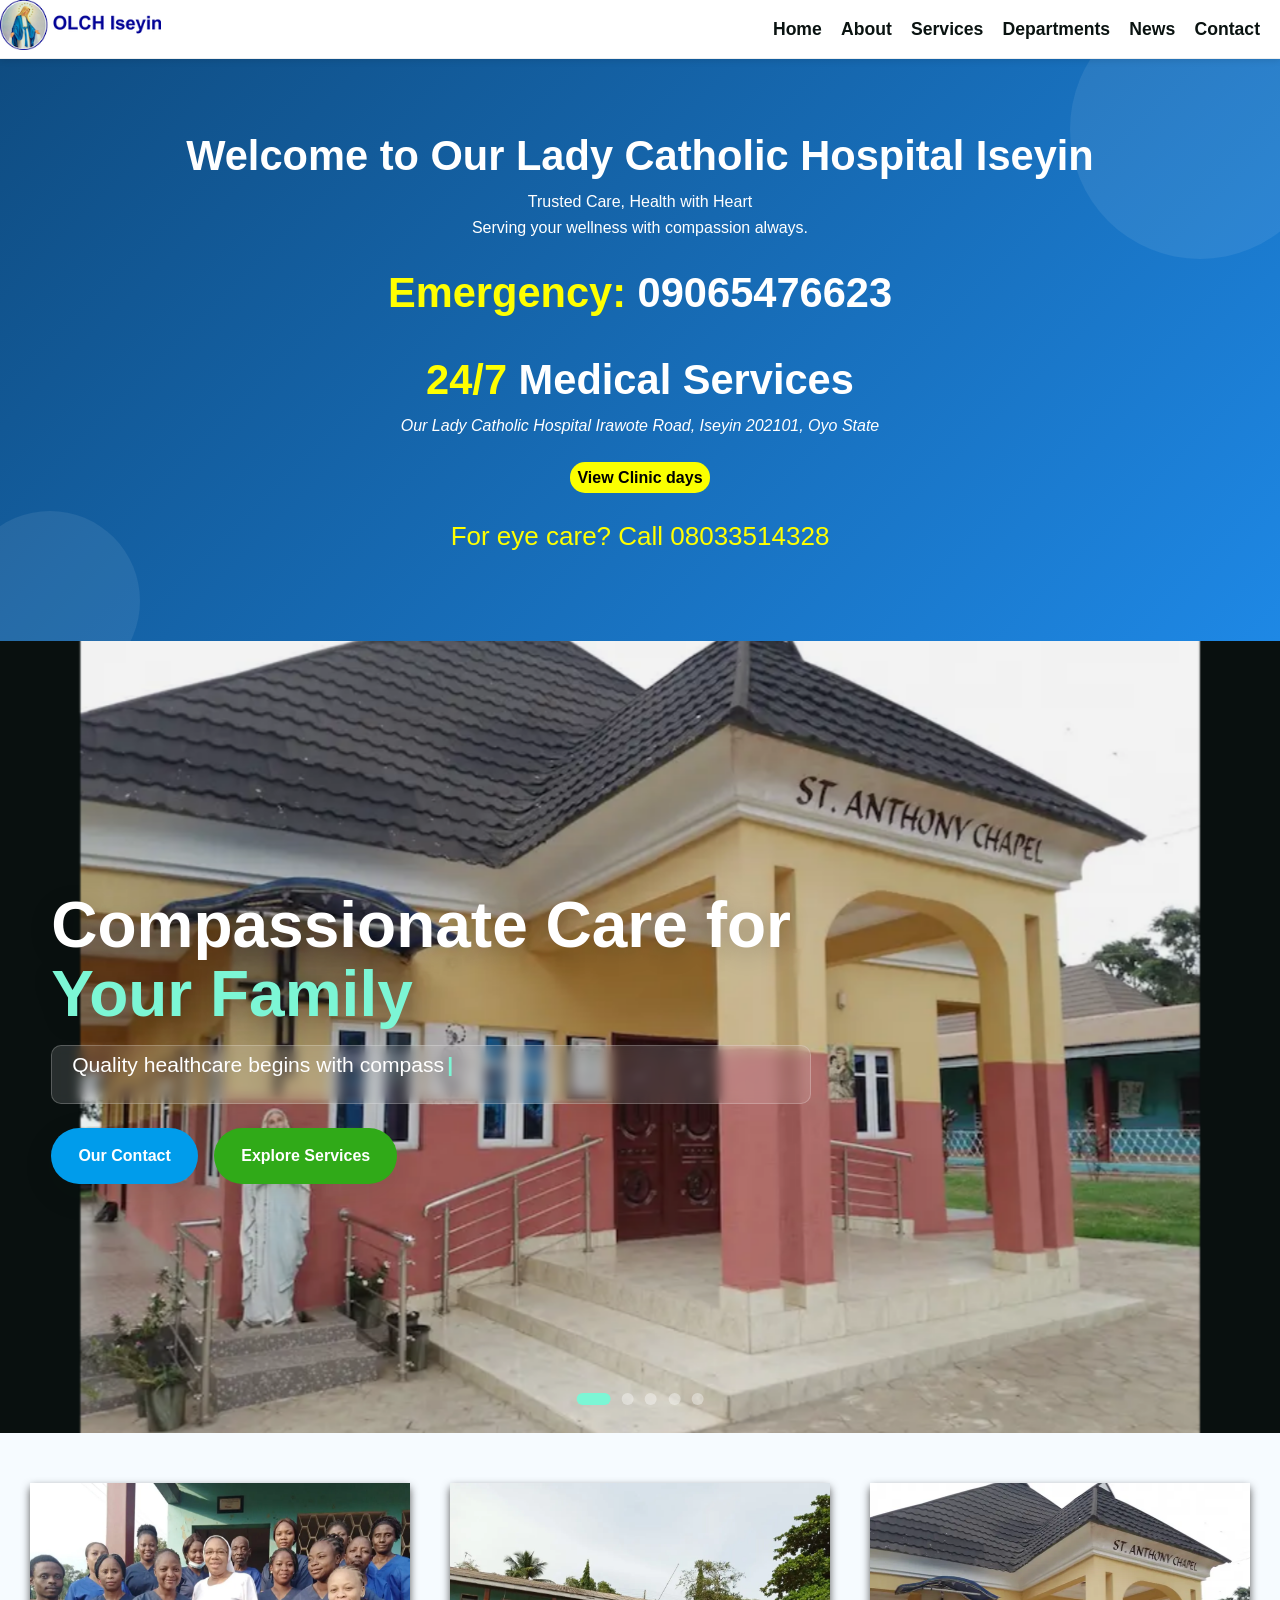
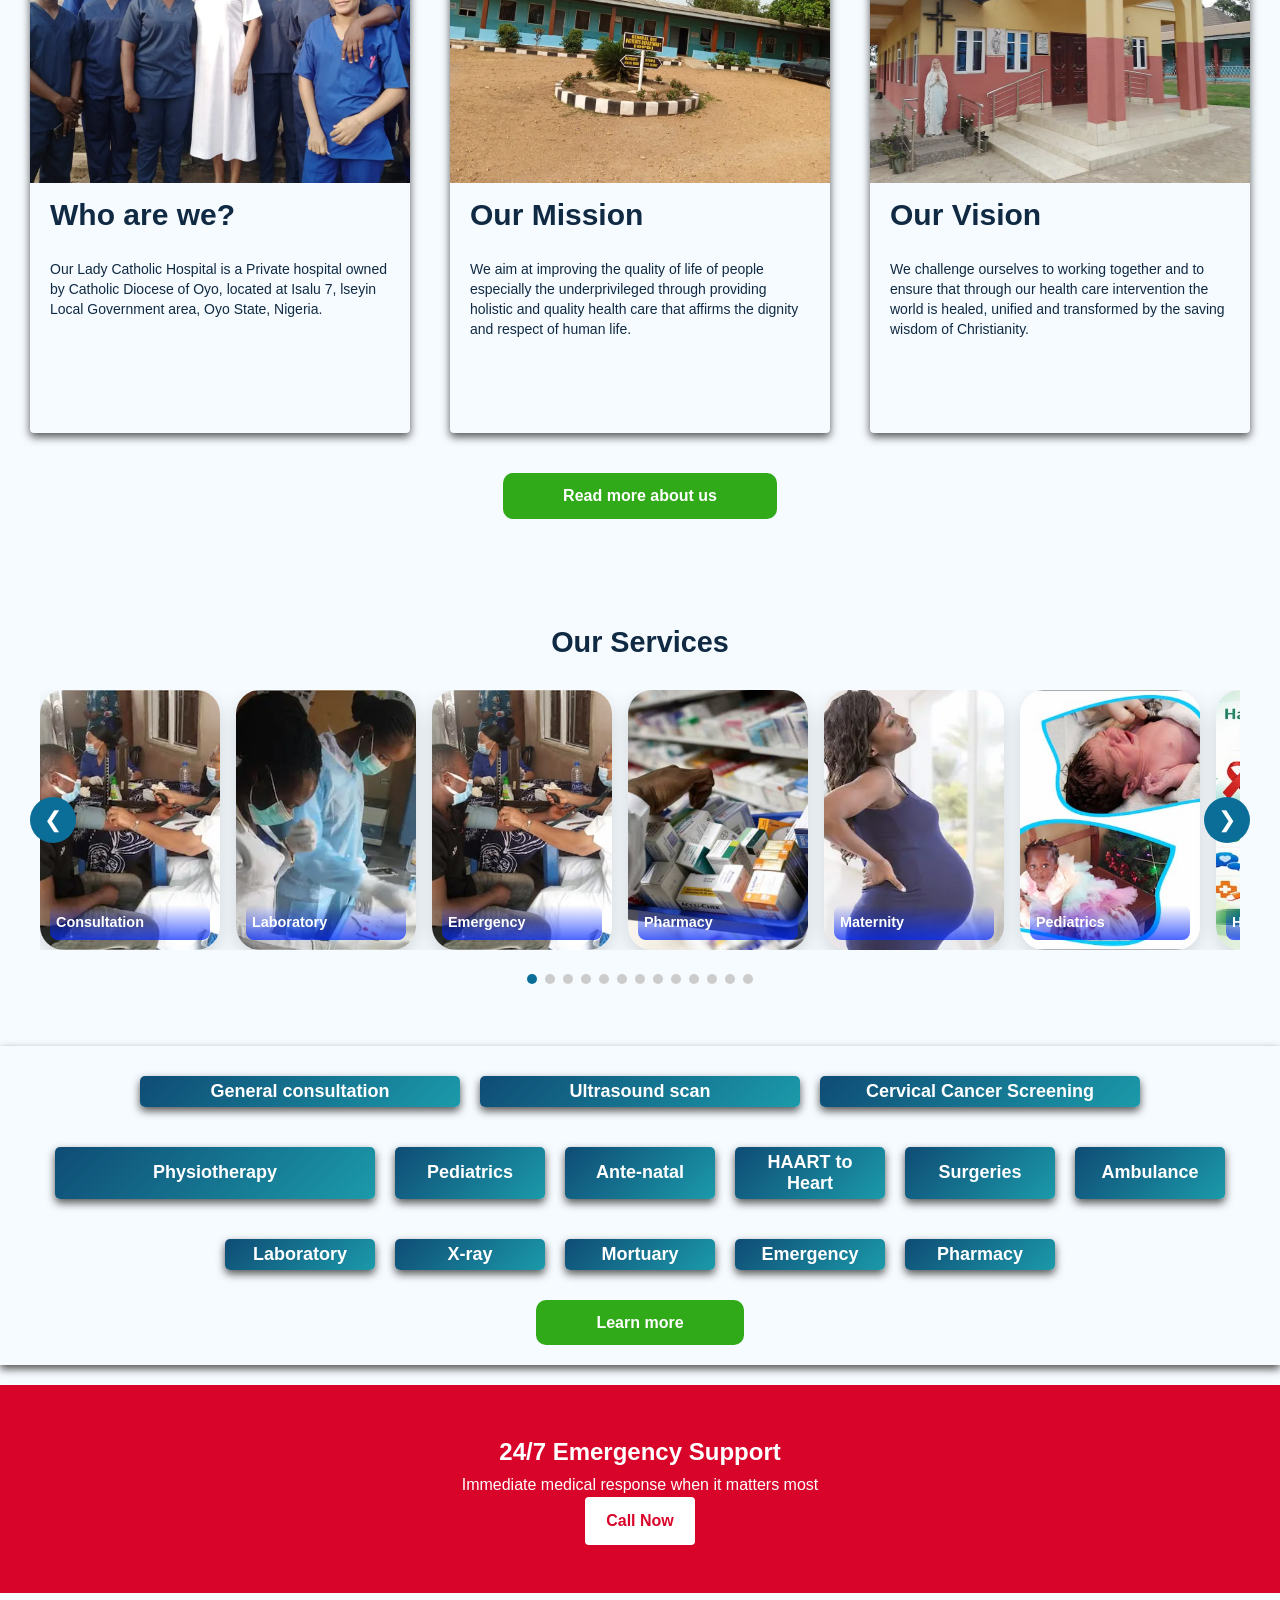
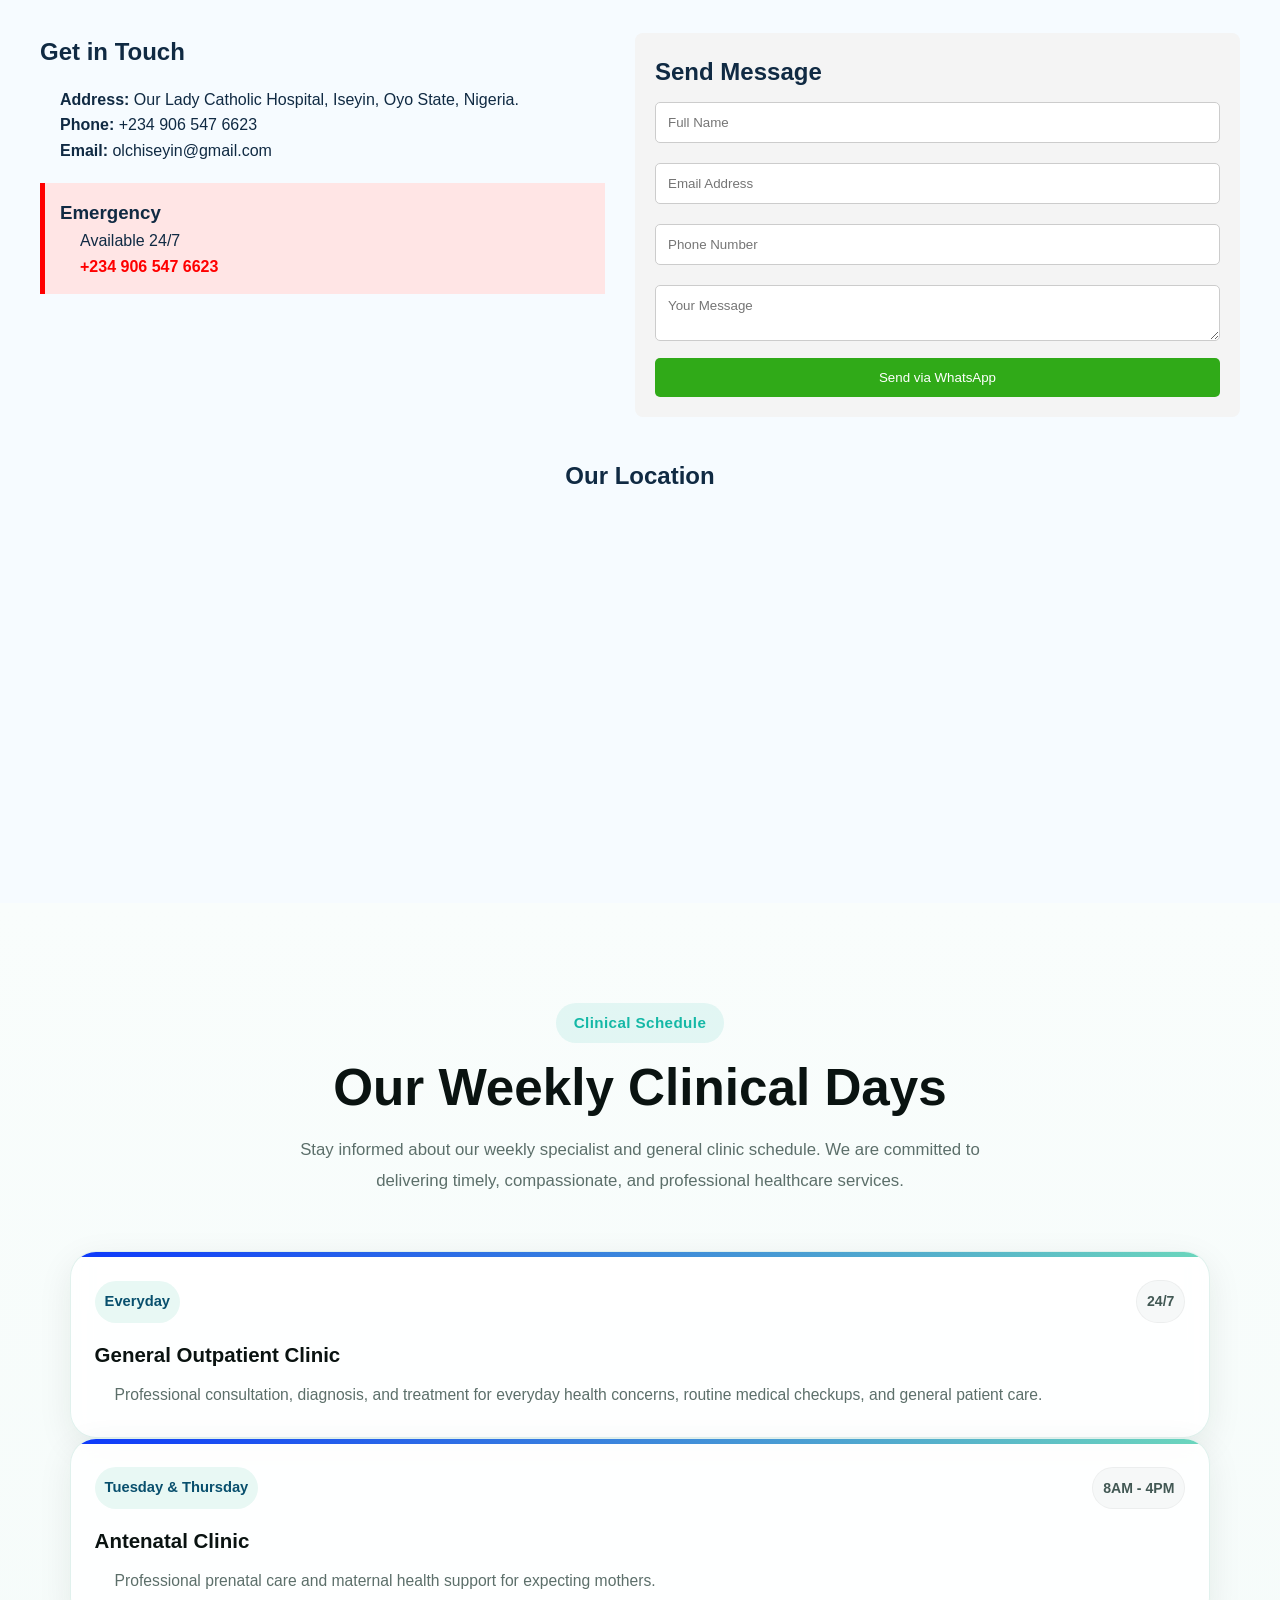
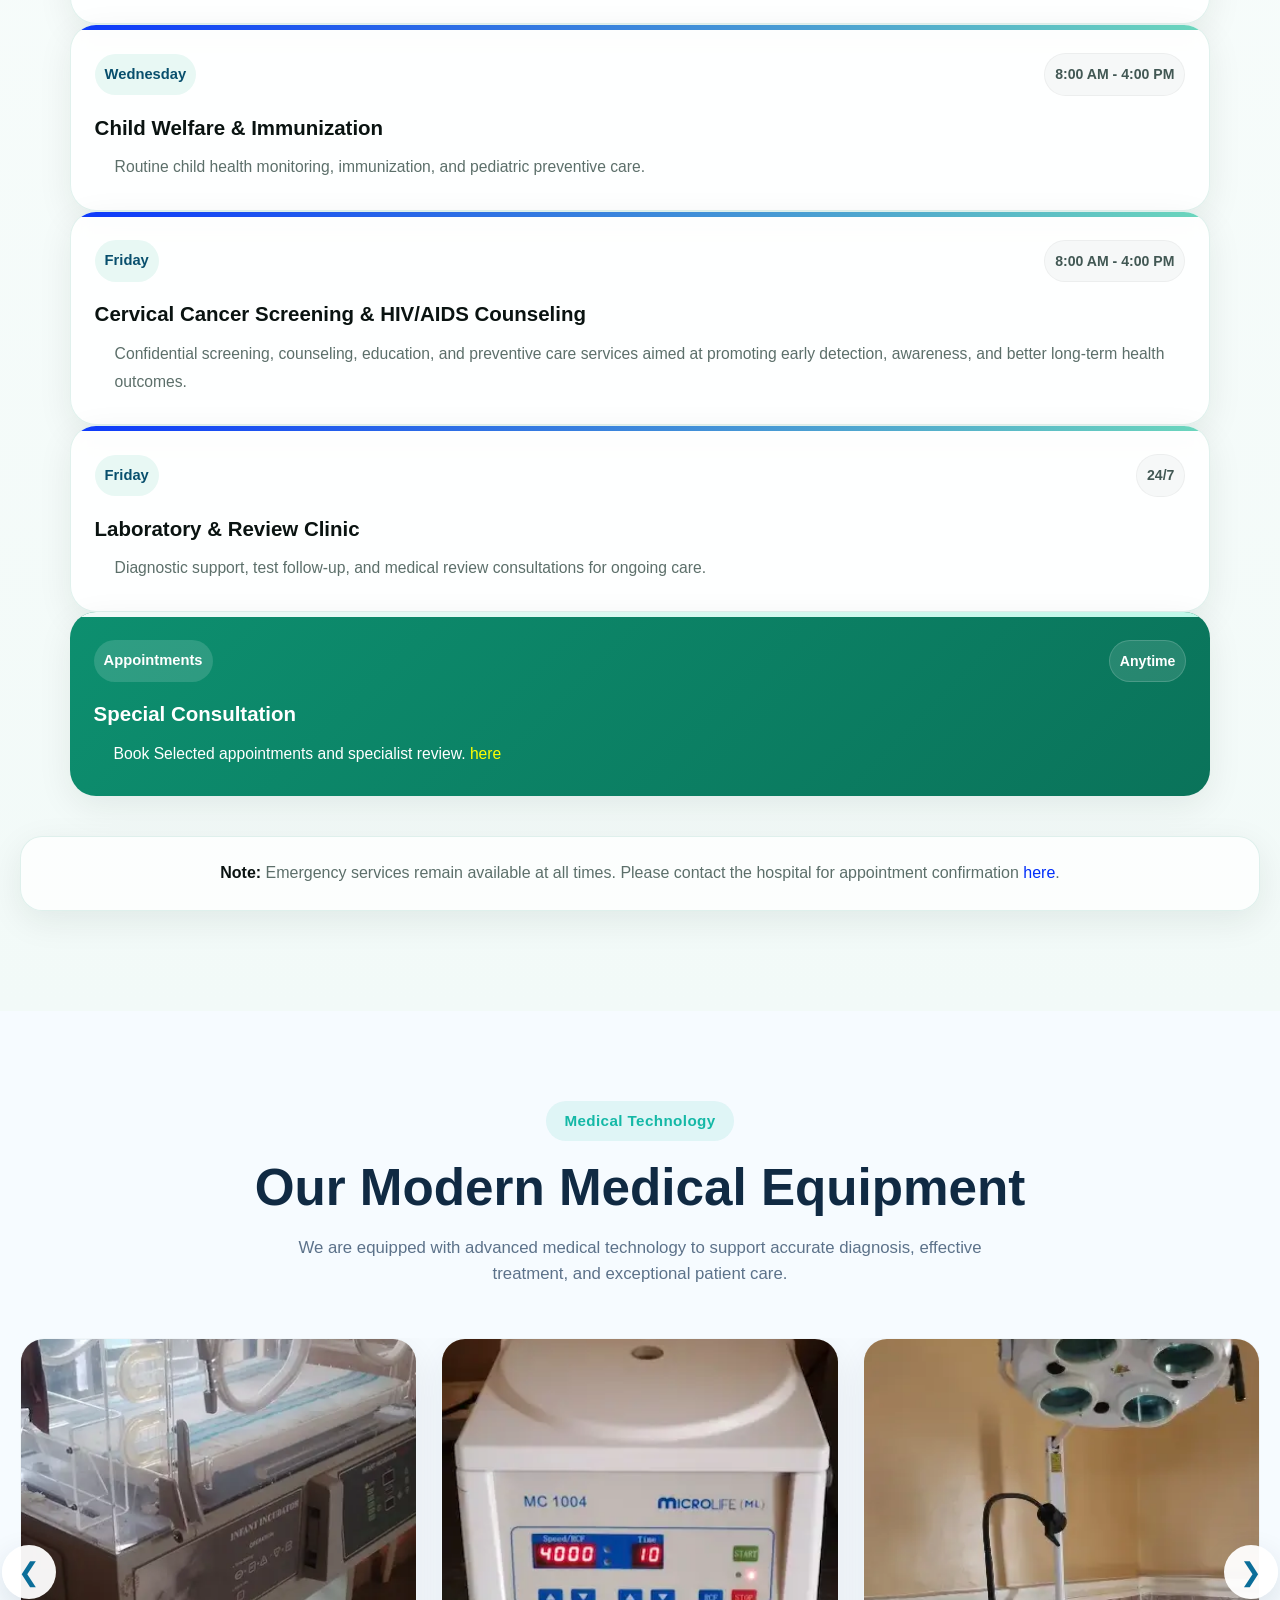
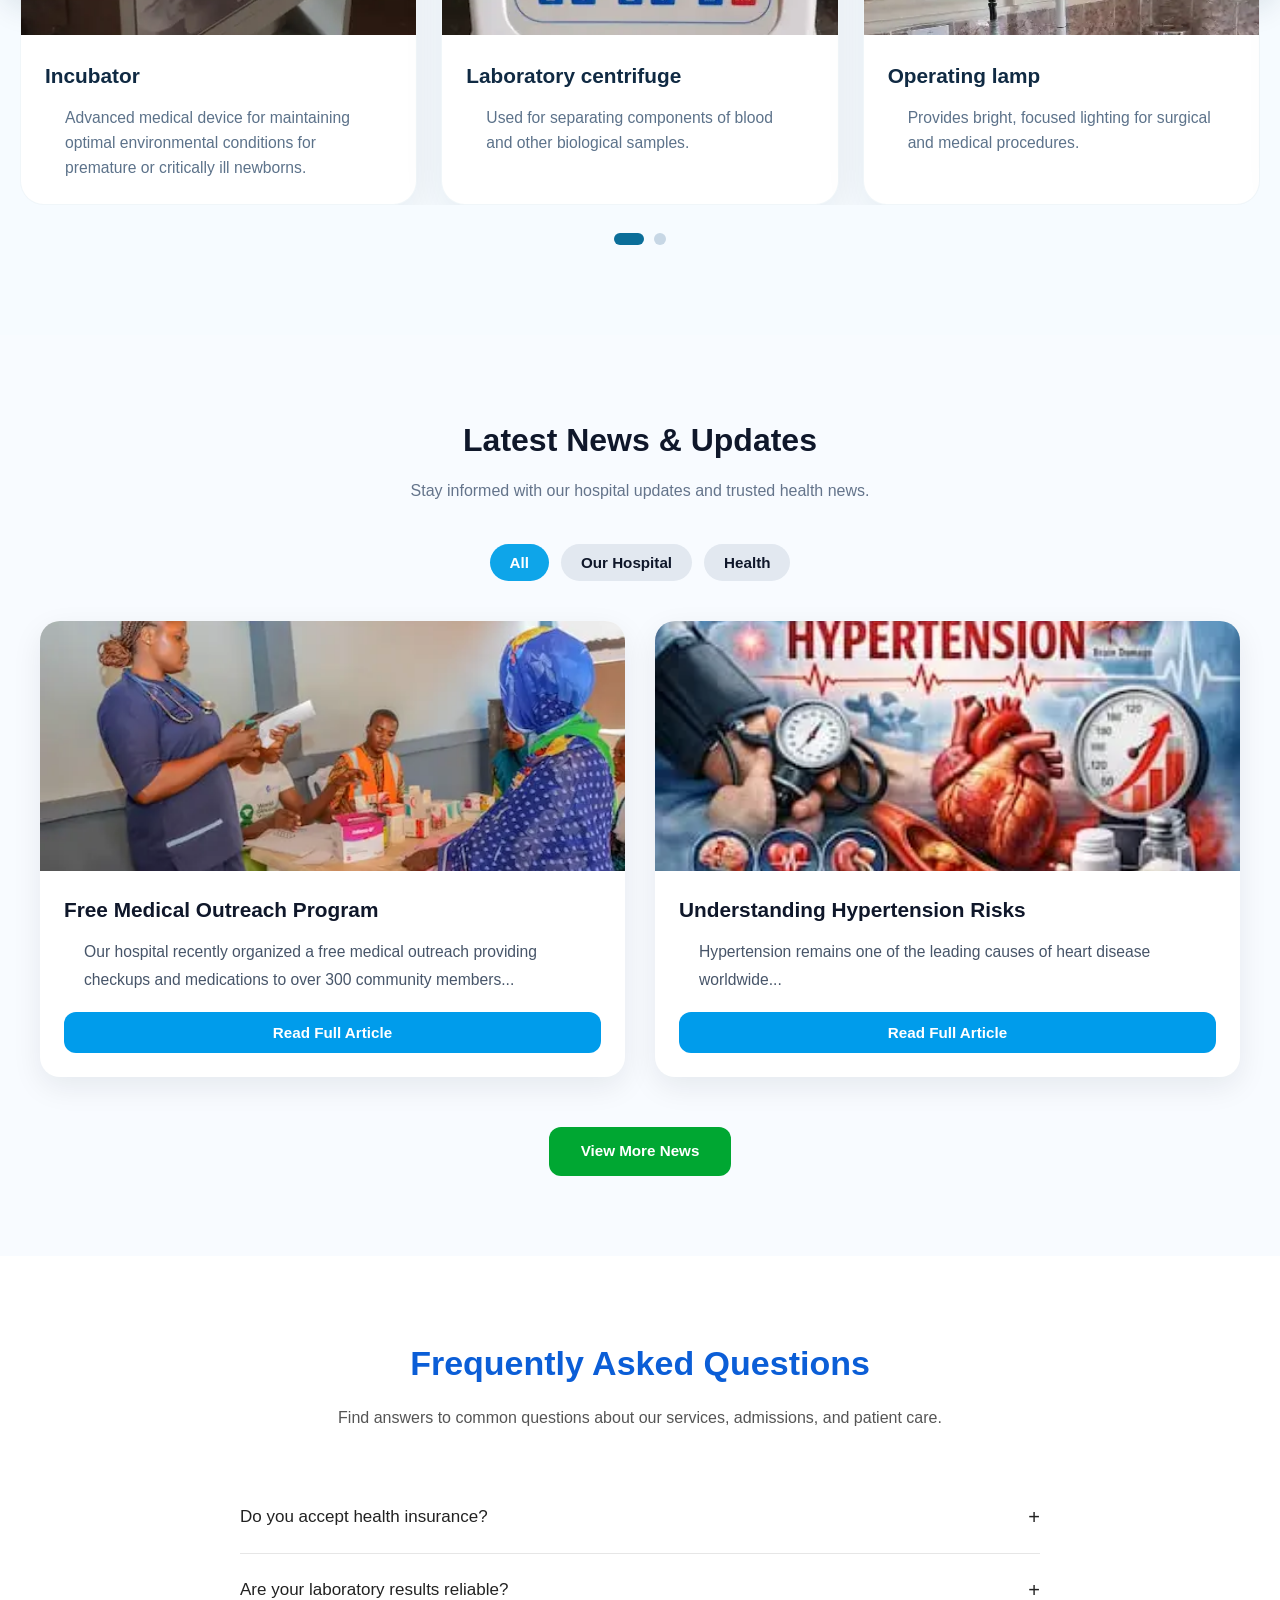
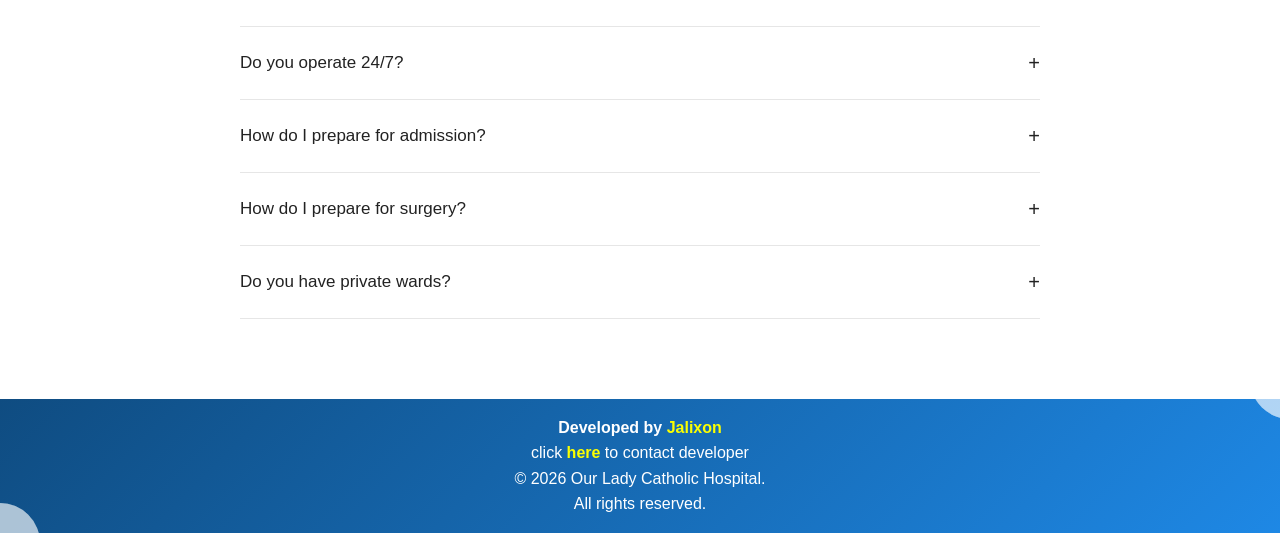
<file: index.html>
<!doctype html>
<html lang="en">
  <head>
    <meta charset="UTF-8" />
    <meta name="viewport" content="width=device-width, initial-scale=1" />
    <meta name="description" content="Our Lady Catholic Hospital Iseyin provides quality Catholic healthcare services in Iseyin, Oyo State. Visit OLCHIseyin.com for appointments and medical services.">
    <title>Our Lady Catholic Hospital, Iseyin, Oyo State</title>
    <meta
      name="description"
      content="Our Lady Catholic Hospital Iseyin provides trusted healthcare, modern facilities, and 24/7 emergency services."
    />

    <link rel="stylesheet" href="./Style/style.css" />
    <link rel="stylesheet" href="./Style/home-intro.css" />
    <link rel="stylesheet" href="./Style/auto-animate.css" />
    <link rel="stylesheet" href="./Style/facilities.css" />
    <link rel="stylesheet" href="./Style/FAQs.css" />
    <link rel="stylesheet" href="./Style/home-page-news-section.css" />
    <link rel="stylesheet" href="./Style/home_page_hero_slider.css" />
    <link rel="stylesheet" href="./Style/contact.css" />
    <link rel="stylesheet" href="./Style/clinical-days.css" />
    <link rel="stylesheet" href="./Style/home-equip-sec.css">
    <!-- <link rel="stylesheet" href="./Style/news.css"> -->
  </head>

  <body>
    <!-- Skip Link for Accessibility -->
    <a href="#main-content" class="skip-link">Skip to main content</a>

    <!-- ================= HEADER ================= -->
    <header class="header" id="navbar">
      <div class="container header__inner">
        <a href="#">
          <img
            style="width: auto; height: 50px"
            src="./Images/logo-olch.png"
            alt=""
        /></a>

        <!-- Hamburger button -->
        <button
          class="nav-toggle"
          aria-label="Open navigation menu"
          aria-expanded="false"
        >
          ☰
        </button>

        <!-- Overlay -->
        <div class="nav-overlay"></div>

        <!-- Slide-in Navigation -->
        <nav class="nav" aria-label="Main navigation">
          <ul class="nav__list">
            <li><a href="./index.html">Home</a></li>
            <li><a href="./pages/about.html">About</a></li>
            <li><a href="./pages/Service.html">Services</a></li>
            <li><a href="./pages/department.html">Departments</a></li>
            <li><a href="./pages/news-page.html">News</a></li>
            <!-- <li><a href="appointment.html">Appointment</a></li> -->
            <li><a href="./pages/contact.html">Contact</a></li>
          </ul>
        </nav>
      </div>
    </header>
    <main id="main-content">
      <!-- ================= HERO ================= -->
      <section class="hero">
        <div class="container2">
          <h2>Welcome to Our Lady Catholic Hospital Iseyin</h2>
          <p>
            Trusted Care, Health with Heart <br />
            Serving your wellness with compassion always.
          </p>
          
          <h2 class="homeServiceIntro"> <span class="always"> Emergency:</span>  09065476623</h2>
          <h2 class="homeServiceIntro"> <span class="always"> 24/7</span> Medical Services</h2>
          <!-- <p class="clinicalDaysIntro"> Emergency: 09065476623 </p> -->
          <address>
            <p>Our Lady Catholic Hospital Irawote Road, Iseyin 202101, Oyo State</p>
          </address><br>
          <a href="#clinical-days" class="clinicDays"> View Clinic days</a> <br> <br>
                      <p style="color: yellow; font-size: 26px; ">For eye care? Call 08033514328</p>

          <!-- <br> -->
          
          <!-- <a href="appointment.html" class="btn btn--primary">Book Appointment</a> -->
        </div>

    
     
      </section>
      <!-- ================================= -->
      <!--     CINEMATIC HOSPITAL HERO       -->
      <!-- ================================= -->

      <section class="cinematic-hero" id="heroSlider">

        <div class="hero-slide">
          <picture class="hero-media">
            <source
              media="(max-width: 768px)"
              srcset="./Images/web-p/chapel.webp"
            />
            <source
              media="(max-width: 1200px)"
              srcset="./Images/web-p/chapel.webp"
            />
            <img
              src="./Images/web-p/chapel.webp"
              alt="Hospital care and treatment scene"
            />
          </picture>
        </div>

        <!-- Slide 1 -->
        <div class="hero-slide active">
          <picture class="hero-media">
            <source
              media="(max-width: 768px)"
              srcset="./Images/web-p/entrance.webp"
            />
            <source
              media="(max-width: 1200px)"
              srcset="./Images/web-p/entrance.webp.jpg"
            />
            <img
              src="./Images/web-p/entrance.webp"
              alt="Hospital building and environment"
            />
          </picture>
        </div>

        <!-- Slide 2 -->
        <div class="hero-slide">
          <picture class="hero-media">
            <source
              media="(max-width: 768px)"
              srcset="./Images/web-p/enviroment.webp"
            />
            <source
              media="(max-width: 1200px)"
              srcset="./Images/web-p/enviroment.webp"
            />
            <img
              src="./Images/web-p/enviroment.webp"
              alt="Doctor attending to patient"
            />
          </picture>
        </div>

        <!-- Slide 3 -->
        <div class="hero-slide">
          <picture class="hero-media">
            <source media="(max-width: 768px)" srcset="./Images/web-p/staff.webp" />
            <source media="(max-width: 1200px)" srcset="./Images/web-p/staff.webp" />
            <img src="./Images/web-p/staff.webp" alt="Medical team in hospital" />
          </picture>
        </div>

        <!-- Slide 4 -->
        <div class="hero-slide">
          <picture class="hero-media">
            <source
              media="(max-width: 768px)"
              srcset="./Images/web-p/nurses.webp"
            />
            <source media="(max-width: 1200px)" srcset="./Images/web-p/nurses.webp" />
            <img
              src="./Images/web-p/nurses.webp"
              alt="Hospital care and treatment scene"
            />
          </picture>
        </div>

        <!-- Overlay -->
        <div class="hero-overlay"></div>

        <!-- Content -->
        <div class="hero-content">
          <!-- <span class="hero-badge">Trusted Healthcare Services</span> -->

          <h1>
            Compassionate Care for
            <span>Your Family</span>
          </h1>

          <p class="hero-quote">
            <span id="typedText"></span><span class="cursor">|</span>
          </p>

          <div class="hero-buttons">
            <a href="#emer-target" class="hero-btn primary-btn">Our Contact</a>
            <a href="#our_service" class="hero-btn secondary-btn"
              >Explore Services</a
            >
          </div>
        </div>

        <!-- Navigation Dots -->
        <div class="hero-dots" id="heroDots"></div>
      </section>

      <!-- ===============INTRODUCTION OF THE HOSPITAL=================== -->
      <div class="box-container">
        <div class="box">
          <img src="./Images/web-p/staff.webp" alt="OLCH Img" />
          <h3>Who are we?</h3>
          <p>
            Our Lady Catholic Hospital is a Private hospital owned by Catholic
            Diocese of Oyo, located at Isalu 7, lseyin Local Government area,
            Oyo State, Nigeria.
          </p>
          <!-- <a href="" id="dynamicButton2" class="rolling-text">learn more</a> -->
        </div>
        <div class="box">
          <img src="./Images/web-p/entrance.webp" alt="OLCH Img" />
          <h3>Our Mission</h3>
          <p>
            We aim at improving the quality of life of people especially the
            underprivileged through providing holistic and quality health care
            that affirms the dignity and respect of human life.
          </p>
          <!-- <a href="#">Contact Us</a> -->
        </div>
        <div class="box">
          
          <img src="./Images/web-p/chapel.webp" alt="OLCH Img" />
          <h3>Our Vision</h3>
          <p>
            We challenge ourselves to working together and to ensure that
            through our health care intervention the world is healed, unified
            and transformed by the saving wisdom of Christianity.
          </p>
          <!-- <a href="#"  id="dynamicButton" class="rolling-text">Book Appointment</a> -->
        </div>

        <div class="btn-wrapper">
          <a class="more-equip-btn" href="./pages/about.html"
            >Read more about us</a
          >
        </div>
      </div>

      <section class="services-section" id="our_service">
        <h2 class="section-title">Our Services</h2>

        <div class="slider-container">
          <!-- Left Arrow (Desktop Only) -->
          <button class="nav-arrow left" id="prevBtn">&#10094;</button>

          <!-- Slider -->
          <div class="slider" id="slider">
            <div class="slides" id="slides">
              <!-- 10 Example Services -->
              <div class="story-card">
                <img src="./Images/service/consultation.webp" /><span>Consultation</span>
              </div>
              <div class="story-card">
                <img src="./Images/service/laboratory.webp" /><span>Laboratory</span>
              </div>
              <div class="story-card">
                <img src="./Images/opd.jpg" /><span>Emergency</span>
              </div>
              <div class="story-card">
                <img src="./Images/pharmacy.jpg" /><span>Pharmacy</span>
              </div>
              <div class="story-card">
                <img src="./Images/service/pregnancy.webp" /><span>Maternity</span>
              </div>
              <div class="story-card">
                <img src="./Images/children.jpg" /><span>Pediatrics</span>
              </div>
              <div class="story-card">
                <img src="./Images/ARVs.jpg" /><span>Haart to Heart</span>
              </div>
              <div class="story-card">
                <img src="./Images/scan.jpg" /><span>UltraSound Scan</span>
              </div>
              <div class="story-card">
                <img src="./Images/physio.jpg" /><span>Physiotherapy</span>
              </div>
              <div class="story-card">
                <img src="./Images/service/surgery.webp" /><span>Surgeries</span>
              </div>
             <div class="story-card">
                <img src="./Images/cervical.jpg" /><span
                  >Cervical Cancer Screening</span
                >
              </div>
              <div class="story-card">
                <img src="./Images/ambulance.jpg" /><span>Ambulance</span>
              </div>
              <div class="story-card">
                <img src="./Images/mortuary.png" /><span>Mortuary</span>
              </div>

            </div>
          </div>

          <!-- Right Arrow -->
          <button class="nav-arrow right" id="nextBtn">&#10095;</button>
        </div>

        <!-- Dots Indicator -->
        <div class="indicators" id="indicators"></div>
      </section>

      <div class="service-container">
        <!-- <h2>Our Services</h2> -->
        <button class="service-btn servies-div-b" data-title="General consultation" data-desc="Comprehensive medical consultations for diagnosis, treatment planning, and health advice.">General consultation</button>
        <button class="service-btn servies-div-b" data-title="Ultrasound scan" data-desc="Non-invasive imaging technique using sound waves to visualize internal body structures, particularly for pregnancy and organ assessment.">Ultrasound scan</button>
        <button class="service-btn servies-div-b" data-title="Cervical Cancer Screening" data-desc="Preventive screening program to detect cervical cancer early through visual inspection with acetic acid.">Cervical Cancer Screening</button>
        <button class="service-btn servies-div-b" data-title="Physiotherapy" data-desc="Rehabilitation therapy to restore movement and function, reduce pain, and improve quality of life.">Physiotherapy</button>
        <button class="service-btn servies-div" data-title="Pediatrics" data-desc="Specialized medical care for infants and children, including routine checkups and vaccinations.">Pediatrics</button>
        <button class="service-btn servies-div" data-title="Ante-natal" data-desc="Prenatal care services for expectant mothers, including monitoring, education, and delivery preparation.">Ante-natal</button>
        <button class="service-btn servies-div" data-title="HAART to Heart" data-desc="Comprehensive HIV/AIDS care program providing antiretroviral therapy, counseling, and support services.">HAART to Heart</button>
        <button class="service-btn servies-div" data-title="Surgeries" data-desc="Surgical procedures performed by qualified doctors for various medical conditions.">Surgeries</button>
        <button class="service-btn servies-div" data-title="Ambulance" data-desc="Emergency transportation services to quickly and safely transport patients to the hospital.">Ambulance</button>
        <button class="service-btn servies-div" data-title="Laboratory" data-desc="Diagnostic testing services including blood tests, urinalysis, and other laboratory examinations.">Laboratory</button>
        <button class="service-btn servies-div" data-title="X-ray" data-desc="Radiographic imaging services for diagnosing fractures, diseases, and internal injuries.">X-ray</button>
        <button class="service-btn servies-div" data-title="Mortuary" data-desc="Services for the respectful care, preservation, and storage of deceased bodies.">Mortuary</button>
        <button class="service-btn servies-div" data-title="Emergency" data-desc="24/7 emergency medical services for critical and life-threatening situations.">Emergency</button>
        <button class="service-btn servies-div" data-title="Pharmacy" data-desc="Dispensing of medications and pharmaceutical advice to support patient treatment.">Pharmacy</button>

        <div class="btn-wrapper">
          <a class="more-equip-btn" href="./pages/Service.html"
            >Learn more</a
          >
        </div>
      </div>
      <div id="emer-target"></div>

      <!-- ================= EMERGENCY ================= -->
      <section class="emergency" role="alert">
        <h2>24/7 Emergency Support</h2>
        <p>Immediate medical response when it matters most</p>
        <a href="tel:+2349065476623" class="btn btn--emergency">Call Now</a>
      </section>

      <!-- ================================= -->
      <!--     HOSPITAL EQUIPMENT SECTION    -->
      <!-- ================================= -->

      <!-- CONTACT SECTION -->
      <section class="contact-container">
        <!-- CONTACT INFO -->
        <div class="contact-info">
          <h2>Get in Touch</h2>

          <p>
            <strong>Address:</strong> Our Lady Catholic Hospital, Iseyin, Oyo
            State, Nigeria.
          </p>
          <p><strong>Phone:</strong> +234 906 547 6623</p>
          <p><strong>Email:</strong> olchiseyin@gmail.com</p>

          <!-- Emergency -->
          <div class="emergency-2">
            <h3>Emergency</h3>
            <p>Available 24/7</p>
            <p class="emergency-number">+234 906 547 6623</p>
          </div>

          <!-- Hours -->
          <!-- <div class="hours">
        <h3>Working Hours</h3>
        <p>Mon - Fri: 8AM - 6PM</p>
        <p>Sat: 9AM - 3PM</p>
        <p>Sun: Emergency Only</p>
      </div> -->
        </div>

        <!-- CONTACT FORM -->
        <div class="contact-form" id="contactform">
          <h2>Send Message</h2>

          <form id="form">
            <input type="text" id="name" placeholder="Full Name" required />
            <input
              type="email"
              id="email"
              placeholder="Email Address"
              required
            />
            <input type="tel" id="phone" placeholder="Phone Number" required />
            <textarea
              id="message"
              placeholder="Your Message"
              required
            ></textarea>

            <button type="submit" >Send via WhatsApp</button>
          </form>
        </div>
      </section>

      <section class="map-section">
        <h2 class="map-heading">Our Location</h2>

        <iframe src="https://www.google.com/maps/embed?pb=!1m18!1m12!1m3!1d3951.1633360235014!2d3.5891345999999995!3d7.9820617!2m3!1f0!2f0!3f0!3m2!1i1024!2i768!4f13.1!3m3!1m2!1s0x1030b1bcf8f7c695%3A0xdbee9af7a8bfe6c3!2sOur%20Lady%20Catholic%20Hospital!5e0!3m2!1sen!2sng!4v1774938796605!5m2!1sen!2sng" width="100%" height="400" style="border:0;" allowfullscreen="" loading="lazy" referrerpolicy="no-referrer-when-downgrade"></iframe>
      </section>

      <!-- ================================= -->
      <!--        CLINICAL DAYS SECTION      -->
      <!-- ================================= -->

      <section class="clinical-days-section" id="clinical-days">
        <div class="clinical-days-container">
          <!-- Section Header -->
          <div class="clinical-days-header">
            <span class="section-tag">Clinical Schedule</span>
            <h2>Our Weekly Clinical Days</h2>
            <p>
              Stay informed about our weekly specialist and general clinic
              schedule. We are committed to delivering timely, compassionate,
              and professional healthcare services.
            </p>
          </div>

            <article class="clinical-card">
                    <div class="clinical-day-top">
                      <span class="day-badge">Everyday</span>
                      <span class="time-badge">24/7</span>
                    </div>
                  <h3>General Outpatient Clinic</h3>
                  <p>
                    Professional consultation, diagnosis, and treatment for everyday health
                    concerns, routine medical checkups, and general patient care.
                  </p>
            </article>

            <!-- Tuesday -->
            <article class="clinical-card">
              <div class="clinical-day-top">
                <span class="day-badge">Tuesday & Thursday</span>
                <span class="time-badge">8AM - 4PM</span>
              </div>
              <h3>Antenatal Clinic</h3>
              <p>
                Professional prenatal care and maternal health support for
                expecting mothers.
              </p>
            </article>

            <!-- Wednesday -->
            <article class="clinical-card">
              <div class="clinical-day-top">
                <span class="day-badge">Wednesday</span>
                <span class="time-badge">8:00 AM - 4:00 PM</span>
              </div>
              <h3>Child Welfare & Immunization</h3>
              <p>
                Routine child health monitoring, immunization, and pediatric
                preventive care.
              </p>
            </article>
            <article class="clinical-card">
              <div class="clinical-day-top">
                <span class="day-badge">Friday</span>
                <span class="time-badge">8:00 AM - 4:00 PM</span>
              </div>
              <h3>Cervical Cancer Screening & HIV/AIDS Counseling</h3>
              <p>
                Confidential screening, counseling, education, and preventive
                care services aimed at promoting early detection, awareness, and
                better long-term health outcomes.
              </p>
            </article>

            <!-- Friday -->
            <article class="clinical-card">
              <div class="clinical-day-top">
                <span class="day-badge">Friday</span>
                <span class="time-badge">24/7</span>
              </div>
              <h3>Laboratory & Review Clinic</h3>
              <p>
                Diagnostic support, test follow-up, and medical review
                consultations for ongoing care.
              </p>
            </article>

            <!-- appointments -->
            <article class="clinical-card emergency-card">
              <div class="clinical-day-top">
                <span class="day-badge">Appointments</span>
                <span class="time-badge">Anytime</span>
              </div>
              <h3>Special Consultation</h3>
              <p>
               Book Selected appointments and specialist review.
               <a class="appointment-btn" href="#emer-target">here</a>
              </p>
            </article>
          </div>

          <!-- Bottom Notice -->
          <div class="clinical-days-footer">
            <p>
              <strong>Note:</strong> Emergency services remain available at all
              times. Please contact the hospital for 
              appointment confirmation <a class="clinical-contact-btn" href="#contactform">here</a>.
            </p>
          </div>
        </div>
      </section>


          <!-- =========================
       EQUIPMENT SECTION
  ========================== -->
  <section class="equipment-section" id="equipment">
    <div class="equipment-container">

      <!-- Header -->
      <div class="section-header reveal">
        <span class="section-tag">Medical Technology</span>
        <h2>Our Modern Medical Equipment</h2>
        <p>
          We are equipped with advanced medical technology to support accurate diagnosis,
          effective treatment, and exceptional patient care.
        </p>
      </div>

      <!-- Slider Wrapper -->
      <div class="equipment-slider-wrapper reveal">
        
        <!-- Previous Button -->
        <button class="slider-btn prev-btn" aria-label="Previous equipment">
          &#10094;
        </button>

        <!-- Slider -->
        <div class="equipment-slider" id="equipmentSlider">

          <!-- Track -->
          <div class="equipment-track" id="equipmentTrack">

            <!-- Card 1 -->
            <article class="equipment-card">
              <div class="equipment-image">
                <img 
                  src="./Images/equipment/incubator.webp" 
                  alt="Incubator"
                  loading="lazy"
                  decoding="async"
                />
              </div>
              <div class="equipment-content">
                <h3>Incubator</h3>
                <p>Advanced medical device for maintaining optimal environmental conditions for premature or critically ill newborns.</p>
              </div>
            </article>

            <!-- Card 2 -->
            <article class="equipment-card">
              <div class="equipment-image">
                <img 
                  src="./Images/equipment/microLife.webp" 
                  alt="Laboratory centrifuge"
                  loading="lazy"
                  decoding="async"
                />
              </div>
              <div class="equipment-content">
                <h3>Laboratory centrifuge</h3>
                <p>Used for separating components of blood and other biological samples.</p>
              </div>
            </article>

            <!-- Card 3 -->
            <article class="equipment-card">
              <div class="equipment-image">
                <img 
                  src="./Images/equipment/lamp.webp" 
                  alt="Operating lamp"
                  loading="lazy"
                  decoding="async"
                />
              </div>
              <div class="equipment-content">
                <h3>Operating lamp</h3>
                <p>Provides bright, focused lighting for surgical and medical procedures.</p>
              </div>
            </article>

            <!-- Card 4 -->
            <article class="equipment-card">
              <div class="equipment-image">
                <img 
                  src="./Images/equipment/concentrator.webp" 
                  alt="Oxygen Concentrator"
                  loading="lazy"
                  decoding="async"
                />
              </div>
              <div class="equipment-content">
                <h3>Oxygen Concentrator</h3>
                <p>Provides concentrated oxygen for patients with respiratory conditions.</p>
              </div>
            </article>

            <!-- Card 5 -->
            <article class="equipment-card">
              <div class="equipment-image">
                <img 
                  src="./Images/equipment/trolley.webp" 
                  alt="Stretcher Trolley"
                  loading="lazy"
                  decoding="async"
                />
              </div>
              <div class="equipment-content">
                <h3>Stretcher Trolley</h3>
                <p>Used for safely transporting patients within the hospital, especially in emergencies.</p>
              </div>
            </article>

            <!-- Card 6 -->
            <article class="equipment-card">
              <div class="equipment-image">
                <img 
                  src="./Images/equipment/table.webp" 
                  alt="Operating Table"
                  loading="lazy"
                  decoding="async"
                />
              </div>
              <div class="equipment-content">
                <h3>Operating Table</h3>
                <p>Provides a stable and adjustable surface for surgical and medical procedures.</p>
              </div>
            </article>

          </div>
        </div>

        <!-- Next Button -->
        <button class="slider-btn next-btn" aria-label="Next equipment">
          &#10095;
        </button>
      </div>

      <!-- Dots -->
      <div class="slider-dots" id="sliderDots"></div>
    </div>
  </section>


   
      <!-- ================================= -->
      <!--         HOSPITAL NEWS SECTION     -->
      <!-- ================================= -->

      <section class="news-section">
        <div class="news-section-container">
          <!-- Section Header -->
          <div class="news-header">
            <h2>Latest News & Updates</h2>
            <p>
              Stay informed with our hospital updates and trusted health news.
            </p>
          </div>

          <!-- Category Filter Buttons -->
          <div class="news-filters">
            <button class="filter-btn active" data-category="all">All</button>
            <button class="filter-btn" data-category="hospital">
              Our Hospital
            </button>
            <button class="filter-btn" data-category="health">Health</button>
          </div>

          <!-- News Grid -->
          <div class="news-grid">
            <!-- News Item 1 -->
            <div class="news-card" data-category="hospital">
              <img
                src="./Images/service/outreach.webp"
                alt="Hospital Outreach Program"
                loading="lazy"
                decoding="async"
              />

              <div class="news-content">
                <h3>Free Medical Outreach Program</h3>

                <p class="news-excerpt">
                  Our hospital recently organized a free medical outreach
                  providing checkups and medications to over 300 community
                  members...
                </p>

                <!-- Full Article -->
                <div class="news-full">
                  <p>
                    Our hospital recently organized a free medical outreach
                    providing checkups, laboratory screening, blood pressure
                    monitoring, and medications to over 300 community members.
                    The event was conducted by our qualified medical team and
                    aimed at improving preventive healthcare awareness.
                  </p>

                  <button class="close-btn">Close</button>
                </div>

                <button class="read-btn">Read Full Article</button>
              </div>
            </div>

            <!-- News Item 2 -->
            <div class="news-card" data-category="health">
              <img
                src="./Images/service/hypertension.webp"
                alt="Hypertension Awareness"
              />

              <div class="news-content">
                <h3>Understanding Hypertension Risks</h3>

                <p class="news-excerpt">
                  Hypertension remains one of the leading causes of heart
                  disease worldwide...
                </p>

                <div class="news-full">
                  <p>
                    Hypertension remains one of the leading causes of heart
                    disease worldwide. Regular monitoring, healthy eating
                    habits, reduced salt intake, and routine medical checkups
                    are essential preventive steps. Early detection
                    significantly reduces complications.
                  </p>

                  <button class="close-btn">Close</button>
                </div>

                <button class="read-btn">Read Full Article</button>
              </div>
            </div>
          </div>

          <!-- View More Button -->
          <div class="view-more">
            <a href="./pages/news-page.html" class="more-news-btn"
              >View More News</a
            >
          </div>
        </div>
      </section>

      <!-- ================================= -->
      <!--           FAQ SECTION             -->
      <!-- ================================= -->

      <section class="faq">
        <div class="container">
          <!-- Section Header -->
          <div class="faq-header">
            <h2>Frequently Asked Questions</h2>
            <p>
              Find answers to common questions about our services, admissions,
              and patient care.
            </p>
          </div>

          <!-- FAQ Accordion -->
          <div class="faq-container">
            <!-- 2 -->
            <div class="faq-item">
              <input type="checkbox" id="faq2" />
              <label for="faq2" class="faq-question">
                Do you accept health insurance?
                <span class="icon">+</span>
              </label>
              <div class="faq-answer">
                <p>
                  Yes, we accept selected HMOs and private insurance plans.
                  Please contact us
                  <a class="FAQs-contact-us-btn" href="./pages/contact.html"
                    >here</a
                  >
                  for confirmation.
                </p>
              </div>
            </div>

            <!-- 3 -->
            <div class="faq-item">
              <input type="checkbox" id="faq3" />
              <label for="faq3" class="faq-question">
                Are your laboratory results reliable?
                <span class="icon">+</span>
              </label>
              <div class="faq-answer">
                <p>
                  Our laboratory uses certified equipment and follows strict
                  quality control standards.
                </p>
              </div>
            </div>

            <!-- 4 -->
            <div class="faq-item">
              <input type="checkbox" id="faq4" />
              <label for="faq4" class="faq-question">
                Do you operate 24/7?
                <span class="icon">+</span>
              </label>
              <div class="faq-answer">
                <p>
                  Yes, our emergency and inpatient services operate 24 hours
                  daily.
                </p>
              </div>
            </div>

            <!-- 5 -->
            <div class="faq-item">
              <input type="checkbox" id="faq5" />
              <label for="faq5" class="faq-question">
                How do I prepare for admission?
                <span class="icon">+</span>
              </label>
              <div class="faq-answer">
                <p>
                  Please bring your medical records, valid ID, personal
                  essentials, and any required admission documents.
                </p>
              </div>
            </div>

            <!-- 6 -->
            <div class="faq-item">
              <input type="checkbox" id="faq6" />
              <label for="faq6" class="faq-question">
                How do I prepare for surgery?
                <span class="icon">+</span>
              </label>
              <div class="faq-answer">
                <p>
                  Follow your doctor's instructions, including fasting
                  guidelines and pre-surgery tests.
                </p>
              </div>
            </div>

            <!-- 7 -->
            <!-- <div class="faq-item">
                <input type="checkbox" id="faq7">
                <label for="faq7" class="faq-question">
                    When can my relatives visit me?
                    <span class="icon">+</span>
                </label>
                <div class="faq-answer">
                    <p>Visiting hours are scheduled daily. Please check with the nurses' station for current visiting times.</p>
                </div>
            </div> -->

            <!-- 8 -->
            <div class="faq-item">
              <input type="checkbox" id="faq8" />
              <label for="faq8" class="faq-question">
                Do you have private wards?
                <span class="icon">+</span>
              </label>
              <div class="faq-answer">
                <p>
                  Yes, we offer private wards designed for comfort, privacy, and
                  personalized care.
                </p>
              </div>
            </div>
          </div>
        </div>
      </section>
    </main>

    <!-- Footer -->
    <footer class="footer fade-section">
      <div class="container">
        <p>
          <strong>Developed by </strong>
          <a
            target="_blank"
            class="developer"
            href="https://jalixon.vercel.app/"
            >Jalixon</a
          >
        </p>
        <p>
          click
          <a
            class="developer"
            target="_blank"
            href="https://jalixon.vercel.app/"
            >here</a
          >
          to contact developer
        </p>
      </div>

      <div class="container">
        <p>
          © <span id="current-year"></span> Our Lady Catholic Hospital. <br> All
          rights reserved.
        </p>
      </div>
    </footer>

    <script src="./JS/nav.js"></script>
    <script src="./JS/slider.js"></script>
    <script src="./JS/auto-type.js"></script>
    <script src="./JS/home-page-auto-scroll.js"></script>
    <script src="./JS/auto-update-year.js"></script>
    <script src="./JS/equipment.js"></script>
    <script src="./JS/home-page-news-section.js"></script>
    <script src="./JS/home_page_hero_slider.js"></script>
    <script src="./JS/contact.js"></script>
    <script src="./JS/clinical-days.js"></script>
    <script src="./JS/home-equip-sec.js"></script>
    <script src="./JS/service-modal.js"></script>

    <!-- Service Modal -->
    <div id="service-modal" class="modal">
      <div class="modal-content">
        <span class="close">&times;</span>
        <h2 id="modal-title"></h2>
        <p id="modal-desc"></p>
        <button id="modal-close-btn" class="modal-close-btn">Close</button>
      </div>
    </div>
  </body>
</html>
</file>
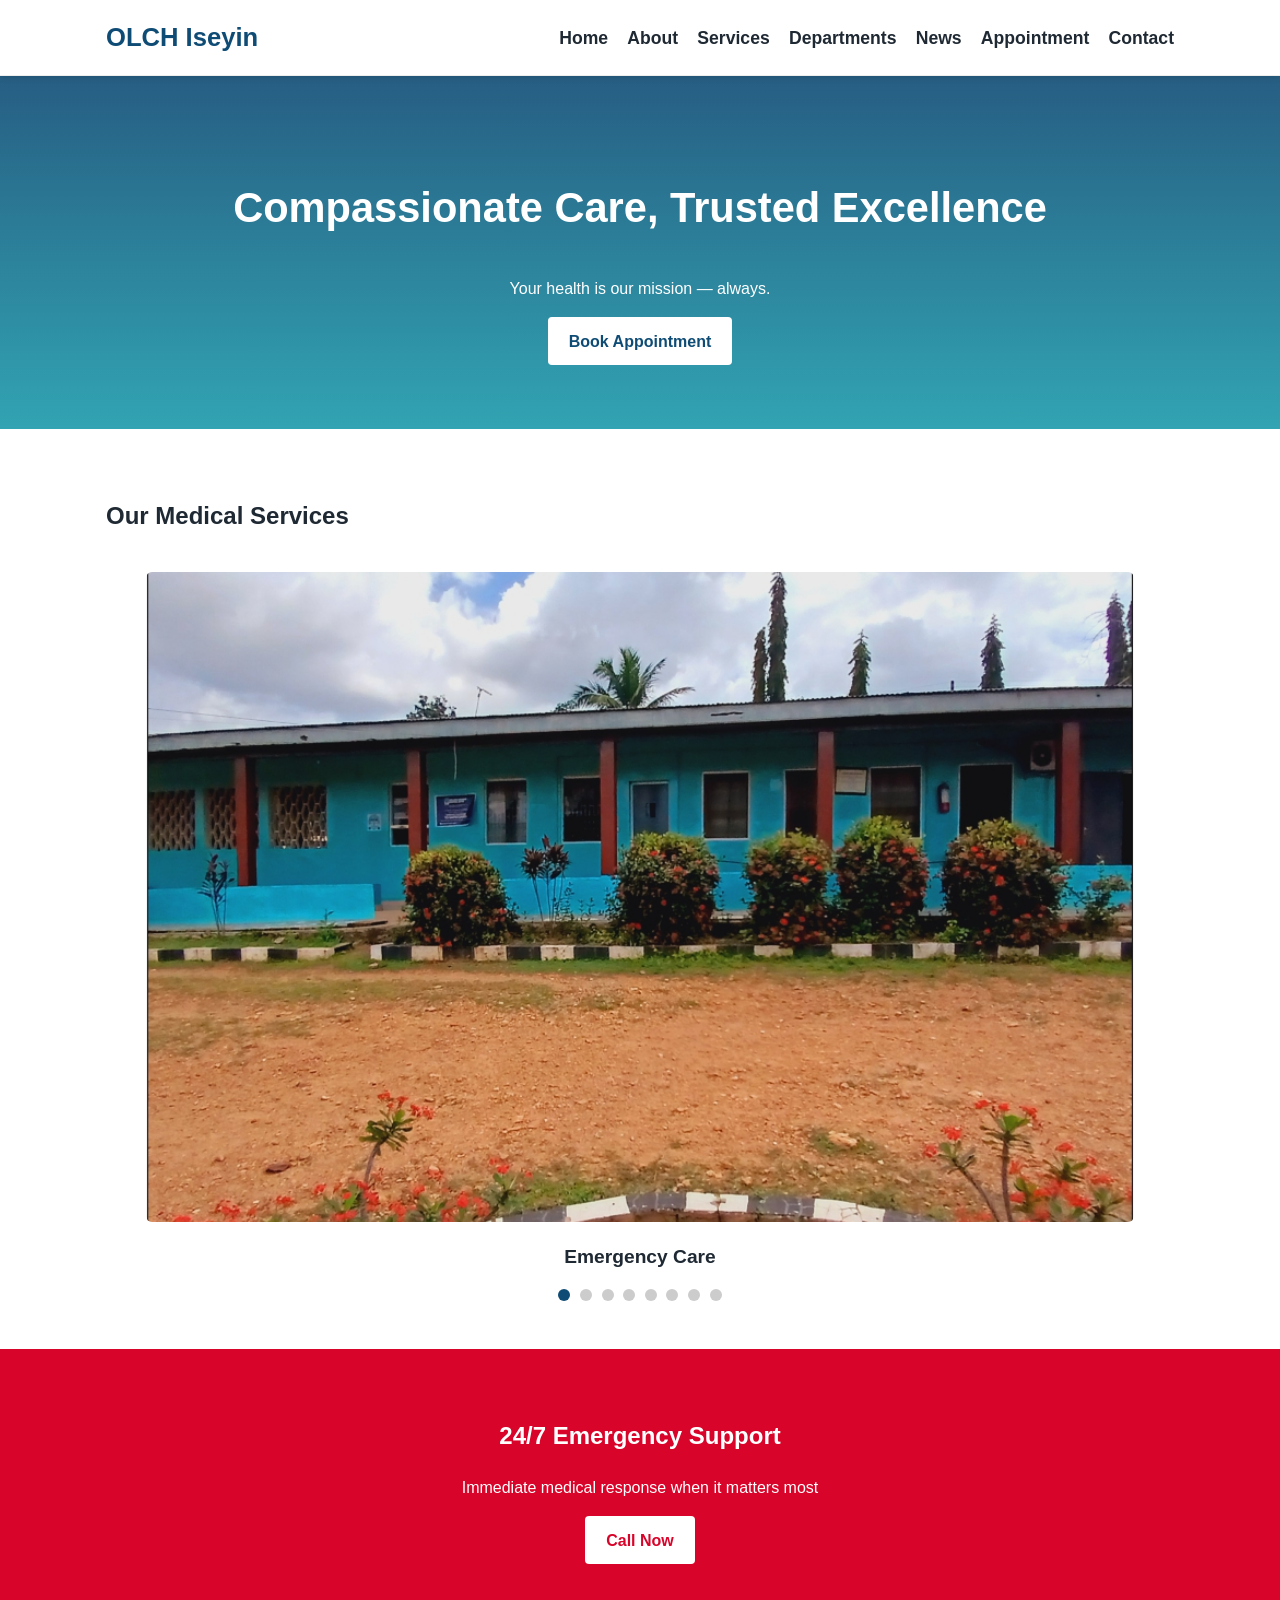
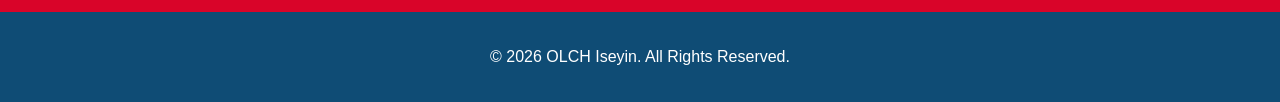
<file: Olch/index.html>
<!DOCTYPE html>
<html lang="en">
<head>
  <meta charset="UTF-8" />
  <meta name="viewport" content="width=device-width, initial-scale=1" />
  <title>OLCH Iseyin | Trusted Healthcare</title>
  <meta name="description" content="Our Lady Catholic Hospital Iseyin provides trusted healthcare, modern facilities, and 24/7 emergency services.">
  
  <link rel="stylesheet" href="./Style/style.css">
</head>

<body>
  <!-- Skip Link for Accessibility -->
  <a href="#main-content" class="skip-link">Skip to main content</a>

  <!-- ================= HEADER ================= -->
  <header class="header">
    <div class="container header__inner">
      <h1 class="logo">OLCH Iseyin</h1>

      <!-- Hamburger button -->
      <button class="nav-toggle" aria-label="Open navigation menu" aria-expanded="false">
        ☰
      </button>

      <!-- Overlay -->
      <div class="nav-overlay"></div>

      <!-- Slide-in Navigation -->
      <nav class="nav" aria-label="Main navigation">
        <ul class="nav__list">
          <li><a href="index.html">Home</a></li>
          <li><a href="about.html">About</a></li>
          <li><a href="services.html">Services</a></li>
          <li><a href="departments.html">Departments</a></li>
          <li><a href="news.html">News</a></li>
          <li><a href="appointment.html">Appointment</a></li>
          <li><a href="contact.html">Contact</a></li>
        </ul>
      </nav>
    </div>
  </header>

  <!-- ================= HERO ================= -->
  <section class="hero">
    <div class="container">
      <h2>Compassionate Care, Trusted Excellence</h2>
      <p>Your health is our mission — always.</p>
      <a href="appointment.html" class="btn btn--primary">Book Appointment</a>
    </div>
  </section>

  <main id="main-content">

    <!-- ================= SERVICES (PHOTO SLIDER + DOTS) ================= -->
    <section class="section services" aria-labelledby="services-title">
      <div class="container">
        <h2 id="services-title">Our Medical Services</h2>

        <div class="services-slider">
          <figure class="service-slide active">
            <img src="./Images/ent.jpg" alt="Hospital emergency care unit" loading="lazy">
            <figcaption>Emergency Care</figcaption>
          </figure>

          <figure class="service-slide">
            <img src="./Images/lab.jpg" alt="Cardiology department equipment" loading="lazy">
            <figcaption>Cardiology</figcaption>
          </figure>

          <figure class="service-slide">
            <img src="./Images/pat.jpg" alt="Pediatric medical care" loading="lazy">
            <figcaption>Pediatrics</figcaption>
          </figure>

          <figure class="service-slide">
            <img src="./Images/pharmacy.jpg" alt="Medical laboratory diagnostics" loading="lazy">
            <figcaption>Laboratory & Diagnostics</figcaption>
          </figure>

                    <figure class="service-slide">
            <img src="./Images/ent.jpg" alt="Hospital emergency care unit" loading="lazy">
            <figcaption>Emergency Care</figcaption>
          </figure>

          <figure class="service-slide">
            <img src="./Images/lab.jpg" alt="Cardiology department equipment" loading="lazy">
            <figcaption>Cardiology</figcaption>
          </figure>

          <figure class="service-slide">
            <img src="./Images/pat.jpg" alt="Pediatric medical care" loading="lazy">
            <figcaption>Pediatrics</figcaption>
          </figure>

          <figure class="service-slide">
            <img src="./Images/pharmacy.jpg" alt="Medical laboratory diagnostics" loading="lazy">
            <figcaption>Laboratory & Diagnostics</figcaption>
          </figure>

          <!-- Swipe indicators -->
          <div class="slider-dots" aria-label="Slide navigation"></div>
        </div>
      </div>
    </section>

    <!-- ================= EMERGENCY ================= -->
    <section class="emergency" role="alert">
      <h2>24/7 Emergency Support</h2>
      <p>Immediate medical response when it matters most</p>
      <a href="tel:+1234567890" class="btn btn--emergency">Call Now</a>
    </section>

  </main>

  <!-- ================= FOOTER ================= -->
  <footer class="footer">
    <p>© 2026 OLCH Iseyin. All Rights Reserved.</p>
  </footer>

  <script src="./JS/nav.js"></script>
  <script src="./JS/slider.js"></script>
</body>
</html>
</file>
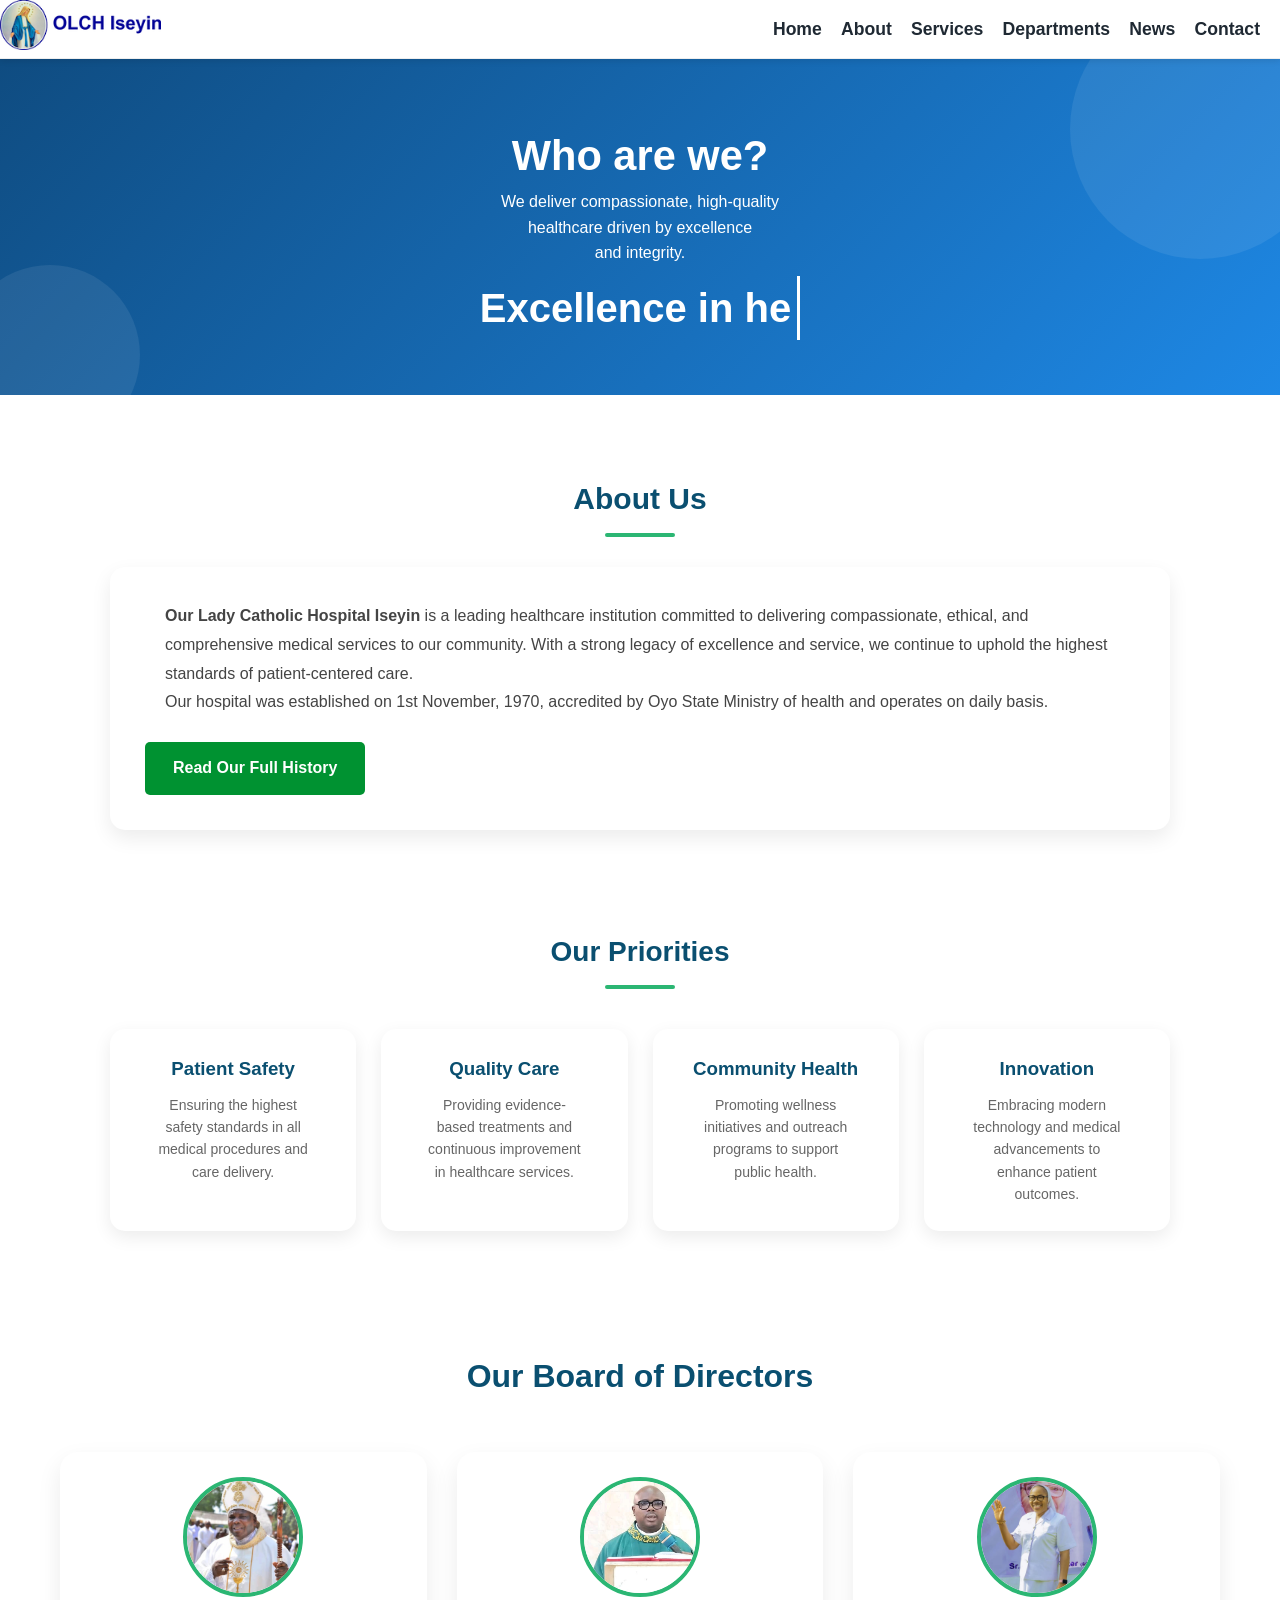
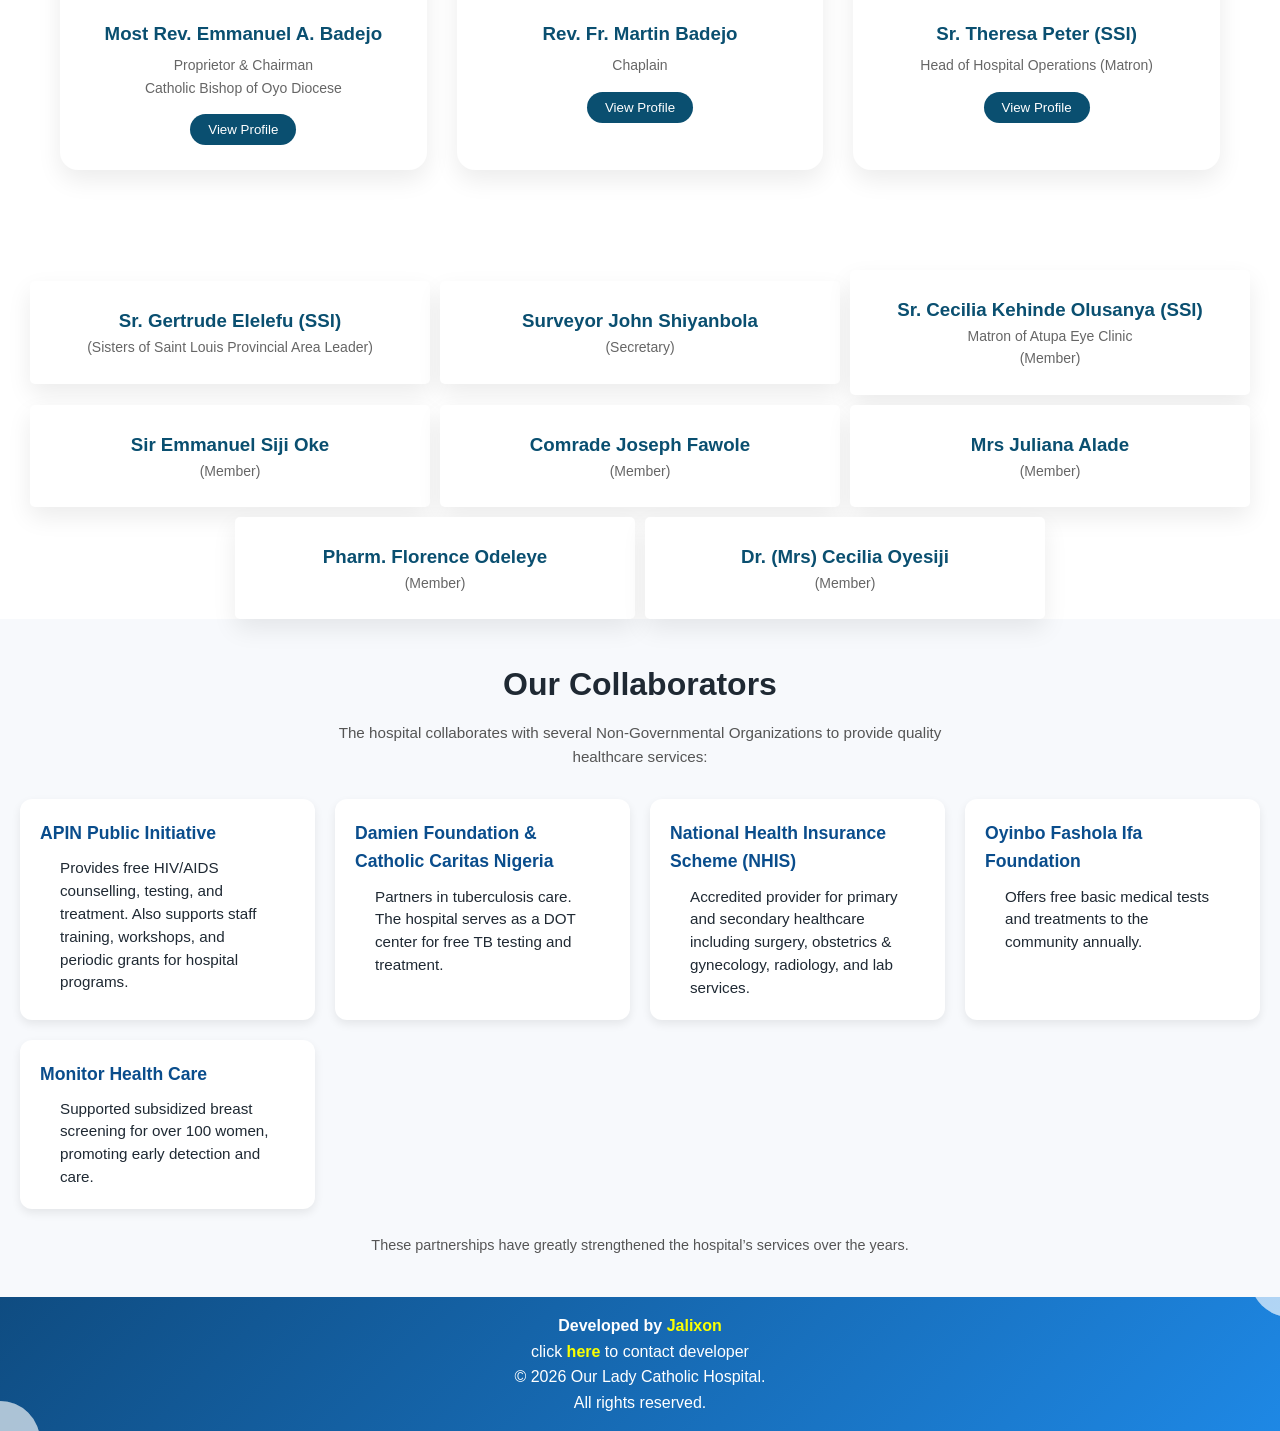
<file: pages/about.html>
<!DOCTYPE html>
<html lang="en">

<head>
  <meta charset="UTF-8" />
  <meta name="viewport" content="width=device-width, initial-scale=1" />
  <title>OLCH Iseyin | About Us</title>
  <meta name="description"
    content="Our Lady Catholic Hospital Iseyin provides trusted healthcare, modern facilities, and 24/7 emergency services.">

  <link rel="stylesheet" href="../Style/about.css">
  <link rel="stylesheet" href="../Style/style.css">
  <link rel="stylesheet" href="../Style/home-intro.css">
  <link rel="stylesheet" href="../Style/auto-animate.css">
  <!-- <link rel="stylesheet" href="../Style/facilities.css"> -->
  <!-- <link rel="stylesheet" href="../Style/FAQs.css"> -->
  <!-- <link rel="stylesheet" href="../Style/news.css"> -->
  <link rel="stylesheet" href="../Style/collaborators.css">
</head>

<body>
  <!-- Skip Link for Accessibility -->
  <a href="#main-content" class="skip-link">Skip to main content</a>

  <!-- ================= HEADER ================= -->
  <header class="header">
    <div class="container header__inner">
      <a href="../index.html"> <img style="width: auto; height: 50px;" src="../Images/logo-olch.png"
          alt=""></a>

      <!-- Hamburger button -->
      <button class="nav-toggle" aria-label="Open navigation menu" aria-expanded="false">
        ☰
      </button>

      <!-- Overlay -->
      <div class="nav-overlay"></div>

      <!-- Slide-in Navigation -->
      <nav class="nav" aria-label="Main navigation">
        <ul class="nav__list">
          <li><a href="../index.html">Home</a></li>
          <li><a href="./about.html">About</a></li>
          <li><a href="./Service.html">Services</a></li>
          <li><a href="./department.html">Departments</a></li>
          <li><a href="./news-page.html">News</a></li>
          <!-- <li><a href="appointment.html">Appointment</a></li> -->
          <li><a href="./contact.html">Contact</a></li>
        </ul>
      </nav>
    </div>
  </header>

  <main id="main-content">
    <!-- ================= HERO ================= -->
    <section class="hero">
      <div class="container2">
        <h2>Who are we?</h2>
        <p>We deliver compassionate, high-quality<br>
           healthcare driven by excellence <br>
          and integrity.</p>
        <!-- <a href="appointment.html" class="btn btn--primary">Book Appointment</a> -->
      </div>

      <div class="container3">
        <!-- Single h1 for typing -->
        <h1 class="type"></h1>
      </div>
    </section>

    <!-- ================================
     ABOUT US SECTION
================================= -->
    <section class="about-section">

      <!-- About Heading -->
      <h2>About Us</h2>

      <!-- About Content Card -->
      <div class="about-container">
        <p>
          <strong>Our Lady Catholic Hospital Iseyin</strong> is a leading healthcare institution
          committed to delivering compassionate, ethical, and comprehensive medical services
          to our community. With a strong legacy of excellence and service, we continue to
          uphold the highest standards of patient-centered care.
        </p>

        <p style="margin-bottom:25px;">


          Our hospital was established on 1st November, 1970, accredited by Oyo State Ministry of health and operates on daily
          basis.
        </p>

        <a href="../pages/history.html" class="history-btn">
          Read Our Full History
        </a>
      </div>

    </section>


    <!-- ================================
     OUR PRIORITIES SECTION
================================= -->
    <section class="priorities-section">

      <h2>Our Priorities</h2>

      <div class="priorities-grid">

        <div class="priority-card">
          <h3>Patient Safety</h3>
          <p>Ensuring the highest safety standards in all medical procedures and care delivery.</p>
        </div>

        <div class="priority-card">
          <h3>Quality Care</h3>
          <p>Providing evidence-based treatments and continuous improvement in healthcare services.</p>
        </div>

        <div class="priority-card">
          <h3>Community Health</h3>
          <p>Promoting wellness initiatives and outreach programs to support public health.</p>
        </div>

        <div class="priority-card">
          <h3>Innovation</h3>
          <p>Embracing modern technology and medical advancements to enhance patient outcomes.</p>
        </div>

      </div>

    </section>

    <!-- =====================================================
     BOARD OF DIRECTORS SECTION
===================================================== -->
    <section class="board-section">

      <h2>Our Board of Directors</h2>

      <div class="directors-grid">

        <div class="director-card">
          <img src="../Images/BOARD/Proprietor.jpg" alt="Most Rev. Emmanuel Adetoyese Badejo" class="director-image"
            data-bio="Most Rev. Emmanuel Adetoyese Badejo serves as the Proprietor & Chairman of Our Lady Catholic Hospital Iseyin by virtue of his office as the Catholic Bishop of the Oyo Diocese. As the ecclesiastical authority of the Diocese, he provides spiritual guidance, institutional oversight, and strategic direction to ensure that the hospital operates in alignment with Catholic values, ethical standards, and its mission of compassionate healthcare service to the community.">

          <h3>Most Rev. Emmanuel A. Badejo</h3>
          <p> Proprietor & Chairman <br>Catholic Bishop of Oyo Diocese</p>

          <button class="preview-btn">View Profile</button>
        </div>

        <!-- Director 2 -->

        <div class="director-card">
          <img src="../Images/BOARD/Dean.jpg" alt="Rev. Fr. Martin Badejo" class="director-image"
            data-bio="Rev. Fr. Martin Badejo serves as the Chaplain of the hospital. He provides high-level administrative supervision, reviews institutional performance, and oversees the authorization of major financial expenditures. Visiting regularly to ensure accountability and compliance, he plays a key role in maintaining institutional stability and governance integrity.">

          <h3>Rev. Fr. Martin Badejo</h3>
          <p>Chaplain</p>

          <button class="preview-btn">View Profile</button>
        </div>

        <!-- Director 3 -->
        <div class="director-card">
          <img src="../Images/BOARD/Matron.jpg" alt="Sr. Theresa Peter" class="director-image"
            data-bio="Sr. Theresa Peter serves as the Head of Hospital Operations. She oversees the daily administration of the hospital, coordinates clinical and non-clinical staff, and ensures that all departments function efficiently. Her leadership guarantees smooth day-to-day service delivery and the maintenance of high standards in patient care and operational discipline.">

          <h3>Sr. Theresa Peter (SSl)</h3>
          <p>Head of Hospital Operations (Matron)</p>

          <button class="preview-btn">View Profile</button>
        </div>
      </div>

    </section>

    <section class="other-members">
      <div class="others-boxes">
        <h3>Sr. Gertrude Elelefu (SSl)</h3>
        <p>(Sisters of Saint Louis Provincial Area Leader)</p>
      </div>

      <div class="others-boxes">
        <h3>Surveyor John Shiyanbola</h3>
        <p>(Secretary)</p>
      </div>

      <div class="others-boxes">
        <h3>Sr. Cecilia Kehinde Olusanya (SSl)</h3>
        <p>Matron of Atupa Eye Clinic<br>
          (Member)</p>
      </div>

      <div class="others-boxes">
        <h3>Sir Emmanuel Siji Oke</h3>
        <p>(Member)</p>
      </div>

      <div class="others-boxes">
        <h3>Comrade Joseph Fawole</h3>
        <p>(Member)</p>
      </div>

      <div class="others-boxes">
        <h3>Mrs Juliana Alade</h3>
        <p>(Member)</p>
      </div>

      <div class="others-boxes">
        <h3>Pharm. Florence Odeleye</h3>
        <p>(Member)</p>
      </div>

      <div class="others-boxes">
        <h3>Dr. (Mrs) Cecilia Oyesiji</h3>
        <p>(Member)</p>
      </div>
    </section>

    <!-- =====================================================
     DIRECTOR PROFILE MODAL
===================================================== -->
    <div id="imageModal" class="modal">

      <div class="modal-card">

        <button class="close-modal-btn">Close</button>

        <img id="modalImage" class="modal-profile-image">

        <h3 id="modalName"></h3>
        <p id="modalPosition" class="modal-position"></p>
        <p id="modalBio" class="modal-bio"></p>

      </div>

    </div>

    <section class="collaborators">
  <h2>Our Collaborators</h2>
  <p class="intro">
    The hospital collaborates with several Non-Governmental Organizations to provide quality healthcare services:
  </p>

  <div class="collab-grid">

    <div class="collab-card">
      <h3>APIN Public Initiative</h3>
      <p>
        Provides free HIV/AIDS counselling, testing, and treatment. Also supports staff training, workshops, and periodic grants for hospital programs.
      </p>
    </div>

    <div class="collab-card">
      <h3>Damien Foundation & Catholic Caritas Nigeria</h3>
      <p>
        Partners in tuberculosis care. The hospital serves as a DOT center for free TB testing and treatment.
      </p>
    </div>

    <div class="collab-card">
      <h3>National Health Insurance Scheme (NHIS)</h3>
      <p>
        Accredited provider for primary and secondary healthcare including surgery, obstetrics & gynecology, radiology, and lab services.
      </p>
    </div>

    <div class="collab-card">
      <h3>Oyinbo Fashola Ifa Foundation</h3>
      <p>
        Offers free basic medical tests and treatments to the community annually.
      </p>
    </div>

    <div class="collab-card">
      <h3>Monitor Health Care</h3>
      <p>
        Supported subsidized breast screening for over 100 women, promoting early detection and care.
      </p>
    </div>

  </div>

  <p class="note">
    These partnerships have greatly strengthened the hospital’s services over the years.
  </p>
</section>

  <!-- Footer -->
    <footer class="footer fade-section">
      <div class="container">
        <p>
          <strong>Developed by </strong>
          <a
            target="_blank"
            class="developer"
            href="https://jalixon.vercel.app/"
            >Jalixon</a
          >
        </p>
        <p>
          click
          <a
            class="developer"
            target="_blank"
            href="https://jalixon.vercel.app/"
            >here</a
          >
          to contact developer
        </p>
      </div>

      <div class="container">
        <p>
          © <span id="current-year"></span> Our Lady Catholic Hospital. <br> All
          rights reserved.
        </p>
      </div>
    </footer>

  </main>
  <script src="../JS/about.js"></script>
  <script src="../JS/nav.js"></script>
  <!-- <script src="../JS/slider.js"></script> -->
  <script src="../JS/auto-type.js"></script>
  <!-- <script src="../JS/home-page-auto-scroll.js"></script> -->
  <script src="../JS/auto-update-year.js"></script>
  <!-- <script src="../JS/equipment.js"></script> -->
  <!-- <script src="./JS/news.js"></script> -->

</body>

</html>
</file>
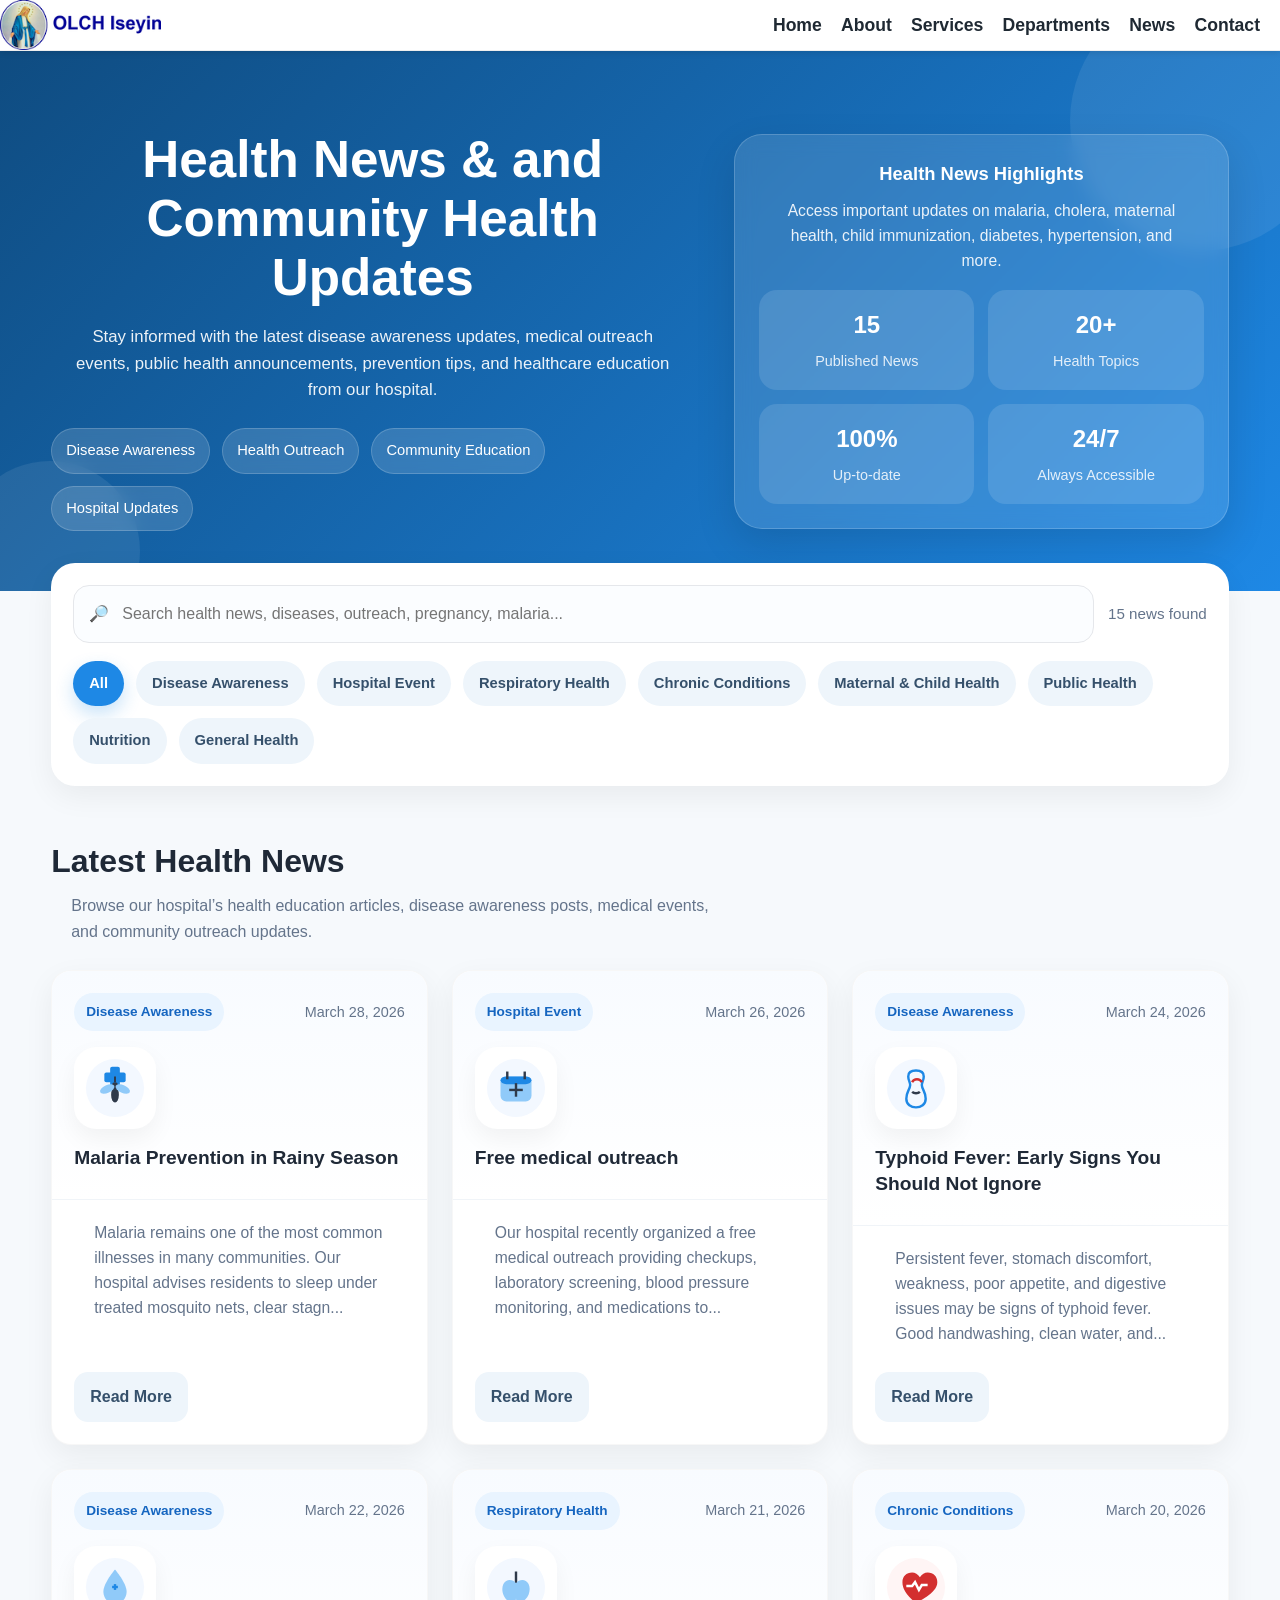
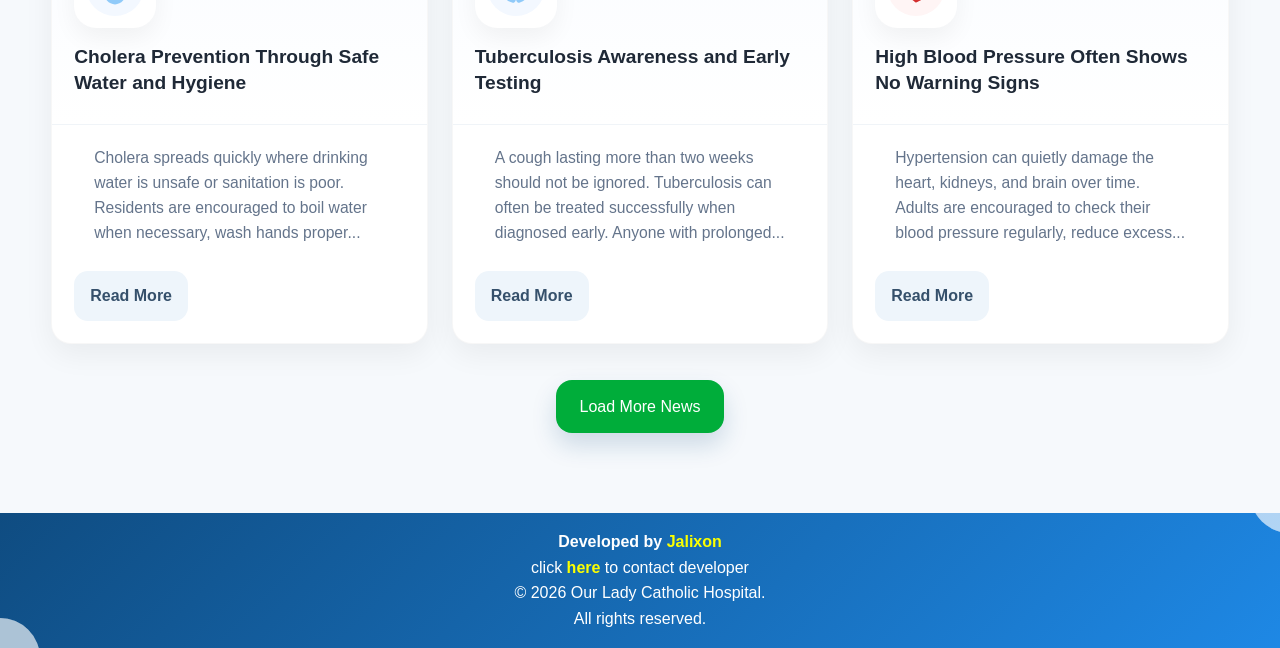
<file: pages/formal-news.html>
<!DOCTYPE html>
<html lang="en">

<head>
  <meta charset="UTF-8" />
  <meta name="viewport" content="width=device-width, initial-scale=1" />
  <title>OLCH Iseyin | About Us</title>
  <meta name="description"
    content="Our Lady Catholic Hospital Iseyin provides trusted healthcare, modern facilities, and 24/7 emergency services.">

  <link rel="stylesheet" href="../Style/about.css">
  <link rel="stylesheet" href="../Style/style.css">
  <link rel="stylesheet" href="../Style/home-intro.css">
  <link rel="stylesheet" href="../Style/auto-animate.css">
  <link rel="stylesheet" href="../Style/facilities.css">
  <link rel="stylesheet" href="../Style/FAQs.css">
  <link rel="stylesheet" href="../Style/news.css">
  <link rel="stylesheet" href="../Style/collaborators.css">
</head>
<body>
  <!-- Skip Link for Accessibility -->
  <a href="#main-content" class="skip-link">Skip to main content</a>

  <!-- ================= HEADER ================= -->
  <header class="header">
    <div class="container header__inner">
      <a href="../index.html"> <img style="width: auto; height: 50px;" src="../Images/logo-olch.png"
          alt=""></a>

      <!-- Hamburger button -->
      <button class="nav-toggle" aria-label="Open navigation menu" aria-expanded="false">
        ☰
      </button>

      <!-- Overlay -->
      <div class="nav-overlay"></div>

      <!-- Slide-in Navigation -->
      <nav class="nav" aria-label="Main navigation">
        <ul class="nav__list">
          <li><a href="../index.html">Home</a></li>
          <li><a href="./about.html">About</a></li>
          <li><a href="./Service.html">Services</a></li>
          <li><a href="./department.html">Departments</a></li>
          <li><a href="./news-page.html">News</a></li>
          <!-- <li><a href="appointment.html">Appointment</a></li> -->
          <li><a href="./contact.html">Contact</a></li>
        </ul>
      </nav>
    </div>
  </header>

  <!-- =========================
       HERO
  ========================= -->
  <header class="hero">
    <div class="news-container hero-content">
      <div class="hero-text">
        <h1>Health News & and Community Health Updates</h1>
        <p>
          Stay informed with the latest disease awareness updates, medical outreach events,
          public health announcements, prevention tips, and healthcare education from our hospital.
        </p>

        <div class="hero-badges">
          <div class="hero-badge">Disease Awareness</div>
          <div class="hero-badge">Health Outreach</div>
          <div class="hero-badge">Community Education</div>
          <div class="hero-badge">Hospital Updates</div>
        </div>
      </div>

      <div class="hero-card">
        <h3>Health News Highlights</h3>
        <p>
          Access important updates on malaria, cholera, maternal health, child immunization,
          diabetes, hypertension, and more.
        </p>

        <div class="hero-stat-grid">
          <div class="hero-stat">
            <strong id="heroNewsCount">0</strong>
            <span>Published News</span>
          </div>
          <div class="hero-stat">
            <strong>20+</strong>
            <span>Health Topics</span>
          </div>
          <div class="hero-stat">
            <strong>100%</strong>
            <span>Up-to-date</span>
          </div>
          <div class="hero-stat">
            <strong>24/7</strong>
            <span>Always Accessible</span>
          </div>
        </div>
      </div>
    </div>
  </header>

  <!-- =========================
       TOOLBAR
  ========================= -->
  <section class="toolbar">
    <div class="news-container">
      <div class="toolbar-box">
        <div class="search-row">
          <div class="search-input-wrap">
            <span class="search-icon">🔎</span>
            <input
              type="text"
              id="searchInput"
              class="search-input"
              placeholder="Search health news, diseases, outreach, pregnancy, malaria..."
            />
          </div>
          <div class="result-count" id="resultCount">0 news found</div>
        </div>

        <div class="filters" id="filterButtons">
          <!-- Generated by JS -->
        </div>
      </div>
    </div>
  </section>

  <!-- =========================
       NEWS
  ========================= -->
  <main class="section">
    <div class="news-container">
      <div class="section-header">
        <div>
          <h2>Latest Health News</h2>
          <p>
            Browse our hospital’s health education articles, disease awareness posts,
            medical events, and community outreach updates.
          </p>
        </div>
      </div>

      <div class="news-grid" id="newsGrid"></div>

      <div class="empty-state" id="emptyState">
        <h3>No news found</h3>
        <p>Try searching with another keyword or choose a different category.</p>
      </div>

      <div class="load-more-wrap">
        <button class="load-more-btn" id="loadMoreBtn">Load More News</button>
      </div>
    </div>
  </main>

<!-- Footer -->
    <footer class="footer fade-section">
      <div class="container">
        <p>
          <strong>Developed by </strong>
          <a
            target="_blank"
            class="developer"
            href="https://jalix-webtech.github.io/Portfolio/"
            >Jalixon</a
          >
        </p>
        <p>
          click
          <a
            class="developer"
            target="_blank"
            href="https://jalix-webtech.github.io/Portfolio/"
            >here</a
          >
          to contact developer
        </p>
      </div>

      <div class="container">
        <p>
          © <span id="current-year"></span> Our Lady Catholic Hospital. <br> All
          rights reserved.
        </p>
      </div>
    </footer>


  <script src="../JS/nav.js"></script>
  <script src="../JS/slider.js"></script>
  <script src="../JS/auto-type.js"></script>
  <script src="../JS/home-page-auto-scroll.js"></script>
  <script src="../JS/auto-update-year.js"></script>
  <script src="../JS/equipment.js"></script>
  <script src="../JS/news-page.js"></script>
</body>
</html>
</file>
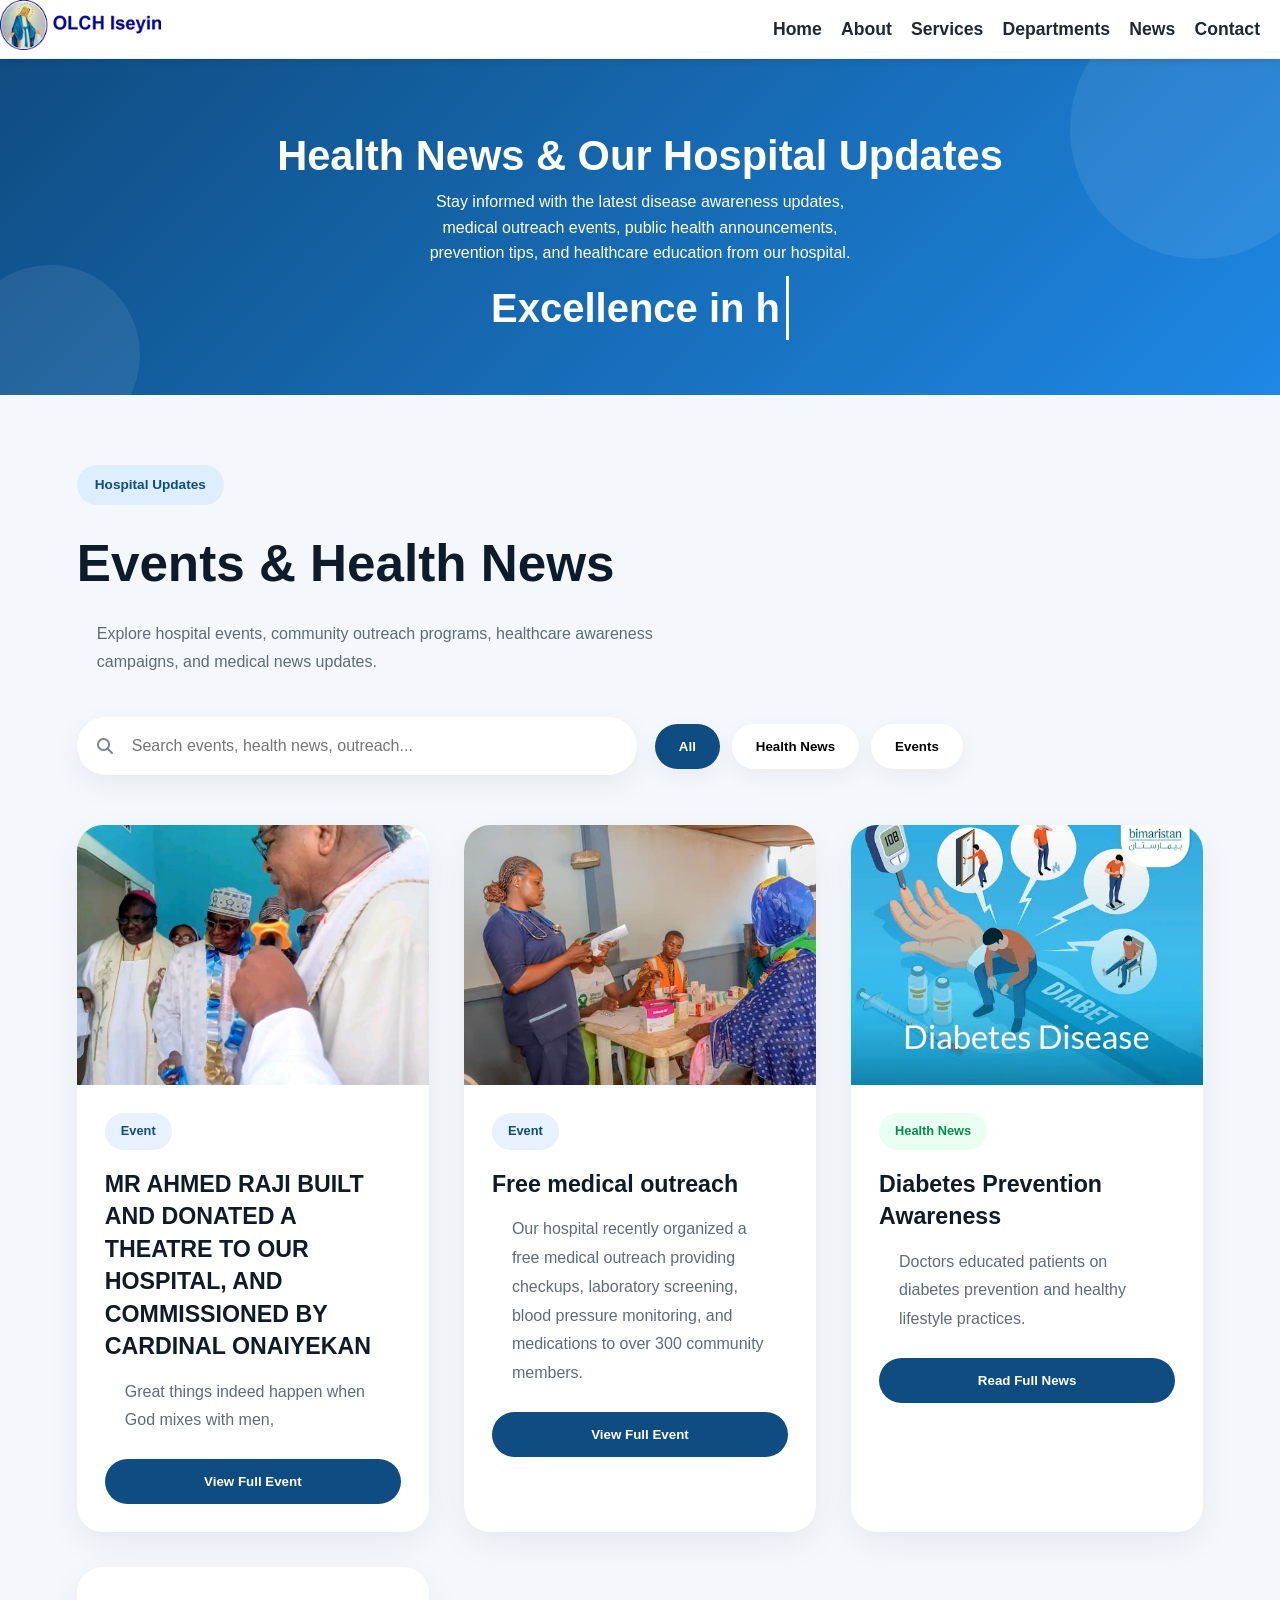
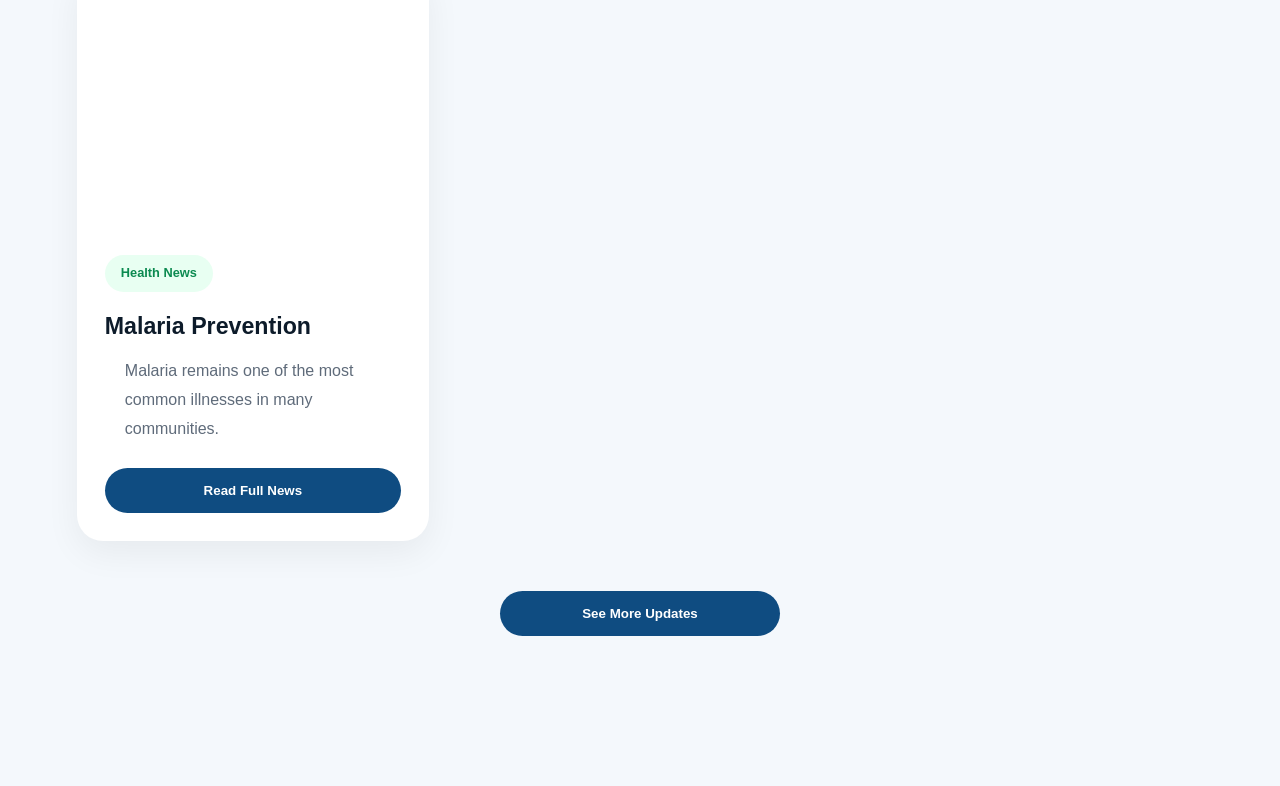
<file: pages/news-page.html>
<!DOCTYPE html>
<html lang="en">

<head>
  <meta charset="UTF-8" />
  <meta name="viewport" content="width=device-width, initial-scale=1" />
  <title>OLCH Iseyin | News & EVents</title>
  <meta name="description"
    content="Our Lady Catholic Hospital Iseyin provides trusted healthcare, modern facilities, and 24/7 emergency services.">
  <link rel="stylesheet" href="https://cdnjs.cloudflare.com/ajax/libs/font-awesome/6.5.2/css/all.min.css">
  <link rel="stylesheet" href="../Style/about.css">
  <link rel="stylesheet" href="../Style/style.css">
  <link rel="stylesheet" href="../Style/home-intro.css">
  <link rel="stylesheet" href="../Style/auto-animate.css">
  <link rel="stylesheet" href="../Style/newsPage.css">
  <!-- <link rel="stylesheet" href="../Style/facilities.css"> -->
  <!-- <link rel="stylesheet" href="../Style/FAQs.css"> -->
  <!-- <link rel="stylesheet" href="../Style/news.css"> -->
  <link rel="stylesheet" href="../Style/collaborators.css">
</head>

<body>
  <!-- Skip Link for Accessibility -->
  <a href="#main-content" class="skip-link">Skip to main content</a>

  <!-- ================= HEADER ================= -->
  <header class="header">
    <div class="container header__inner">
      <a href="../index.html"> <img style="width: auto; height: 50px;" src="../Images/logo-olch.png"
          alt=""></a>

      <!-- Hamburger button -->
      <button class="nav-toggle" aria-label="Open navigation menu" aria-expanded="false">
        ☰
      </button>

      <!-- Overlay -->
      <div class="nav-overlay"></div>

      <!-- Slide-in Navigation -->
      <nav class="nav" aria-label="Main navigation">
        <ul class="nav__list">
          <li><a href="../index.html">Home</a></li>
          <li><a href="./about.html">About</a></li>
          <li><a href="./Service.html">Services</a></li>
          <li><a href="./department.html">Departments</a></li>
          <li><a href="./news-page.html">News</a></li>
          <!-- <li><a href="appointment.html">Appointment</a></li> -->
          <li><a href="./contact.html">Contact</a></li>
        </ul>
      </nav>
    </div>
  </header>

  <main id="main-content">
    <!-- ================= HERO ================= -->
    <section class="hero">
      <div class="container2">
          
        <h2>Health News & Our Hospital Updates</h2>
        <p>Stay informed with the latest disease awareness updates,<br>
           medical outreach events, public health announcements, <br>
          prevention tips, and healthcare education from our hospital.</p>
        <!-- <a href="appointment.html" class="btn btn--primary">Book Appointment</a> -->
      </div>

      <div class="container3">
        <!-- Single h1 for typing -->
        <h1 class="type"></h1>
      </div>
    </section>


<!-- =========================================
     HOSPITAL EVENTS & HEALTH NEWS
     FULL UPDATED VERSION
     Responsive + Search + Filters
     Lazy Loading + See More System
========================================= -->

<section class="updates-page">

  <!-- HEADER -->

  <div class="desktop-top">

    <div class="heading-area">

      <span class="section-badge">
        Hospital Updates
      </span>

      <h1>
        Events & Health News
      </h1>

      <p>
        Explore hospital events, community outreach programs,
        healthcare awareness campaigns, and medical news updates.
      </p>

    </div>

    <!-- DESKTOP SEARCH + FILTERS -->

    <div class="desktop-actions">

      <div class="desktop-search">

        <i class="fa-solid fa-magnifying-glass"></i>

        <input
          type="text"
          id="searchInput"
          placeholder="Search events, health news, outreach..."
        />

      </div>

      <div class="desktop-filters">

        <button class="filter-btn active" data-filter="all">
          All
        </button>

        <button class="filter-btn" data-filter="news">
          Health News
        </button>

        <button class="filter-btn" data-filter="event">
          Events
        </button>

      </div>

    </div>

  </div>

  <!-- CONTENT GRID -->

  <div class="content-grid" id="contentGrid">


    <!-- CARD 1 -->

    <div class="content-card visible-card" data-category="event">

      <div class="card-image">

        <img
          loading="lazy"
          src="../Images/News/Cardinal.jpg"
          alt="OLCH's image"
        />

      </div>

      <div class="card-content">

        <span class="category event">
          Event
        </span>

        <h3 class="card-title">
          MR AHMED RAJI BUILT AND DONATED A THEATRE TO OUR HOSPITAL, AND COMMISSIONED BY CARDINAL ONAIYEKAN
        </h3>

        <p class="short-text">
          Great things indeed happen when God mixes with men, 
        </p>

        <button class="view-btn" onclick="openModal(this)">
          View Full Event
        </button>



        <div class="hidden-content">

          <div class="gallery">

            <img
              loading="lazy"
              src="../Images/News/Bishop.jpg"
              alt=""
            />

            <img
              loading="lazy"
              src="../Images/News/theatre-view.jpg"
              alt=""
            />

          </div>

                  <p>so it was today as His Eminence John Cardinal Onaiyekan blessed and commissioned a newly built theatre facility donated by Mr Ahmed Raji SAN, a leading Senior Advocate of Nigeria and a pronounced muslim, who indeed found it an honour to contribute a quota in the service to God and the humanity on Tuesday, 18th October, 2022 at Our Lady Catholic Hospital, Iseyin.

         
            His Eminence, prior the blessing of the theatre, made it known that true religion is nothing but kindness, friendship, peace and solidarity and giving back to humanity which Barrister Raji has always been fulfilling. Giving he said, should not be done anyhow but by giving everything that one has to the Lord and through our services to humanity by portraying good and positive behaviour.

          

          
The donor, Mr Ahmed Raji SAN who had been involved in more than 100 cases at trial and Appellate courts in his address mentioned that his contribution can be said to be a service to humanity and which he would always love to do more. Moreover, he could not but mention the fact that even as a Muslim that he is, he would always reckon with the Catholic church as the only authentic Christian faith who does not discriminate nor condemn others. Thus, "The only Christian faith I know is Catholic...you are the authentic, it is always a thing of pride to be in your midst." he said. He acknowledged the effort of the Catholic church in the interfaith dialogue especially in Oyo diocese through His Lordship, Most Rev. Emmanuel Badejo the Chief Shepherd whom he was always inspired by his way of life.


To his Eminence, he said, even though he had always watched him from different angles, he did not for once pose to be a merchant in the field of religion therefore, if he really could alternate religion, he would surely choose Catholicism, he added assertively. For this purpose, he said he had really deemed it fit to give back to humanity with the erection of the theatre facility named after his mother, Ayisat Aweni Raji of blessed memory.
Other Eminent guests of the day could not hide their delight in their various speeches as they commended the philanthropic act of the donor towards facilitating advanced health care services of the whole community of Iseyin and across board.
Rev Sr. Theresa SSL, the Matron of the hospital was so glad that she witnessed the epoch event coming into reality and a milestone in the history of the hospital and within Oyo and its axis. Chief Sr. Emmanuel Oke a Knight of the Catholic Church and one of the Management board of the hospital described Barrister Raji  as a man of Philanthropic act and whom through the acts, he had reflect recognized the roles the Catholic church in the service to humanity.


Just immediately after the various worthwhile addresses, His Eminence, John Cardinal Onaiyekan proceeded to bless the theatre and commissioned it to the glory of God and service of the humility. Present also at the occasion were the Royal Heads, Sabi of Iganna, Baajigan of Ilaji Ile, Eleyipo of Ipapo, Alhaji Muftau Kunmi Mustapha, the PDP Chairman of Oyo State, Dr Yemi Raji a consultant and medical specialist with the UCH and also a brother to the donor, Priests and Religious within Oyo diocese, Students of St. Cecilia Music School.
In an interview with Mr Ahmed Raji at his residence, he made it known that the Hospital has really served the community of Iseyin for over 5 decades and which he could definitely referred to as the last hope of the people in the environment because no any other hospital in the area has lived up to its standards in terms of service and facilities. He likewise encouraged the youths to be patient in whatever they do, not minding the polluted society but have their heads held high with hardwork and patience for by that, lines would definitely fall into place for them.

          </p>

          

          <button class="hide-btn" onclick="hideContent(this)">
            Hide Content
          </button>

        </div>

      </div>

    </div>

    <!-- CARD 1 -->

    <div class="content-card visible-card" data-category="event">

      <div class="card-image">

        <img
          loading="lazy"
          src="../Images/OLCH_outreach.jpg"
          alt="Outreach"
        />

      </div>

      <div class="card-content">

        <span class="category event">
          Event
        </span>

        <h3 class="card-title">
          Free medical outreach
        </h3>

        <p class="short-text">
          Our hospital recently organized a free medical outreach providing checkups, laboratory screening, blood pressure monitoring, and        medications to over 300 community members.
        </p>

        <button class="view-btn" onclick="toggleContent(this)">
          View Full Event
        </button>

        <div class="hidden-content">

          <p>
            The event was conducted by our qualified medical team and aimed at improving preventive    healthcare awareness.
          </p>

          <div class="gallery">

            <!-- <img
              loading="lazy"
              src="../Images/OLCH_outreach.jpg"
              alt=""
            />

            <img
              loading="lazy"
              src="../Images/surgery.jpg"
              alt=""
            /> -->

          </div>

          <button class="hide-btn" onclick="hideContent(this)">
            Hide Content
          </button>

        </div>

      </div>

    </div>

    <!-- CARD 2 -->

    <div class="content-card visible-card" data-category="news">

      <div class="card-image">

        <img
          loading="lazy"
          src="../Images/News/diabetes.jpeg"
          alt="Health Awareness"
        />

      </div>

      <div class="card-content">

        <span class="category news">
          Health News
        </span>

        <h3 class="card-title">
          Diabetes Prevention Awareness
        </h3>

        <p class="short-text">
          Doctors educated patients on diabetes prevention
          and healthy lifestyle practices.
        </p>

        <button class="view-btn" onclick="toggleContent(this)">
          Read Full News
        </button>

        <div class="hidden-content">

          <p>
            Experts discussed proper nutrition, healthy habits,
            and preventive healthcare measures for diabetes management.
          </p>

          <div class="gallery">

            <img
              loading="lazy"
              src="../Images/News/diabetes.jpg"
              alt=""
            />
<!-- 
            <img
              loading="lazy"
              src="https://images.unsplash.com/photo-1551190822-a9333d879b1f?auto=format&fit=crop&w=2200&q=100"
              alt=""
            /> -->

          </div>

          <button class="hide-btn" onclick="hideContent(this)">
            Hide Content
          </button>

        </div>

      </div>

    </div>

    

    <!-- CARD 2 -->

    <div class="content-card visible-card" data-category="news">

      <div class="card-image">

        <img
          loading="lazy"
          src="../Images/News/malaria2.jpeg"
          alt="Health Awareness"
        />

      </div>

      <div class="card-content">

        <span class="category news">
          Health News
        </span>

        <h3 class="card-title">
          Malaria Prevention
        </h3>

        <p class="short-text">
          Malaria remains one of the most common illnesses in many communities.
        </p>

        <button class="view-btn" onclick="toggleContent(this)">
          Read Full News
        </button>

        <div class="hidden-content">

          <p>
            Our hospital advises residents to sleep under treated mosquito nets, clear stagnant water around homes, and seek early treatment when fever, headache, weakness, or body pain begins.
          </p>

          <div class="gallery">

            <img
              loading="lazy"
              src="../Images/News/Malaria.png"
              alt=""
            />

            <!-- <img
              loading="lazy"
              src="https://images.unsplash.com/photo-1551190822-a9333d879b1f?auto=format&fit=crop&w=2200&q=100"
              alt=""
            /> -->

          </div>

          <button class="hide-btn" onclick="hideContent(this)">
            Hide Content
          </button>

        </div>

      </div>

    </div>

    <!-- CARD 3 -->

    <div class="content-card hidden-card" data-category="event">

      <div class="card-image">

        <img
          loading="lazy"
          src="https://images.unsplash.com/photo-1581595219315-a187dd40c322?auto=format&fit=crop&w=2200&q=100"
          alt="Medical Outreach"
        />

      </div>

      <div class="card-content">

        <span class="category event">
          Event
        </span>

        <h3 class="card-title">
          Community Medical Outreach
        </h3>

        <p class="short-text">
          Free healthcare consultation and screening
          services were provided to the community.
        </p>

        <button class="view-btn" onclick="toggleContent(this)">
          View Full Event
        </button>

        <div class="hidden-content">

          <p>
            Residents benefited from free consultations,
            blood pressure testing, and healthcare counseling.
          </p>

          <div class="gallery">

            <img
              loading="lazy"
              src="https://images.unsplash.com/photo-1519494026892-80bbd2d6fd0d?auto=format&fit=crop&w=2200&q=100"
              alt=""
            />

            <img
              loading="lazy"
              src="https://images.unsplash.com/photo-1538108149393-fbbd81895907?auto=format&fit=crop&w=2200&q=100"
              alt=""
            />

          </div>

          <button class="hide-btn" onclick="hideContent(this)">
            Hide Content
          </button>

        </div>

      </div>

    </div>

    <!-- CARD 4 -->

    <div class="content-card hidden-card" data-category="news">

      <div class="card-image">

        <img
          loading="lazy"
          src="https://images.unsplash.com/photo-1580281657527-47e945f8f4df?auto=format&fit=crop&w=2200&q=100"
          alt="Health Seminar"
        />

      </div>

      <div class="card-content">

        <span class="category news">
          Health News
        </span>

        <h3 class="card-title">
          Maternal Health Education Program
        </h3>

        <p class="short-text">
          Pregnant women received guidance on safe pregnancy
          and maternal healthcare practices.
        </p>

        <button class="view-btn" onclick="toggleContent(this)">
          Read Full News
        </button>

        <div class="hidden-content">

          <p>
            Healthcare professionals educated mothers
            on prenatal care, nutrition, and childbirth safety.
          </p>

          <div class="gallery">

            <img
              loading="lazy"
              src="https://images.unsplash.com/photo-1581056771107-24ca5f033842?auto=format&fit=crop&w=2200&q=100"
              alt=""
            />

            <img
              loading="lazy"
              src="https://images.unsplash.com/photo-1505751172876-fa1923c5c528?auto=format&fit=crop&w=2200&q=100"
              alt=""
            />

          </div>

          <button class="hide-btn" onclick="hideContent(this)">
            Hide Content
          </button>

        </div>

      </div>

    </div>

  </div>

  <!-- SEE MORE -->

  <div class="see-more-wrapper">

    <button id="seeMoreBtn">
      See More Updates
    </button>

  </div>

</section>

<!-- MOBILE SEARCH -->

<div class="mobile-search">

  <i class="fa-solid fa-magnifying-glass"></i>

  <input
    type="text"
    id="mobileSearchInput"
    placeholder="Search updates and news here..."
  />

</div>

<!-- MOBILE NAV -->

<div class="mobile-bottom-nav">

  <button class="mobile-nav-btn active" data-filter="all">
    All
  </button>

  <button class="mobile-nav-btn" data-filter="news">
    Health News
  </button>

  <button class="mobile-nav-btn" data-filter="event">
    Events
  </button>

</div>

<!-- FONT AWESOME -->





<!-- =========================================
     JAVASCRIPT
========================================= -->

<script>

 // ===============================
// OPEN MODAL
// ===============================

function openModal(button){

  const card =
    button.closest('.content-card');

  const title =
    card.querySelector('.card-title').innerText;

  const text =
    card.querySelector('.hidden-content p').innerText;

  const images =
    card.querySelectorAll('.gallery img');

  let galleryHTML = '';

  images.forEach(img => {
    galleryHTML += `
      <img src="${img.src}" />
    `;
  });

  const modalContent =
    document.getElementById('modalContent');

  modalContent.innerHTML = `
    <h2>${title}</h2>
    <p>${text}</p>

    <div class="modal-gallery">
      ${galleryHTML}
    </div>
  `;

  document
    .getElementById('eventModal')
    .classList.add('active');

}

// ===============================
// CLOSE MODAL
// ===============================

function closeModal(){
  document
    .getElementById('eventModal')
    .classList.remove('active');
}

function toggleContent(button){
  const card = button.closest('.content-card');
  const hiddenContent = card && card.querySelector('.hidden-content');
  if(hiddenContent){
    hiddenContent.classList.toggle('active');
  }
}

function hideContent(button){
  const card = button.closest('.content-card');
  const hiddenContent = card && card.querySelector('.hidden-content');
  if(hiddenContent){
    hiddenContent.classList.remove('active');
  }
}

  // FILTER SYSTEM

  const filterButtons =
    document.querySelectorAll(
      '.filter-btn, .mobile-nav-btn'
    );

  const cards =
    document.querySelectorAll('.content-card');

  filterButtons.forEach(button => {

    button.addEventListener('click', () => {

      const filter =
        button.getAttribute('data-filter');

      filterButtons.forEach(btn =>
        btn.classList.remove('active')
      );

      document
        .querySelectorAll(
          `[data-filter="${filter}"]`
        )
        .forEach(btn =>
          btn.classList.add('active')
        );

      cards.forEach(card => {

        const category =
          card.getAttribute('data-category');

        if(
          filter === 'all' ||
          category === filter
        ){
          card.style.display = 'block';
        }else{
          card.style.display = 'none';
        }

      });

    });

  });

  // SEARCH FUNCTION

  function searchContent(keyword){

    const value =
      keyword.toLowerCase();

    cards.forEach(card => {

      const title =
        card.querySelector('.card-title')
        .textContent
        .toLowerCase();

      const text =
        card.textContent
        .toLowerCase();

      if(
        title.includes(value) ||
        text.includes(value)
      ){
        card.style.display = 'block';
      }else{
        card.style.display = 'none';
      }

    });

  }

  document
    .getElementById('searchInput')
    .addEventListener('keyup', function(){

      searchContent(this.value);

    });

  document
    .getElementById('mobileSearchInput')
    .addEventListener('keyup', function(){

      searchContent(this.value);

    });

  // SEE MORE SYSTEM

  const seeMoreBtn =
    document.getElementById('seeMoreBtn');

  const hiddenCards =
    document.querySelectorAll('.hidden-card');

  let currentIndex = 0;

  const itemsPerClick = 3;

  seeMoreBtn.addEventListener('click', () => {

    for(
      let i = currentIndex;
      i < currentIndex + itemsPerClick;
      i++
    ){

      if(hiddenCards[i]){
        hiddenCards[i].style.display = 'block';
      }

    }

    currentIndex += itemsPerClick;

    if(currentIndex >= hiddenCards.length){
      seeMoreBtn.style.display = 'none';
    }

  });

  // IMAGE LOAD EFFECT

  const images =
    document.querySelectorAll('img');

  const imageObserver =
    new IntersectionObserver((entries) => {

      entries.forEach(entry => {

        if(entry.isIntersecting){

          const img =
            entry.target;

          img.onload = () => {
            img.classList.add('loaded');
          };

        }

      });

    });

  images.forEach(img => {
    imageObserver.observe(img);
  });

</script>
  <script src="../JS/about.js"></script>
  <script src="../JS/nav.js"></script>
  <!-- <script src="../JS/slider.js"></script> -->
  <script src="../JS/auto-type.js"></script>
  <!-- <script src="../JS/home-page-auto-scroll.js"></script> -->
  <script src="../JS/auto-update-year.js"></script>
  <!-- <script src="../JS/equipment.js"></script> -->
  <!-- <script src="./JS/news.js"></script> -->



  <!-- ===============================
     FULL SCREEN MODAL
================================ -->

<div id="eventModal" class="modal-overlay">

  <div class="modal-container">

    <button class="modal-close" onclick="closeModal()">
      ✕
    </button>

    <div class="modal-content" id="modalContent">

      <!-- Dynamic content loads here -->

    </div>

  </div>

</div>
</body>

</html>
</file>
<file: Style/style.css>
/* ==================================================
   VARIABLES
   Define colors, fonts, and reusable variables
================================================== */
:root {
  --primary: #0f4c75;
  --secondary: #1b9aaa;
  --danger: #d90429;
  --text-dark: #1f2933;
  --bg-light: #f9fafb;
}

/* ==================================================
   RESET & BASE STYLES
   Reset margins/paddings and set base fonts
================================================== */
html {
  box-sizing: border-box;
  font-size: 16px;
}

*, *::before, *::after {
  box-sizing: inherit;
}

body {
  margin: 0;
  font-family: Arial, Helvetica, sans-serif;
  color: var(--text-dark);
  line-height: 1.6;
  background-color: #fff;
}

/* ==================================================
   ACCESSIBILITY
================================================== */
.skip-link {
  position: absolute;
  top: -40px;
  left: 0;
  background: var(--primary);
  color: #fff;
  padding: 0.5rem;
  z-index: 999;
}

.skip-link:focus {
  top: 0;
}

/* ==================================================
   CONTAINERS
================================================== */
.container2 {
  /* max-width: 1100px; */
  width: 100%;
  margin: 0 auto;
  padding-bottom: 20px;
  /* padding: 0 1rem; */
}

#services-title{
  text-align: center;
}
/* ==================================================
   HEADER & NAVIGATION
================================================== */
.header {
    background: #fff;
  border-bottom: 1px solid #eee;
  position: sticky;
  top: 0;
  z-index: 10000;
  box-shadow: 0 2px 6px rgba(0, 0, 0, 0.1); /* subtle depth */
}

.header__inner {
  display: flex;
  justify-content: space-between;
  align-items: center;
}

.logo {
  font-size: clamp(1.4rem, 2vw, 1.8rem);
  color: var(--primary);
}

/* Navigation (Slide-in Mobile) */
.nav {
  position: fixed;
  top: 0;
  right: -280px;
  width: 260px;
  height: 100vh;
  background: #fff;
  box-shadow: -4px 0 10px rgba(0, 0, 0, 0.1);
  transition: right 0.3s ease;
  z-index: 1000;
  transition: opacity 2.5s ease;
  opacity: 1;
}

.nav.open {
  right: 0;
}

.nav__list {
  list-style: none;
  padding: 4rem 1.5rem;
  display: flex;
  flex-direction: column;
  gap: 1.2rem;
}

.nav__list a {
  text-decoration: none;
  color: var(--text-dark);
  font-size: 1.1rem;
  font-weight: 600;
}

/* Overlay for slide-in menu */
.nav-overlay {
  position: fixed;
  inset: 0;
  background: rgba(0, 0, 0, 0.4);
  opacity: 0;
  pointer-events: none;
  transition: opacity 0.3s ease;
  z-index: 900;
}

.nav-overlay.active {
  opacity: 1;
  pointer-events: auto;
}

/* Hamburger toggle */
.nav-toggle {
  background: none;
  border: none;
  font-size: 1.8rem;
  cursor: pointer;
  z-index: 1100;
}

/* Desktop navigation */
@media (min-width: 769px) {
  .nav {
    position: static;
    width: auto;
    height: auto;
    box-shadow: none;
    right: 0;
    padding-right: 20px;
  }

  .nav__list {
    flex-direction: row;
    padding: 0;
  }

  .nav-toggle,
  .nav-overlay {
    display: none;
  }
  
}

@media (max-width: 767px){
  .clinicDays{
  left: 7%;
  /* position: absolute; */
  color: var(--danger);
}

}

.hero {
      background: linear-gradient(135deg, #0f4c81, #1E88E5);
      color: white;
         padding: 4rem 1rem;
      text-align: center;
      position: relative;
      overflow: hidden;
    }

    .hero::before,
    .hero::after {
      content: "";
      position: absolute;
      border-radius: 50%;
      background: rgba(255,255,255,0.08);
      z-index: 0;
    }

    .hero::before {
      width: 260px;
      height: 260px;
      top: -60px;
      right: -50px;
    }

    .hero::after {
      width: 180px;
      height: 180px;
      bottom: -50px;
      left: -40px;
    }

.homeServiceIntro{
  /* bottom: 40px; */
  /* position: absolute; */
  text-align: center;
  width: 100%;
  margin-top: 20px;
}
.introFlex{
  width: 100%;
  display: block;
  justify-content: center;
  align-items: center;
  align-content:center ;
  
}
.clinicalDaysIntro{
  margin-top: 10px;
  margin-bottom: 10px;
  /* bottom: 0px; */
  /* position: absolute; */
  /* display: flex; */
  text-align: center;
  width: 100%;
}    
.always{
  color: yellow;

}


.clinicDays{
  text-decoration: none;
  font-size: 16px;
  font-weight: bold;
  color: #000000;
  padding: 7px;
  background-color: #fbff00;
  border-radius: 15px;
}

.eyeClinicBtn{
  text-decoration: none;
  font-size: 16px;
  font-weight: bold;
  color: #000000;
  padding: 7px;
  background-color: #00ff40;
  border-radius: 15px;
}


.hero h2 {
  font-size: clamp(1.8rem, 4vw, 2.6rem);
}

.container3 {
display: flex;                 /* Enable flexbox */
  justify-content: center;       /* Horizontal centering */
  align-items: center;           /* Vertical centering */
   height: 5vh;
  

}

/* Typing text style */
.type {
  font-size: clamp(1.3rem, 4vw, 2.5rem); /* Responsive font size */
  color: #ffffff;               /* Text color */
  border-right: 3px solid #fff; /* Cursor */
  padding-right: 6px;           /* Space before cursor */
  white-space: nowrap;          /* Prevent line break */
  overflow: hidden;             /* Hide overflow text */
}

/* Cursor blinking animation */
@keyframes blink {
  50% {
    border-color: transparent;  /* Hide cursor */
  }
}

/* Apply blinking effect */
.type {
  animation: blink 0.7s infinite;
}


/* ==================================================
   BUTTONS
================================================== */
.btn {
  display: inline-block;
  padding: 0.7rem 1.3rem;
  border-radius: 4px;
  font-weight: bold;
  text-decoration: none;
}

.btn--primary {
  background: #fff;
  color: var(--primary);
}

.btn--emergency {
  background: #fff;
  color: var(--danger);
}

/* ==================================================
   SERVICES SLIDER
================================================== */
.section {
  padding: 3rem 0;
}

.services-slider {
  width: 100%;
  margin: 0;
  padding: 0;
  position: relative;
  overflow: hidden;
  touch-action: pan-y;
}

.service-slide {
  border-radius: 5px;
  /* width: 360px;
  height: 470px; */
  /* justify-items: center;
  justify-content: center; */
  box-shadow: 4px 4px 10px rgba(0, 0, 0, 0.3);  
  width: 100%;
  position: absolute;
  inset: 0;
  opacity: 0;
  transform: translateX(30px);
  transition: opacity 3ms ease, transform 3s ease;
  text-align: center;
}

.service-slide.active {
  opacity: 1;
  transform: translateX(0);
  position: relative;
}

.service-slide img {
  width: 100%;
  max-height: 650px;
  object-fit: cover;
  object-position: center;
  /* border-radius: 6px; */
}


.service-slide figcaption {
  margin-top: 0.8rem;
  font-size: 1.2rem;
  font-weight: bold;
}

/* figcaption-more-information */
.figcaption-more-info{
  text-align: left;
  height: auto;
  padding: 5px 2px 5px 5px;
  /* border: 1px solid rgba(0, 183, 255, 0.479); */
  border-radius: 5px;
}

/* Swipe dots */
.slider-dots {
  display: flex;
  justify-content: center;
  gap: 0.6rem;
  margin-top: 1rem;
}

.slider-dot {
  width: 12px;
  height: 12px;
  background: #ccc;
  border-radius: 50%;
  cursor: pointer;
  transition: background 0.3s;
}

.slider-dot.active {
  background: var(--primary);
}

/* ==================================================
   EMERGENCY SECTION
================================================== */
.emergency {
  background: var(--danger);
  color: #fff;
  text-align: center;
  padding: 3rem 3rem;
}

/* ==================================================
   FOOTER
================================================== */
/* .footer {
  background: var(--primary);
  color: white;
  text-align: center;
  padding: 1rem;
} */

  
    .footer {
      background: linear-gradient(135deg, #0f4c81, #1E88E5);
      color: white;
      padding: 1rem;
      position: relative;
      text-align: center;
      overflow: hidden;
    }

    .footer ::before,
    .footer ::after {
      content: "";
      position: absolute;
      border-radius: 50%;
      background: rgba(255, 248, 248, 0.11);
      z-index: 0;
    }

    .footer ::before {
      width: 80px;
      height: 80px;
      top: -60px;
      right: -50px;
    }

    .footer ::after {
      width: 80px;
      height: 80px;
      bottom: -50px;
      left: -40px;
    }




.hero-slider {
  width: 100%;
  height: 100vh;
  position: relative;
  overflow: hidden;
}

.slide {
  position: absolute;
  inset: 0;
  background-size: cover;
  background-position: center;
  opacity: 0;
  transition: opacity 1.2s ease-in-out;
}

.slide.active {
  opacity: 1;
}

.overlay {
  position: absolute;
  inset: 0;
}

.caption {
  position: relative;
  z-index: 2;
  color: #fff;
  max-width: 700px;
  padding: 2rem;
  top: 50%;
  transform: translateY(-50%);
}

.caption h1 {
  font-size: clamp(2rem, 5vw, 3.2rem);
  margin-bottom: 0.5rem;
}

.caption p {
  font-size: 1.1rem;
  opacity: 0.95;
}

.developer{
  text-decoration: none;
  color: rgb(251, 255, 0);
  font-weight: bold;
}

.map-heading{
  text-align: center;
}



/* Splash Screen Container */
#splash-screen {
    position: fixed;
    top: 0;
    left: 0;
    width: 100%;
    height: 100vh;

    background: #f0f2f5;
    display: flex;
    justify-content: center;
    align-items: center;
    flex-direction: column;

    z-index: 9999;
}

/* Center content */
.splash-content {
    text-align: center;
}

/* Logo Image */
.logo-img {
    width: 80px;
    height: 80px;
    object-fit: contain;

    opacity: 1;
    transform: translateY(-10px);
    /* animation: fadeSlide 0.8s ease forwards; */
}

/* Welcome Text */
.welcome-text {
    margin-top: 10px;
    font-size: 14px;
    color: #050505;

    opacity: 0;
    transform: translateY(10px);
    animation: fadeSlide 0.8s ease forwards;
    animation-delay: 0.3s;
}

/* Loader container */
.loader {
    display: flex;
    justify-content: center;
    align-items: center;
    position: absolute;
    top: 50%;
    left: 50%;
    transform: translate(-50%, -50%);
    gap: 8px; /* space between dots */
}

/* Each dot */
.loader-dot {
    width: 10px;
    height: 10px;
    background-color: #1877f2; /* Facebook blue */
    border-radius: 50%;
    animation: bounce 1.2s infinite ease-in-out;
}

/* Delay for each dot */
.loader-dot:nth-child(1) { animation-delay: 0s; }
.loader-dot:nth-child(2) { animation-delay: 0.2s; }
.loader-dot:nth-child(3) { animation-delay: 0.4s; }

/* Bounce animation */
@keyframes bounce {
    0%, 80%, 100% { transform: scale(0); }
    40% { transform: scale(1); }
}

/* Animations */
@keyframes spin {
    to { transform: rotate(360deg); }
}

@keyframes fadeSlide {
    to {
        opacity: 1;
        transform: translateY(0);
    }
}

/* Bottom Credit */
.credit {
    /* margin-top: 70px; */
    /* position: absolute; */
    /* bottom: 75px; */
    font-size: 12px;
    color: #65676b;
        opacity: 0;
    transform: translateY(10px);
    animation: fadeSlide 0.8s ease forwards;
    animation-delay: 0.3s;
}

#emer-target{
  height: 20px;
}

.appointment-btn{
  text-decoration: none;
  color: yellow;
}

/* ==================================================
   SERVICE CONTAINER STYLES
================================================== */

.service-container {
  /* Add any container styles if needed */
}

.servies-div-b,
.servies-div {
  margin: 10px 0;
}

.service-btn {
  cursor: pointer;
  padding: 12px 16px;
  background: linear-gradient(135deg, #0f4c75, #1b9aaa);
  color: white;
  border: none;
  border-radius: 8px;
  font-size: 16px;
  font-weight: bold;
  text-align: center;
  transition: all 0.3s ease;
  width: 100%;
  display: block;
  margin-bottom: 10px;
}

.service-btn:hover {
  background: linear-gradient(135deg, #0a3a5c, #157a8a);
  transform: translateY(-2px);
  box-shadow: 0 4px 8px rgba(0, 0, 0, 0.2);
}

/* Modal Styles */
.modal {
  display: none;
  position: fixed;
  z-index: 1000;
  left: 0;
  top: 0;
  width: 100%;
  height: 100%;
  overflow: auto;
  background-color: rgba(0, 0, 0, 0.5);
  animation: fadeInModal 0.3s ease;
}

@keyframes fadeInModal {
  from { opacity: 0; }
  to { opacity: 1; }
}

.modal-content {
  background-color: #fefefe;
  margin: 15% auto;
  padding: 20px;
  border: 1px solid #888;
  width: 80%;
  max-width: 500px;
  border-radius: 8px;
  position: relative;
  animation: slideIn 0.3s ease;
}

@keyframes slideIn {
  from { transform: translateY(-50px); opacity: 0; }
  to { transform: translateY(0); opacity: 1; }
}

.close {
  color: #aaa;
  float: right;
  font-size: 28px;
  font-weight: bold;
  cursor: pointer;
}

.close:hover,
.close:focus {
  color: black;
  text-decoration: none;
}

#modal-title {
  color: #0f4c75;
  margin-bottom: 15px;
}

#modal-desc {
  font-size: 16px;
  line-height: 1.6;
  color: #374151;
  margin-bottom: 20px;
}

.modal-close-btn {
  background: #0f4c75;
  color: white;
  border: none;
  padding: 10px 20px;
  border-radius: 5px;
  cursor: pointer;
  font-size: 16px;
  transition: background 0.3s ease;
}

.modal-close-btn:hover {
  background: #1b9aaa;
}
</file>
<file: Style/home-intro.css>
/* ==============INTRODUCTION OF THE HOSPITAL================ */
.box-container{
    /* width: auto; */
    display: flex;
    flex-wrap: wrap;
    justify-content: center;
    margin-top: 50px;
    margin-bottom: 50px;
    gap: 20px;
}
/* for laptop */
@media (min-width:824px) and (max-width:1440px){
    .box-container{
    gap: 40px;
    }
}
.box{
    width: 380px;
    box-shadow: 0 4px 8px #555;
    border-radius: 4px;
    font-family:'Franklin Gothic Medium', 'Arial Narrow', Arial, sans-serif; 
   height: 550px;
}

.box img{
    width: 380px;
    height: 300px;
}
.box h3, p{
    padding-left: 20px;
    padding-right: 20px;
   
}
.box h3{
    margin-bottom: 20px;
    font-size: 30px;
    /* color: #000000; */
}
.box p{
    margin-bottom: 30px;
    line-height: 20px;
    font-family:'Lucida Sans', 'Lucida Sans Regular', 'Lucida Grande', 'Lucida Sans Unicode', Geneva, Verdana, sans-serif;
    text-align:left;
    font-size: 14px;
}

/* Service-container in home page*/
.service-container{
  width: 100%;
  display: flex;
  flex-wrap: wrap;
  padding: 20px 6px;
  gap: 20px;
  justify-content: center;
  box-shadow: 0 4px 8px #555;
}

.service-container h2{
  width: 100%;
  text-align: center;
  font-weight: bolder;
}

.servies-div{
  box-shadow: 0 4px 8px #555;
  padding: 5px 10px;
  font-size: 18px;
  width: 150px;
  text-align: center;
  border-radius: 5px;
}

.servies-div-b{
  box-shadow: 0 4px 8px #555;
  padding: 5px 10px;
  font-size: 18px;
  width: 320px;
  text-align: center;
  border-radius: 5px;
}

.btn-wrapper{
  width: 100%;
  /* height: 40px; */
  display: flex;
  justify-content: center;
}
/* .service-container a{
  display: inline-block;
  padding: 10px 60px;
  border-radius: 10px;
  font-weight: bold;
  text-decoration: none;
  background-color: blue;
  color: white;
} */
</file>
<file: Style/facilities.css>
/* Certificate starts here */

.certificates {
  padding: 4rem 1rem;
  /* max-width: 1200px; */
  margin: auto;
  background-color: #ffffff;

}

.certificates h2 {
  text-align: center;
  font-size: 1.5rem;
  margin-bottom: 2.5rem;
  color:#0b5ed7;
}

.certificate-grid {
  display: grid;
  grid-template-columns: repeat(auto-fit, minmax(280px, 1fr));
  gap: 0.5rem;
}

/* Card */
.certificate-card {
  background: var(--card-bg);
  border-radius: 14px;
  overflow: hidden;
  box-shadow: 0 10px 25px rgba(65, 67, 68, 0.08);
  display: flex;
  flex-direction: column;
  transition: transform 0.25s ease, box-shadow 0.25s ease;
}

.certificate-card:hover {
  transform: translateY(-4px);
  box-shadow: 0 10px 25px rgba(65, 67, 68, 0.08);
}

.certificate-card img {
  width: 100%;
  height: 200px;
  object-fit: cover;
}

.certificate-content {
  padding: 1.2rem;
  display: flex;
  flex-direction: column;
  flex-grow: 1;
  background: #43454617;
}

.certificate-content h3 {
  margin: 0 0 0.5rem;
  color: #0b5ed7;
  font-size: 1.1rem;
}

.certificate-content p {
  font-size: 0.95rem;
  line-height: 1.5;
  flex-grow: 1;
  color: #000000;
}

.view-btn{
  margin-top: 1rem;
  padding: 0.6rem 1rem;
  border: none;
  border-radius: 8px;
  color: #000000;
  background-color: #0495f527;
  font-size: 1.1rem;
  cursor: pointer;
  font-weight: bold;
}

.view-btn:hover {
  opacity: 0.9;
}

/* Modal */
.modal {
  display: none;
  position: fixed;
  inset: 0;
  background: rgba(0,0,0,0.85);
  z-index: 1000;
  justify-content: center;
  align-items: center;
}

.modal img {
  max-width: 95%;
  max-height: 95%;
}

.modal .close {
  position: absolute;
  top: 15px;
  right: 25px;
  font-size: 2.5rem;
  color: #fff;
  cursor: pointer;
}

/* Mobile tweaks */
@media (max-width: 480px) {
  .certificate-card img {
    height: 160px;
  }
}

.more-equip-btn-wrapper{
  width: 100%;
  margin-top: 10px;
  display: flex;
  justify-content: center;
}

.more-equip-btn{
  display: inline-block;
  padding: 10px 60px;
  border-radius: 10px;
  font-weight: bold;
  text-decoration: none;
  background-color: #30aa18;
  color: white;
}
/* Certificate ends here */
</file>
<file: Style/FAQs.css>
/* ================================= */
/*            FAQ SECTION            */
/* ================================= */

.faq {
    background: #ffffff;
    padding: 80px 0;
}

.faq-header {
    text-align: center;
    max-width: 700px;
    margin: 0 auto 50px;
}

.faq-header h2 {
    font-size: 34px;
    color: #0b5ed7;
    margin-bottom: 15px;
    font-weight: 600;
}

.faq-header p {
    font-size: 16px;
    color: #555;
    line-height: 1.6;
}

/* ================================= */
/*        FAQ CONTAINER              */
/* ================================= */

.faq-container {
    max-width: 800px;
    margin: auto;
}

/* Each FAQ Item */
.faq-item {
    border-bottom: 1px solid #e6e6e6;
}

/* Hide checkbox */
.faq-item input {
    display: none;
}

/* Question */
.faq-question {
    display: flex;
    justify-content: space-between;
    align-items: center;
    cursor: pointer;
    padding: 20px 0;
    font-size: 17px;
    font-weight: 500;
    color: #222;
    transition: color 0.3s ease;
}

.faq-question:hover {
    color: #0b5ed7;
}

/* Plus Icon */
.icon {
    font-size: 20px;
    transition: transform 0.3s ease;
}

/* Answer */
.faq-answer {
    max-height: 0;
    overflow: hidden;
    transition: max-height 0.4s ease;
}

.faq-answer p {
    padding-bottom: 20px;
    color: #555;
    line-height: 1.6;
}

/* When Checked (Open State) */
.faq-item input:checked ~ .faq-answer {
    max-height: 200px;
}

.faq-item input:checked + .faq-question .icon {
    transform: rotate(45deg); /* turns + into × */
}

/* ================================= */
/*         RESPONSIVENESS            */
/* ================================= */

@media (max-width: 600px) {

    .faq-header h2 {
        font-size: 26px;
    }

    .faq-question {
        font-size: 15px;
    }

}

.FAQs-contact-us-btn {

  color: #0b5ed7;
  border-radius: 4px;
  text-decoration: none;
  
}
</file>
<file: Style/home-page-news-section.css>
/* ================================= */
/*      HOSPITAL NEWS SECTION        */
/* ================================= */

.news-section {
  padding: 80px 20px;
  background: #f8fbff;
}

.news-section-container {
  max-width: 1200px;
  margin: 0 auto;
}

/* ================================= */
/*          SECTION HEADER           */
/* ================================= */

.news-header {
  text-align: center;
  margin-bottom: 40px;
}

.news-header h2 {
  font-size: 2rem;
  color: #0f172a;
  margin-bottom: 10px;
  font-weight: 700;
}

.news-header p {
  font-size: 1rem;
  color: #64748b;
  max-width: 600px;
  margin: 0 auto;
  line-height: 1.7;
}

/* ================================= */
/*         FILTER BUTTONS            */
/* ================================= */

.news-filters {
  display: flex;
  justify-content: center;
  flex-wrap: wrap;
  gap: 12px;
  margin-bottom: 40px;
}

.filter-btn {
  padding: 10px 20px;
  border: none;
  border-radius: 999px;
  background: #e2e8f0;
  color: #0f172a;
  font-size: 0.95rem;
  font-weight: 600;
  cursor: pointer;
  transition: all 0.3s ease;
}

.filter-btn:hover {
  background: #cbd5e1;
}

.filter-btn.active {
  background: #0ea5e9;
  color: #ffffff;
}

/* ================================= */
/*            NEWS GRID              */
/* ================================= */

.news-grid {
  display: grid;
  grid-template-columns: repeat(2, 1fr);
  gap: 30px;
}

/* ================================= */
/*            NEWS CARD              */
/* ================================= */

.news-card {
  background: #ffffff;
  border-radius: 20px;
  overflow: hidden;
  box-shadow: 0 10px 30px rgba(15, 23, 42, 0.08);
  transition: transform 0.3s ease, box-shadow 0.3s ease, opacity 0.3s ease;
  display: flex;
  flex-direction: column;
  height: 100%;
}

.news-card:hover {
  transform: translateY(-6px);
  box-shadow: 0 18px 40px rgba(15, 23, 42, 0.12);
}

.news-card img {
  width: 100%;
  height: 250px;
  object-fit: cover;
  display: block;
}

/* ================================= */
/*          NEWS CONTENT             */
/* ================================= */

.news-content {
  padding: 24px;
  display: flex;
  flex-direction: column;
  flex: 1;
}

.news-content h3 {
  font-size: 1.3rem;
  color: #0f172a;
  margin-bottom: 14px;
  font-weight: 700;
  line-height: 1.4;
}

.news-excerpt,
.news-full p {
  font-size: 0.98rem;
  color: #475569;
  line-height: 1.8;
  margin-bottom: 18px;
}

/* ================================= */
/*          FULL ARTICLE             */
/* ================================= */

.news-full {
  display: none;
  padding-top: 10px;
  border-top: 1px solid #e2e8f0;
  margin-top: 10px;
}

.news-full.show {
  display: block;
}

/* ================================= */
/*             BUTTONS               */
/* ================================= */

.read-btn,
.close-btn{
  display: inline-block;
  padding: 12px 22px;
  border: none;
  border-radius: 12px;
  background:#009ceb;
  color: #ffffff;
  font-size: 0.95rem;
  font-weight: 600;
  text-decoration: none;
  cursor: pointer;
  transition: all 0.3s ease;
}

.more-news-btn {
  display: inline-block;
  padding: 12px 32px;
  border: none;
  border-radius: 12px;
  background: #00a732;
  color: #ffffff;
  font-size: 0.95rem;
  font-weight: 600;
  text-decoration: none;
  cursor: pointer;
  transition: all 0.3s ease;
}

.read-btn {
  margin-top: auto;
}

.read-btn:hover,
.close-btn:hover,
.more-news-btn:hover {
  background: #0284c7;
  transform: translateY(-2px);
}

.close-btn {
  margin-top: 10px;
  background: #ef4444;
}

.close-btn:hover {
  background: #dc2626;
}

/* ================================= */
/*          VIEW MORE BTN            */
/* ================================= */

.view-more {
  text-align: center;
  margin-top: 50px;
}

/* ================================= */
/*        FILTER ANIMATION           */
/* ================================= */

.news-card.hide {
  opacity: 0;
  transform: scale(0.96);
  pointer-events: none;
}

/* ================================= */
/*         RESPONSIVE DESIGN         */
/* ================================= */

@media (max-width: 992px) {
  .news-grid {
    grid-template-columns: 1fr;
  }

  .news-card img {
    height: 230px;
  }
}

@media (max-width: 768px) {
  .news-section {
    padding: 60px 16px;
  }

  .news-header h2 {
    font-size: 1.7rem;
  }

  .news-header p {
    font-size: 0.95rem;
  }

  .news-content {
    padding: 20px;
  }

  .news-content h3 {
    font-size: 1.15rem;
  }

  .news-excerpt,
  .news-full p {
    font-size: 0.95rem;
  }

  .filter-btn {
    padding: 9px 16px;
    font-size: 0.9rem;
  }

  .read-btn,
  .close-btn{
    width: 100%;
    text-align: center;
  }
}

@media (max-width: 480px) {
  .news-header h2 {
    font-size: 1.5rem;
  }

  .news-card img {
    height: 210px;
  }

  .news-content {
    padding: 18px;
  }
}
</file>
<file: Style/home_page_hero_slider.css>
/* ================================= */
/*     CINEMATIC HOSPITAL HERO       */
/* ================================= */

:root {
    --primary-color: #0d8f6f;
    --primary-dark: #08755c;
    --white: #ffffff;
    --text-soft: rgba(255, 255, 255, 0.90);
    --overlay-left: rgba(5, 19, 15, 0.014);
    --overlay-mid: rgba(5, 19, 15, 0.055);
    --overlay-right: rgba(5, 19, 15, 0.018);
    --shadow-soft: 0 10px 35px rgba(0, 0, 0, 0.014);
    --transition-smooth: all 0.45s ease;
    --container-width: 1240px;
}

/* ================================= */
/*              RESET                */
/* ================================= */
* {
    margin: 0;
    padding: 0;
    box-sizing: border-box;
}

.cinematic-hero {
    position: relative;
    width: 100%;
    height: 88vh;
    min-height: 680px;
    overflow: hidden;
    display: flex;
    align-items: center;
    background: #09100f;
    isolation: isolate;
}

/* ================================= */
/*          SLIDE LAYER              */
/* ================================= */
.hero-slide {
    position: absolute;
    inset: 0;
    opacity: 0;
    visibility: hidden;
    transition: opacity 1.5s ease, visibility 1.5s ease;
    z-index: 1;
}

.hero-slide.active {
    opacity: 1;
    visibility: visible;
    z-index: 2;
}

/* ================================= */
/*       RESPONSIVE IMAGE WRAPPER    */
/* ================================= */
.hero-media {
    position: absolute;
    inset: 0;
    width: 100%;
    height: 100%;
    overflow: hidden;
}

/* ================================= */
/*      HERO IMAGE (IMPORTANT)       */
/* ================================= */
/*
   We use contain on larger screens so more of the image
   is preserved and visible.
*/
.hero-media img {
    position: absolute;
    inset: 0;
    width: 100%;
    height: 100%;
    object-fit: contain; /* full image visibility on wide screens */
    object-position: center center;
    transform: scale(1.06);
    will-change: transform;
    filter: brightness(0.94) contrast(1.03) saturate(1.02);
    animation-duration: 14s;
    animation-timing-function: ease-in-out;
    animation-iteration-count: infinite;
    animation-direction: alternate;
}

/* Different cinematic motion per slide */
.hero-slide:nth-child(1) .hero-media img {
    animation-name: droneMoveOne;
}

.hero-slide:nth-child(2) .hero-media img {
    animation-name: droneMoveTwo;
}

.hero-slide:nth-child(3) .hero-media img {
    animation-name: droneMoveThree;
}

.hero-slide:nth-child(4) .hero-media img {
    animation-name: droneMoveFour;
}

/* ================================= */
/*            OVERLAY                */
/* ================================= */
/*
   Still allows the image to remain visible
   while keeping text readable.
*/
.hero-overlay {
    /* position: absolute; */
    inset: 0;
    z-index: 3;
    background:
        linear-gradient(
            to right,
            var(--overlay-left) 0%,
            var(--overlay-mid) 45%,
            var(--overlay-right) 100%
        );
}

/* ================================= */
/*            CONTENT                */
/* ================================= */
.hero-content {
    position: relative;
    z-index: 5;
    width: min(92%, var(--container-width));
    margin: 0 auto;
    display: flex;
    flex-direction: column;
    gap: 1rem;
    color: var(--white);
    animation: fadeUp 1.1s ease;
}

.hero-badge {
    display: inline-flex;
    align-items: center;
    width: fit-content;
    padding: 0.7rem 1rem;
    border-radius: 999px;
    background: rgba(255, 255, 255, 0.10);
    border: 1px solid rgba(255, 255, 255, 0.18);
    backdrop-filter: blur(8px);
    color: #ebfffb;
    font-size: 0.95rem;
    font-weight: 600;
    letter-spacing: 0.3px;
}

.hero-content h1 {
    font-size: clamp(2.3rem, 5vw, 5rem);
    line-height: 1.08;
    font-weight: 800;
    max-width: 820px;
    text-shadow: 0 6px 24px rgba(0, 0, 0, 0.22);
}

.hero-content h1 span {
    color: #7cf6d5;
}

.hero-quote {
    font-size: clamp(1rem, 2vw, 1.32rem);
    max-width: 760px;
    line-height: 1.8;
    min-height: 2.8em;
    background: rgba(255, 255, 255, 0.13);
    color: #fff;
    border: 1px solid rgba(255, 255, 255, 0.22);
    backdrop-filter: blur(6px);
    border-radius: 10px;
}

.cursor {
    display: inline-block;
    margin-left: 3px;
    color: #7cf6d5;
    font-weight: bold;
    animation: blink 0.8s infinite;
}

/* ================================= */
/*            BUTTONS                */
/* ================================= */
.hero-buttons {
    display: flex;
    flex-wrap: wrap;
    gap: 1rem;
    margin-top: 0.5rem;
}

.hero-btn {
    display: inline-flex;
    align-items: center;
    justify-content: center;
    padding: 0.95rem 1.7rem;
    border-radius: 999px;
    text-decoration: none;
    font-size: 1rem;
    font-weight: 700;
    transition: var(--transition-smooth);
    box-shadow: var(--shadow-soft);
}

.primary-btn {
    background:  #009ceb;
    color: #fff;
}

.secondary-btn {
    background: #30aa18;
    color: #fff;
    /* border: 1px solid rgba(255, 255, 255, 0.22); */
    /* backdrop-filter: blur(6px); */
}

.secondary-btn:hover {
    background: rgba(255, 255, 255, 0.22);
    transform: translateY(-3px);
}

/* ================================= */
/*          SLIDER DOTS              */
/* ================================= */
.hero-dots {
    position: absolute;
    bottom: 28px;
    left: 50%;
    transform: translateX(-50%);
    z-index: 6;
    display: flex;
    gap: 0.7rem;
}

.hero-dot {
    width: 12px;
    height: 12px;
    border-radius: 50%;
    border: none;
    background: rgba(255, 255, 255, 0.38);
    cursor: pointer;
    transition: all 0.4s ease;
}

.hero-dot.active {
    width: 34px;
    border-radius: 999px;
    background: #7cf6d5;
}

/* ================================= */
/*      DRONE / CINEMATIC MOTION     */
/* ================================= */
@keyframes droneMoveOne {
    0% {
        transform: scale(1.06) translate3d(0, 0, 0);
    }
    100% {
        transform: scale(1.12) translate3d(-18px, -10px, 0);
    }
}

@keyframes droneMoveTwo {
    0% {
        transform: scale(1.06) translate3d(0, 0, 0);
    }
    100% {
        transform: scale(1.11) translate3d(18px, -8px, 0);
    }
}

@keyframes droneMoveThree {
    0% {
        transform: scale(1.06) translate3d(0, 0, 0);
    }
    100% {
        transform: scale(1.12) translate3d(-14px, 12px, 0);
    }
}

@keyframes droneMoveFour {
    0% {
        transform: scale(1.06) translate3d(0, 0, 0);
    }
    100% {
        transform: scale(1.11) translate3d(16px, 10px, 0);
    }
}

/* ================================= */
/*          TEXT ENTRANCE            */
/* ================================= */
@keyframes fadeUp {
    from {
        opacity: 0;
        transform: translateY(35px);
    }
    to {
        opacity: 1;
        transform: translateY(0);
    }
}

@keyframes blink {
    50% {
        opacity: 0;
    }
}

/* ================================= */
/*            LARGE DESKTOP          */
/* ================================= */
/*
   On very wide screens, we preserve even more image content.
*/
@media (min-width: 1400px) {
    .hero-media img {
        object-fit: contain;
        transform: scale(1.02);
    }

    .hero-overlay {
        background:
            linear-gradient(
                to right,
                rgba(5, 19, 15, 0.66) 0%,
                rgba(5, 19, 15, 0.40) 42%,
                rgba(5, 19, 15, 0.14) 100%
            );
    }
}

/* ================================= */
/*             TABLET                */
/* ================================= */
@media (max-width: 1200px) {
    .cinematic-hero {
        height: 78vh;
        min-height: 560px;
    }

    /*
       Tablet and below uses cover so the section still feels full and premium
       without empty spaces.
    */
    .hero-media img {
        object-fit: cover;
        transform: scale(1.08);
    }

    .hero-overlay {
        background:
            linear-gradient(
                to top,
                rgba(5, 19, 15, 0.74) 0%,
                rgba(5, 19, 15, 0.46) 55%,
                rgba(5, 19, 15, 0.18) 100%
            );
    }
}

/* ================================= */
/*             MOBILE                */
/* ================================= */
@media (max-width: 768px) {
    .cinematic-hero {
        height: 50vh; /* exactly what you requested */
        min-height: 380px;
        align-items: flex-end;
        padding-bottom: 72px;
    }

    .hero-content {
        text-align: center;
        align-items: center;
        gap: 0.9rem;
    }

    .hero-content h1,
    .hero-quote {
        max-width: 100%;
    }

    .hero-buttons {
        justify-content: center;
        gap: 0.8rem;
    }

    .hero-btn {
        padding: 0.85rem 1.25rem;
        font-size: 0.95rem;
    }

    .hero-dots {
        bottom: 20px;
    }

    .hero-media img {
        object-fit: cover;
        transform: scale(1.06);
    }

    .hero-overlay {
        background:
            linear-gradient(
                to top,
                rgba(5, 19, 15, 0.80) 0%,
                rgba(5, 19, 15, 0.48) 58%,
                rgba(5, 19, 15, 0.16) 100%
            );
    }

    /* Smaller movement for mobile */
    @keyframes droneMoveOne {
        0% {
            transform: scale(1.06) translate3d(0, 0, 0);
        }
        100% {
            transform: scale(1.10) translate3d(-8px, -5px, 0);
        }
    }

    @keyframes droneMoveTwo {
        0% {
            transform: scale(1.06) translate3d(0, 0, 0);
        }
        100% {
            transform: scale(1.10) translate3d(8px, -5px, 0);
        }
    }

    @keyframes droneMoveThree {
        0% {
            transform: scale(1.06) translate3d(0, 0, 0);
        }
        100% {
            transform: scale(1.10) translate3d(-7px, 6px, 0);
        }
    }

    @keyframes droneMoveFour {
        0% {
            transform: scale(1.06) translate3d(0, 0, 0);
        }
        100% {
            transform: scale(1.10) translate3d(7px, 6px, 0);
        }
    }
}
</file>
<file: Style/contact.css>
/* RESET */
* {
  margin: 0;
  padding: 0;
  box-sizing: border-box;
  font-family: Arial, sans-serif;
}

/* HEADER */
/* .header {
  background: #0b6e4f;
  color: white;
  text-align: center;
  padding: 40px 20px;
} */

/* MAIN LAYOUT */
.contact-container {
  display: flex;
  gap: 30px;
  padding: 40px;
}

/* CONTACT INFO */
.contact-info {
  flex: 1;
}

.contact-info h2 {
  margin-bottom: 15px;
}

/* EMERGENCY */
.emergency-2 {
  margin-top: 20px;
  padding: 15px;
  background: #ffe5e5;
  border-left: 5px solid red;
}

.emergency-number {
  font-weight: bold;
  color: red;
}

/* HOURS */
.hours {
  margin-top: 20px;
}

/* FORM */
.contact-form {
  flex: 1;
  background: #f4f4f4;
  padding: 20px;
  border-radius: 8px;
}

/* INPUTS */
.contact-form input,
.contact-form textarea {
  width: 100%;
  padding: 12px;
  margin: 10px 0;
  border-radius: 5px;
  border: 1px solid #ccc;
}

/* BUTTON */
.contact-form button {
  width: 100%;
  padding: 12px;
  border: none;
  background: #30aa18;
  color: white;
  cursor: pointer;
  border-radius: 5px;
}

.contact-form button:hover {
  background: #09543c;
}

/* MAP */
.map iframe {
  width: 100%;
  height: 300px;
  border: none;
}

/* RESPONSIVE */
@media (max-width: 768px) {
  .contact-container {
    flex-direction: column;
  }
}
</file>
<file: Style/clinical-days.css>
/* ================================= */
/*        CLINICAL DAYS SECTION      */
/* ================================= */

:root {
    --primary-color: #002efa;
    --primary-dark: #0a1173;
    --primary-soft: #e8f8f4;
    --accent-light: #f4fbf9;
    --text-dark: #0a1311;
    --text-soft: #5c6f6a;
    --white: #ffffff;
    --border-soft: rgba(13, 143, 111, 0.12);
    --shadow-soft: 0 10px 35px rgba(10, 35, 28, 0.08);
    --shadow-hover: 0 18px 45px rgba(10, 35, 28, 0.12);
    --container-width: 1240px;
    --transition: all 0.35s ease;
}

/* Section */
.clinical-days-section {
    padding: 100px 20px;
    background: linear-gradient(to bottom, #f9fdfc 0%, #f2faf8 100%);
    position: relative;
    overflow: hidden;
    
}

.clinical-days-container {
    width: min(92%, var(--container-width));
    margin: 0 auto;
    
    
}

/* ================================= */
/*            HEADER                 */
/* ================================= */
.clinical-days-header {
    max-width: 760px;
    margin: 0 auto 55px;
    text-align: center;
    
    
}

.section-tag {
    display: inline-block;
    background: var(--primary-soft);
    color: var(--primary-dark);
    padding: 10px 18px;
    border-radius: 999px;
    font-size: 0.92rem;
    font-weight: 700;
    letter-spacing: 0.3px;
    margin-bottom: 16px;
}

.clinical-days-header h2 {
    font-size: clamp(2rem, 4vw, 3.2rem);
    color: var(--text-dark);
    margin-bottom: 16px;
    line-height: 1.15;
    font-weight: 800;
}

.clinical-days-header p {
    font-size: 1.05rem;
    line-height: 1.85;
    color: var(--text-soft);
}

/* ================================= */
/*            GRID                   */
/* ================================= */
.clinical-days-grid {
    display: grid;
    grid-template-columns: repeat(3, 1fr);
    gap: 24px;
}

/* ================================= */
/*            CARD                   */
/* ================================= */
.clinical-card {
    background: rgba(255, 255, 255, 0.88);
    border: 1px solid var(--border-soft);
    border-radius: 26px;
    padding: 28px 24px;
    box-shadow: var(--shadow-soft);
    backdrop-filter: blur(10px);
    transition: var(--transition);
    position: relative;
    overflow: hidden;
}

/* subtle healthcare top glow */
.clinical-card::before {
    content: "";
    position: absolute;
    inset: 0 auto auto 0;
    width: 100%;
    height: 5px;
    background: linear-gradient(90deg, var(--primary-color), #63d4b8);
    opacity: 0.95;
}

.clinical-card:hover {
    transform: translateY(-8px);
    box-shadow: var(--shadow-hover);
    border-color: rgba(13, 143, 111, 0.22);
}

/* Top Row */
.clinical-day-top {
    display: flex;
    align-items: center;
    justify-content: space-between;
    gap: 12px;
    flex-wrap: wrap;
    margin-bottom: 18px;
}

.day-badge {
    background: var(--primary-soft);
    color: var(--primary-dark);
    padding: 9px 10px;
    border-radius: 900px;
    font-size: 0.92rem;
    font-weight: 700;
}

.time-badge {
    background: #f6f8f8;
    color: #425854;
    padding: 9px 10px;
    border-radius: 900px;
    font-size: 0.88rem;
    font-weight: 600;
    border: 1px solid rgba(0, 0, 0, 0.04);
}

/* Text */
.clinical-card h3 {
    font-size: 1.28rem;
    color: var(--text-dark);
    margin-bottom: 12px;
    line-height: 1.35;
    font-weight: 800;
}

.clinical-card p {
    font-size: 0.98rem;
    line-height: 1.8;
    color: var(--text-soft);
}

/* Highlight card */
.emergency-card {
    background: linear-gradient(135deg, #0d8f6f 0%, #0a735a 100%);
    color: #fff;
    border: none;
}

.emergency-card .day-badge {
    background: rgba(255, 255, 255, 0.14);
    color: #fff;
}

.emergency-card .time-badge {
    background: rgba(255, 255, 255, 0.12);
    color: #fff;
    border: 1px solid rgba(255, 255, 255, 0.16);
}

.emergency-card h3,
.emergency-card p {
    color: #fff;
}

.emergency-card::before {
    background: linear-gradient(90deg, #ffffff, #c8fff0);
}

/* ================================= */
/*            FOOTER                 */
/* ================================= */
.clinical-days-footer {
    margin-top: 40px;
    background: rgba(255, 255, 255, 0.75);
    border: 1px solid var(--border-soft);
    border-radius: 22px;
    padding: 22px 24px;
    box-shadow: var(--shadow-soft);
    text-align: center;
}

.clinical-days-footer p {
    color: var(--text-soft);
    font-size: 1rem;
    line-height: 1.8;
}

.clinical-days-footer strong {
    color: var(--text-dark);
}

/* ================================= */
/*          RESPONSIVENESS           */
/* ================================= */

/* Large Tablet */
@media (max-width: 1100px) {
    .clinical-days-grid {
        grid-template-columns: repeat(2, 1fr);
    }
}

/* Tablet / Mobile */
@media (max-width: 768px) {
    .clinical-days-section {
        padding: 80px 16px;
    }

    .clinical-days-header {
        margin-bottom: 40px;
    }

    .clinical-days-grid {
        grid-template-columns: 1fr;
        gap: 18px;
    }

    .clinical-card {
        padding: 24px 20px;
        border-radius: 22px;
    }

    .clinical-card h3 {
        font-size: 1.15rem;
    }

    .clinical-card p {
        font-size: 0.96rem;
    }

    .clinical-days-footer {
        padding: 20px 18px;
        border-radius: 18px;
    }
}
.clinical-contact-btn{
  text-decoration: none;
  color: var(--primary-color);
}
</file>
<file: Style/home-equip-sec.css>
/* =========================
   GLOBAL RESET
========================= */
* {
  margin: 0;
  padding: 0;
  box-sizing: border-box;
}

:root {
  --primary: #0b6e99;
  --primary-dark: #084f6d;
  --secondary: #14b8a6;
  --bg: #f6fbff;
  --white: #ffffff;
  --text: #102a43;
  --text-light: #5c728a;
  --shadow: 0 12px 40px rgba(16, 42, 67, 0.08);
  --radius: 24px;
  --transition: 0.4s ease;
}

html {
  scroll-behavior: smooth;
}

body {
  font-family: "Segoe UI", Tahoma, Geneva, Verdana, sans-serif;
  background: var(--bg);
  color: var(--text);
  line-height: 1.6;
}

/* =========================
   EQUIPMENT SECTION
========================= */
.equipment-section {
  padding: 90px 20px;
  overflow: hidden;
  position: relative;
}

.equipment-container {
  max-width: 1250px;
  margin: 0 auto;
}

.section-header {
  text-align: center;
  max-width: 780px;
  margin: 0 auto 50px;
}

.section-tag {
  display: inline-block;
  background: rgba(20, 184, 166, 0.1);
  color: var(--secondary);
  padding: 8px 18px;
  border-radius: 999px;
  font-size: 0.95rem;
  font-weight: 700;
  margin-bottom: 16px;
  letter-spacing: 0.4px;
}

.section-header h2 {
  font-size: clamp(2rem, 5vw, 3.2rem);
  color: var(--text);
  margin-bottom: 16px;
  line-height: 1.2;
}

.section-header p {
  color: var(--text-light);
  font-size: 1.05rem;
}

/* =========================
   SLIDER
========================= */
.equipment-slider-wrapper {
  position: relative;
}

.equipment-slider {
  overflow: hidden;
  border-radius: var(--radius);
}

.equipment-track {
  display: flex;
  gap: 24px;
  transition: transform 0.6s ease;
  will-change: transform;
  touch-action: pan-y;
}

.equipment-card {
  flex: 0 0 calc(33.333% - 16px);
  background: var(--white);
  border-radius: var(--radius);
  overflow: hidden;
  box-shadow: var(--shadow);
  transition: transform var(--transition), box-shadow var(--transition);
  border: 1px solid rgba(11, 110, 153, 0.06);
}

.equipment-card:hover {
  transform: translateY(-8px);
  box-shadow: 0 20px 50px rgba(16, 42, 67, 0.12);
}

.equipment-image {
  width: 100%;
  aspect-ratio: 4 / 3;
  overflow: hidden;
  background: #eaf5fb;
}

.equipment-image img {
  width: 100%;
  height: 100%;
  object-fit: cover;
  display: block;
  transition: transform 0.7s ease;
}

.equipment-card:hover .equipment-image img {
  transform: scale(1.06);
}

.equipment-content {
  padding: 24px;
}

.equipment-content h3 {
  font-size: 1.3rem;
  margin-bottom: 12px;
  color: var(--text);
}

.equipment-content p {
  color: var(--text-light);
  font-size: 0.98rem;
}

/* =========================
   BUTTONS
========================= */
.slider-btn {
  position: absolute;
  top: 50%;
  transform: translateY(-50%);
  width: 54px;
  height: 54px;
  border: none;
  border-radius: 50%;
  background: rgba(255, 255, 255, 0.95);
  color: var(--primary);
  font-size: 1.6rem;
  cursor: pointer;
  box-shadow: 0 10px 30px rgba(16, 42, 67, 0.12);
  z-index: 10;
  transition: all var(--transition);
}

.slider-btn:hover {
  background: var(--primary);
  color: var(--white);
  transform: translateY(-50%) scale(1.05);
}

.prev-btn {
  left: -18px;
}

.next-btn {
  right: -18px;
}

/* =========================
   DOTS
========================= */
.slider-dots {
  display: flex;
  justify-content: center;
  align-items: center;
  gap: 10px;
  margin-top: 28px;
  flex-wrap: wrap;
}

.slider-dots button {
  width: 12px;
  height: 12px;
  border: none;
  border-radius: 50%;
  background: #c7d7e5;
  cursor: pointer;
  transition: all var(--transition);
}

.slider-dots button.active {
  width: 30px;
  border-radius: 999px;
  background: var(--primary);
}

/* =========================
   REVEAL ANIMATION
========================= */
.reveal {
  opacity: 0;
  transform: translateY(60px);
  transition: all 0.9s ease;
}

.reveal.active {
  opacity: 1;
  transform: translateY(0);
}

/* =========================
   RESPONSIVENESS
========================= */

/* Tablets */
@media (max-width: 991px) {
  .equipment-card {
    flex: 0 0 calc(50% - 12px);
  }

  .prev-btn {
    left: 8px;
  }

  .next-btn {
    right: 8px;
  }
}

/* Mobile */
@media (max-width: 600px) {
  .equipment-section {
    padding: 70px 16px;
  }

  .equipment-card {
    flex: 0 0 100%;
  }

  .equipment-content {
    padding: 20px;
  }

  .equipment-content h3 {
    font-size: 1.15rem;
  }

  .equipment-content p {
    font-size: 0.95rem;
  }

  .slider-btn {
    width: 46px;
    height: 46px;
    font-size: 1.3rem;
  }
}
</file>
<file: Style/news.css>
:root {
      --primary: #1E88E5;
      --primary-dark: #1565C0;
      --accent: #2E7D32;
      --danger: #D32F2F;
      --warning: #F9A825;
      --bg: #f6f9fc;
      --card: #ffffff;
      --text: #1f2937;
      --muted: #64748b;
      --border: #e5e7eb;
      --shadow: 0 10px 30px rgba(0,0,0,0.06);
      --radius: 20px;
      --radius-sm: 14px;
      --transition: all 0.25s ease;
      --max-width: 1280px;
    }

    * {
      margin: 0;
      padding: 0;
      box-sizing: border-box;
    }

    html {
      scroll-behavior: smooth;
    }

    body {
      font-family: Arial, Helvetica, sans-serif;
      background: var(--bg);
      color: var(--text);
      line-height: 1.6;
    }

    img, svg {
      display: block;
      max-width: 100%;
    }

    a {
      text-decoration: none;
      color: inherit;
    }

    button, input {
      font: inherit;
    }

    .news-container {
      width: min(92%, var(--max-width));
      margin: auto;
    }

    /* =========================
       HERO
    ========================= */
    .hero {
      background: linear-gradient(135deg, #0f4c81, #1E88E5);
      color: white;
      padding: 80px 0 60px;
      position: relative;
      overflow: hidden;
    }

    .hero::before,
    .hero::after {
      content: "";
      position: absolute;
      border-radius: 50%;
      background: rgba(255,255,255,0.08);
      z-index: 0;
    }

    .hero::before {
      width: 260px;
      height: 260px;
      top: -60px;
      right: -50px;
    }

    .hero::after {
      width: 180px;
      height: 180px;
      bottom: -50px;
      left: -40px;
    }

    .hero-content {
      position: relative;
      z-index: 1;
      display: grid;
      grid-template-columns: 1.3fr 1fr;
      gap: 40px;
      align-items: center;
    }

    .hero-text h1 {
      font-size: clamp(2rem, 4vw, 3.2rem);
      line-height: 1.15;
      margin-bottom: 16px;
    }

    .hero-text p {
      font-size: 1.05rem;
      color: rgba(255,255,255,0.92);
      max-width: 650px;
      margin-bottom: 24px;
    }

    .hero-badges {
      display: flex;
      flex-wrap: wrap;
      gap: 12px;
    }

    .hero-badge {
      background: rgba(255,255,255,0.14);
      border: 1px solid rgba(255,255,255,0.18);
      padding: 10px 14px;
      border-radius: 999px;
      font-size: 0.92rem;
      backdrop-filter: blur(8px);
    }

    .hero-card {
      background: rgba(255,255,255,0.12);
      border: 1px solid rgba(255,255,255,0.18);
      border-radius: 28px;
      padding: 24px;
      backdrop-filter: blur(10px);
      box-shadow: 0 16px 40px rgba(0,0,0,0.12);
    }

    .hero-card h3 {
      font-size: 1.15rem;
      margin-bottom: 10px;
    }

    .hero-card p {
      color: rgba(255,255,255,0.9);
      margin-bottom: 16px;
      font-size: 0.98rem;
    }

    .hero-stat-grid {
      display: grid;
      grid-template-columns: repeat(2, 1fr);
      gap: 14px;
    }

    .hero-stat {
      background: rgba(255,255,255,0.12);
      padding: 16px;
      border-radius: 18px;
    }

    .hero-stat strong {
      display: block;
      font-size: 1.5rem;
      margin-bottom: 4px;
    }

    .hero-stat span {
      font-size: 0.9rem;
      color: rgba(255,255,255,0.85);
    }

    /* =========================
       TOOLBAR
    ========================= */
    .toolbar {
      margin-top: -28px;
      position: relative;
      z-index: 3;
    }

    .toolbar-box {
      background: var(--card);
      border-radius: 24px;
      padding: 22px;
      box-shadow: var(--shadow);
      display: grid;
      gap: 18px;
    }

    .search-row {
      display: grid;
      grid-template-columns: 1fr auto;
      gap: 14px;
      align-items: center;
    }

    .search-input-wrap {
      position: relative;
    }

    .search-input {
      width: 100%;
      padding: 15px 18px 15px 48px;
      border-radius: 16px;
      border: 1px solid var(--border);
      outline: none;
      background: #fbfdff;
      transition: var(--transition);
      font-size: 1rem;
    }

    .search-input:focus {
      border-color: var(--primary);
      box-shadow: 0 0 0 4px rgba(30,136,229,0.12);
    }

    .search-icon {
      position: absolute;
      left: 16px;
      top: 50%;
      transform: translateY(-50%);
      color: var(--muted);
      font-size: 1rem;
    }

    .result-count {
      color: var(--muted);
      font-size: 0.95rem;
      white-space: nowrap;
    }

    .filters {
      display: flex;
      flex-wrap: wrap;
      gap: 12px;
    }

    .filter-btn {
      border: none;
      background: #eef5fb;
      color: #35506b;
      padding: 11px 16px;
      border-radius: 999px;
      cursor: pointer;
      transition: var(--transition);
      font-weight: 600;
      font-size: 0.92rem;
    }

    .filter-btn:hover {
      background: #dceeff;
    }

    .filter-btn.active {
      background: var(--primary);
      color: white;
      box-shadow: 0 8px 18px rgba(30,136,229,0.24);
    }

    /* =========================
       NEWS SECTION
    ========================= */
    .section {
      padding: 50px 0 80px;
    }

    .section-header {
      display: flex;
      justify-content: space-between;
      align-items: flex-end;
      gap: 20px;
      margin-bottom: 26px;
    }

    .section-header h2 {
      font-size: clamp(1.5rem, 3vw, 2rem);
      margin-bottom: 6px;
    }

    .section-header p {
      color: var(--muted);
      max-width: 700px;
    }

    .news-grid {
      display: grid;
      grid-template-columns: repeat(3, 1fr);
      gap: 24px;
    }

    .news-card {
      background: var(--card);
      border-radius: var(--radius);
      box-shadow: var(--shadow);
      overflow: hidden;
      display: flex;
      flex-direction: column;
      transition: var(--transition);
      border: 1px solid rgba(0,0,0,0.03);
    }

    .news-card:hover {
      transform: translateY(-6px);
      box-shadow: 0 18px 40px rgba(0,0,0,0.09);
    }

    .news-card-top {
      padding: 22px 22px 16px;
      background: linear-gradient(180deg, #f8fbff 0%, #ffffff 100%);
      border-bottom: 1px solid #f0f4f8;
    }

    .news-meta {
      display: flex;
      flex-wrap: wrap;
      justify-content: space-between;
      gap: 10px;
      margin-bottom: 16px;
      align-items: center;
    }

    .news-tag {
      display: inline-flex;
      align-items: center;
      gap: 8px;
      background: #e9f4ff;
      color: var(--primary-dark);
      padding: 8px 12px;
      border-radius: 999px;
      font-size: 0.85rem;
      font-weight: 700;
    }

    .news-date {
      color: var(--muted);
      font-size: 0.9rem;
    }

    .news-icon-wrap {
      width: 82px;
      height: 82px;
      border-radius: 22px;
      display: flex;
      align-items: center;
      justify-content: center;
      background: #ffffff;
      box-shadow: 0 10px 24px rgba(0,0,0,0.05);
      margin-bottom: 16px;
    }

    .news-card h3 {
      font-size: 1.2rem;
      margin-bottom: 12px;
      line-height: 1.35;
    }

    .news-card-body {
      padding: 20px 22px 22px;
      display: flex;
      flex-direction: column;
      flex: 1;
    }

    .news-summary {
      color: var(--muted);
      margin-bottom: 18px;
      font-size: 0.98rem;
    }

    .news-summary.expanded {
      color: #465569;
    }

    .news-footer {
      margin-top: auto;
      display: flex;
      flex-wrap: wrap;
      gap: 10px;
      justify-content: space-between;
      align-items: center;
      padding-top: 8px;
    }

    .btn {
      border: none;
      cursor: pointer;
      transition: var(--transition);
      border-radius: 14px;
      font-weight: 700;
      display: inline-flex;
      align-items: center;
      justify-content: center;
      gap: 8px;
    }

    .btn-primary {
      background: var(--primary);
      color: white;
      padding: 12px 16px;
    }

    .btn-primary:hover {
      background: var(--primary-dark);
    }

    .btn-secondary {
      background: #eef5fb;
      color: #35506b;
      padding: 12px 16px;
    }

    .btn-secondary:hover {
      background: #dceeff;
    }

    .load-more-wrap {
      text-align: center;
      margin-top: 36px;
    }

    .load-more-btn {
      padding: 14px 24px;
      font-size: 1rem;
      background: #00ad3a;
      color: white;
      border: none;
      border-radius: 16px;
      cursor: pointer;
      box-shadow: 0 12px 24px rgba(15,76,129,0.18);
      transition: var(--transition);
    }

    .load-more-btn:hover {
      transform: translateY(-2px);
      background: #005c29;
    }

    .empty-state {
      display: none;
      text-align: center;
      padding: 50px 20px;
      background: white;
      border-radius: 24px;
      box-shadow: var(--shadow);
      margin-top: 24px;
    }

    .empty-state h3 {
      margin-bottom: 10px;
      font-size: 1.4rem;
    }

    .empty-state p {
      color: var(--muted);
    }

    /* =========================
       RESPONSIVE
    ========================= */
    @media (max-width: 1100px) {
      .news-grid {
        grid-template-columns: repeat(2, 1fr);
      }

      .hero-content {
        grid-template-columns: 1fr;
      }
    }

    @media (max-width: 760px) {
      .search-row {
        grid-template-columns: 1fr;
      }

      .section-header {
        flex-direction: column;
        align-items: flex-start;
      }

      .news-grid {
        grid-template-columns: 1fr;
      }

      .hero {
        padding: 64px 0 54px;
      }

      .toolbar-box {
        padding: 18px;
      }

      .hero-stat-grid {
        grid-template-columns: 1fr 1fr;
      }
    }

    @media (max-width: 480px) {
      .hero-badges,
      .filters {
        gap: 10px;
      }

      .filter-btn,
      .hero-badge {
        width: 100%;
        justify-content: center;
        text-align: center;
      }

      .hero-stat-grid {
        grid-template-columns: 1fr;
      }

      .news-card-top,
      .news-card-body {
        padding-left: 18px;
        padding-right: 18px;
      }
    }
</file>
<file: Olch/Style/style.css>
/* ==================================================
   VARIABLES
   Define colors, fonts, and reusable variables
================================================== */
:root {
  --primary: #0f4c75;
  --secondary: #1b9aaa;
  --danger: #d90429;
  --text-dark: #1f2933;
  --bg-light: #f9fafb;
}

/* ==================================================
   RESET & BASE STYLES
   Reset margins/paddings and set base fonts
================================================== */
html {
  box-sizing: border-box;
  font-size: 16px;
}

*, *::before, *::after {
  box-sizing: inherit;
}

body {
  margin: 0;
  font-family: Arial, Helvetica, sans-serif;
  color: var(--text-dark);
  line-height: 1.6;
  background-color: #fff;
}

/* ==================================================
   ACCESSIBILITY
================================================== */
.skip-link {
  position: absolute;
  top: -40px;
  left: 0;
  background: var(--primary);
  color: #fff;
  padding: 0.5rem;
  z-index: 999;
}

.skip-link:focus {
  top: 0;
}

/* ==================================================
   CONTAINERS
================================================== */
.container {
  max-width: 1100px;
  margin: 0 auto;
  padding: 0 1rem;
}

/* ==================================================
   HEADER & NAVIGATION
================================================== */
.header {
    background: #fff;
  border-bottom: 1px solid #eee;
  position: sticky;
  top: 0;
  z-index: 10000;
  box-shadow: 0 2px 6px rgba(0, 0, 0, 0.1); /* subtle depth */
}

.header__inner {
  display: flex;
  justify-content: space-between;
  align-items: center;
}

.logo {
  font-size: clamp(1.4rem, 2vw, 1.8rem);
  color: var(--primary);
}

/* Navigation (Slide-in Mobile) */
.nav {
  position: fixed;
  top: 0;
  right: -280px;
  width: 260px;
  height: 100vh;
  background: #fff;
  box-shadow: -4px 0 10px rgba(0, 0, 0, 0.1);
  transition: right 0.3s ease;
  z-index: 1000;
}

.nav.open {
  right: 0;
}

.nav__list {
  list-style: none;
  padding: 4rem 1.5rem;
  display: flex;
  flex-direction: column;
  gap: 1.2rem;
}

.nav__list a {
  text-decoration: none;
  color: var(--text-dark);
  font-size: 1.1rem;
  font-weight: 600;
}

/* Overlay for slide-in menu */
.nav-overlay {
  position: fixed;
  inset: 0;
  background: rgba(0, 0, 0, 0.4);
  opacity: 0;
  pointer-events: none;
  transition: opacity 0.3s ease;
  z-index: 900;
}

.nav-overlay.active {
  opacity: 1;
  pointer-events: auto;
}

/* Hamburger toggle */
.nav-toggle {
  background: none;
  border: none;
  font-size: 1.8rem;
  cursor: pointer;
  z-index: 1100;
}

/* Desktop navigation */
@media (min-width: 769px) {
  .nav {
    position: static;
    width: auto;
    height: auto;
    box-shadow: none;
    right: 0;
  }

  .nav__list {
    flex-direction: row;
    padding: 0;
  }

  .nav-toggle,
  .nav-overlay {
    display: none;
  }
}

/* ==================================================
   HERO SECTION
================================================== */
.hero {
  background: linear-gradient(rgba(15,76,117,0.9), rgba(27,154,170,0.9));
  color: #fff;
  padding: 4rem 1rem;
  text-align: center;
}

.hero h2 {
  font-size: clamp(1.8rem, 4vw, 2.6rem);
}

/* ==================================================
   BUTTONS
================================================== */
.btn {
  display: inline-block;
  padding: 0.7rem 1.3rem;
  border-radius: 4px;
  font-weight: bold;
  text-decoration: none;
}

.btn--primary {
  background: #fff;
  color: var(--primary);
}

.btn--emergency {
  background: #fff;
  color: var(--danger);
}

/* ==================================================
   SERVICES SLIDER
================================================== */
.section {
  padding: 3rem 0;
}

.services-slider {
  position: relative;
  overflow: hidden;
  touch-action: pan-y;
}

.service-slide {
  position: absolute;
  inset: 0;
  opacity: 0;
  transform: translateX(30px);
  transition: opacity 0.5s ease, transform 0.5s ease;
  text-align: center;
}

.service-slide.active {
  opacity: 1;
  transform: translateX(0);
  position: relative;
}

.service-slide img {
  width: 100%;
  max-height: 650px;
  object-fit: cover;
  object-position: center;
  border-radius: 6px;
}

.service-slide figcaption {
  margin-top: 0.8rem;
  font-size: 1.2rem;
  font-weight: bold;
}

/* Swipe dots */
.slider-dots {
  display: flex;
  justify-content: center;
  gap: 0.6rem;
  margin-top: 1rem;
}

.slider-dot {
  width: 12px;
  height: 12px;
  background: #ccc;
  border-radius: 50%;
  cursor: pointer;
  transition: background 0.3s;
}

.slider-dot.active {
  background: var(--primary);
}

/* ==================================================
   EMERGENCY SECTION
================================================== */
.emergency {
  background: var(--danger);
  color: #fff;
  text-align: center;
  padding: 3rem 1rem;
}

/* ==================================================
   FOOTER
================================================== */
.footer {
  background: var(--primary);
  color: white;
  text-align: center;
  padding: 1rem;
}
</file>
<file: Style/about.css>
/* ================================
   GLOBAL STYLES
================================= */

/* Reset default browser spacing */
* {
    margin: 0;
    padding: 0;
    box-sizing: border-box;
}

/* Hospital clean font style */
body {
    font-family: 'Segoe UI', Tahoma, Geneva, Verdana, sans-serif;
    background-color: #f4f9fc; /* Light hospital background */
    color: #333;
}

/* ================================
   ABOUT SECTION STYLING
================================= */

.about-section {
    max-width: 1100px;
    margin: 60px auto;
    padding: 20px;
}

.about-section h2 {
    text-align: center;
    font-size: 30px;
    color: #0a4f70;
    margin-bottom: 30px;
    position: relative;
}

.about-section h2::after {
    content: '';
    width: 70px;
    height: 4px;
    background: #2bb673;
    display: block;
    margin: 10px auto 0;
    border-radius: 5px;
}

/* About content card */
.about-container {
    background: #ffffff;
    padding: 35px;
    border-radius: 15px;
    box-shadow: 0 8px 20px rgba(0,0,0,0.08);
    line-height: 1.8;
    font-size: 16px;
    color: #444;
}

/* ================================
   PRIORITIES SECTION
================================= */

.priorities-section {
    max-width: 1100px;
    margin: 60px auto;
    padding: 20px;
}

.priorities-section h2 {
    text-align: center;
    font-size: 28px;
    color: #0a4f70;
    margin-bottom: 40px;
    position: relative;
}

.priorities-section h2::after {
    content: '';
    width: 70px;
    height: 4px;
    background: #2bb673;
    display: block;
    margin: 10px auto 0;
    border-radius: 5px;
}

/* Grid layout like directors */
.priorities-grid {
    display: grid;
    grid-template-columns: repeat(auto-fit, minmax(220px, 1fr));
    gap: 25px;
}

/* Priority cards */
.priority-card {
    background: #ffffff;
    padding: 25px;
    border-radius: 15px;
    text-align: center;
    box-shadow: 0 6px 18px rgba(0,0,0,0.08);
    transition: transform 0.3s ease, box-shadow 0.3s ease;
}

.priority-card:hover {
    transform: translateY(-6px);
    box-shadow: 0 10px 22px rgba(0,0,0,0.15);
}

.priority-card h3 {
    color: #0a4f70;
    margin-bottom: 10px;
}

.priority-card p {
    font-size: 14px;
    color: #666;
}

/* ================================
   RESPONSIVE ADJUSTMENTS
================================= */

@media (max-width: 600px) {

    .about-container {
        padding: 20px;
        font-size: 14px;
    }

    .priorities-section h2,
    .about-section h2 {
        font-size: 22px;
    }

}

/* =====================================================
   BOARD SECTION CONTAINER
===================================================== */
.board-section {
    max-width: 1200px;
    margin: 80px auto;
    padding: 20px;
}

/* Section Title */
.board-section h2 {
    text-align: center;
    font-size: 32px;
    color: #0a4f70;
    margin-bottom: 50px;
}

/* =====================================================
   DIRECTOR GRID LAYOUT
   Responsive using CSS Grid
===================================================== */
.directors-grid {
    display: grid;
    grid-template-columns: repeat(auto-fit, minmax(250px, 1fr));
    gap: 30px;
}

/* =====================================================
   DIRECTOR CARD DESIGN
===================================================== */
.director-card {
    background: #ffffff;
    padding: 25px;
    border-radius: 18px;
    text-align: center;
    box-shadow: 0 10px 25px rgba(0,0,0,0.08);
    transition: transform 0.3s ease, box-shadow 0.3s ease;
}

/* Hover effect */
.director-card:hover {
    transform: translateY(-8px);
    box-shadow: 0 15px 35px rgba(0,0,0,0.15);
}

/* Director image (small circular in card) */
.director-image {
    width: 120px;
    height: 120px;
    border-radius: 50%;
    object-fit: cover;
    border: 4px solid #2bb673;
    margin-bottom: 15px;
}

/* Director name */
.director-card h3 {
    color: #0a4f70;
    margin-bottom: 5px;
}

/* Director position */
.director-card p {
    color: #666;
    font-size: 14px;
    margin-bottom: 15px;
}

/* Preview button */
.preview-btn {
    padding: 8px 18px;
    border: none;
    border-radius: 25px;
    background-color: #0a4f70;
    color: white;
    cursor: pointer;
    transition: 0.3s ease;
}

.preview-btn:hover {
    background-color: #2bb673;
}

/* =====================================================
   MODAL OVERLAY (FULL SCREEN)
===================================================== */
.modal {
    display: none; /* Hidden initially */
    position: fixed;
    inset: 0;
    background: rgba(0, 0, 0, 0.75);
    z-index: 9999; /* Ensure above navbar */
    justify-content: center;
    align-items: center;
    padding: 40px 20px;
}

/* =====================================================
   MODAL CARD
===================================================== */
.modal-card {
    background: #ffffff;
    width: 95%;
    max-width: 1100px;
    max-height: 90vh;
    overflow-y: auto;
    border-radius: 20px;
    padding: 60px 40px 40px 40px;
    text-align: center;
    position: relative;
    animation: fadeIn 0.4s ease;
}

/* Large Full Photo */
.modal-profile-image {
    width: 100%;
    height: auto;
    max-height: 80vh;
    object-fit: contain;
    border-radius: 15px;
    margin-bottom: 25px;
}

/* Director details inside modal */
.modal-card h3 {
    color: #0a4f70;
    margin-bottom: 5px;
}

.modal-position {
    color: #666;
    font-size: 15px;
    margin-bottom: 15px;
}

.modal-bio {
    font-size: 16px;
    line-height: 1.7;
    color: #444;
}

/* =========================================
   CLOSE BUTTON (Bottom Right Position)
========================================= */

.close-modal-btn {
    position: fixed;
    bottom: 15px;      /* Move to bottom */
    right: 30px;       /* Keep on right side */
    padding: 10px 22px;
    border: none;
    border-radius: 30px;
    background-color: #d8a600;
    color: white;
    font-weight: bold;
    font-size: 15px;
    cursor: pointer;
    transition: all 0.3s ease;
}

.close-modal-btn:hover {
    background-color: #2bb673;
    transform: scale(1.05);
}

/* Fade animation */
@keyframes fadeIn {
    from { opacity: 0; transform: scale(0.85); }
    to { opacity: 1; transform: scale(1); }
}

/* =====================================================
   RESPONSIVE DESIGN
===================================================== */
@media (max-width: 600px) {
    .modal-card {
        padding: 50px 20px 30px 20px;
    }
}

/* Other board members */

.other-members{
    width: 100%;
    display: flex;
    flex-wrap: wrap;
    gap: 10px;
    justify-content: center;
    align-items: center;
    justify-content: center;
}

.others-boxes {
    background: #ffffff;
    padding: 25px;
    border-radius: 18px;
    text-align: center;
    box-shadow: 0 10px 25px rgba(0,0,0,0.08);
    transition: transform 0.3s ease, box-shadow 0.3s ease;
}

/* Hover effect */
.others-boxes:hover {
    transform: translateY(-8px);
    box-shadow: 0 15px 35px rgba(0,0,0,0.15);
}

.others-boxes{
    width: 400px;
    /* border: #2bb673 solid 2px; */
    border-radius: 5px;
}

.others-boxes h3, .others-boxes p{
    text-align: center;
}

.others-boxes h3{
    color: #0a4f70;
}

.others-boxes p{
    color: #666;
    font-size: 14px;
}


/* Button */
.history-btn{
    display:inline-block;
    padding:12px 28px;
    background:#009231;
    color:white;
    text-decoration:none;
    font-weight:600;
    border-radius:5px;
    transition:0.3s ease;
}

/* Hover Effect */
.history-btn:hover{
    background:#004e2a;
    transform:translateY(-2px);
}

/* Mobile Responsiveness */
@media (max-width:768px){

    .history-container h2{
        font-size:1.6rem;
    }

    .history-container p{
        font-size:0.95rem;
    }

    .history-btn{
        padding:10px 22px;
        font-size:0.9rem;
    }

}
</file>
<file: Style/collaborators.css>
.collaborators {
  padding: 40px 20px;
  background: #f7f9fc;
}

.collaborators h2 {
  text-align: center;
  margin-bottom: 10px;
  font-size: 2rem;
}

.collaborators .intro {
  text-align: center;
  max-width: 700px;
  margin: 0 auto 30px;
  font-size: 0.95rem;
  color: #555;
}

.collab-grid {
  display: grid;
  grid-template-columns: repeat(auto-fit, minmax(260px, 1fr));
  gap: 20px;
}

.collab-card {
  background: #fff;
  padding: 20px;
  border-radius: 12px;
  box-shadow: 0 4px 10px rgba(0,0,0,0.08);
  transition: 0.3s ease;
}

.collab-card:hover {
  transform: translateY(-5px);
}

.collab-card h3 {
  font-size: 1.1rem;
  margin-bottom: 10px;
  color: #0a4d8c;
}

.collab-card p {
  font-size: 0.95rem;
  line-height: 1.5;
}

.note {
  text-align: center;
  margin-top: 25px;
  font-size: 0.9rem;
  color: #555;
}

/* Mobile adjustment */
@media (max-width: 500px) {
  .collaborators h2 {
    font-size: 1.6rem;
  }
}
</file>
<file: Style/newsPage.css>
*{
  margin:0;
  padding:0;
  box-sizing:border-box;
}

body{
  background:#f4f8fc;
  font-family:'Inter', sans-serif;
}

.updates-page{
  padding:70px 6% 150px;
}

.desktop-top{
  display:flex;
  justify-content:space-between;
  align-items:flex-end;
  gap:40px;
  margin-bottom:50px;
  flex-wrap:wrap;
}

.heading-area{
  max-width:600px;
}

.section-badge{
  display:inline-block;
  background:#dceeff;
  color:#0f4c81;
  padding:9px 18px;
  border-radius:50px;
  font-size:0.85rem;
  font-weight:700;
  margin-bottom:18px;
}

.heading-area h1{
  font-size:3.2rem;
  color:#0d1b2a;
  margin-bottom:15px;
}

.heading-area p{
  color:#5f6b7a;
  line-height:1.8;
}

/* DESKTOP ACTIONS */

.desktop-actions{
  display:flex;
  align-items:center;
  gap:18px;
  flex-wrap:wrap;
}

.desktop-search{
  position:relative;
}

.desktop-search i{
  position:absolute;
  left:20px;
  top:50%;
  transform:translateY(-50%);
  color:#7a8796;
}

.desktop-search input{
  width:560px;
  height:58px;
  border:none;
  border-radius:60px;
  padding:0 22px 0 55px;
  background:#fff;
  font-size:1rem;
  box-shadow:0 10px 30px rgba(0,0,0,0.06);
  outline:none;
}

/* FILTERS */

.desktop-filters{
  display:flex;
  gap:12px;
}

.filter-btn{
  border:none;
  background:#fff;
  padding:15px 24px;
  border-radius:50px;
  cursor:pointer;
  font-weight:600;
  transition:0.3s ease;
  box-shadow:0 8px 25px rgba(0,0,0,0.05);
}

.filter-btn.active{
  background:#0f4c81;
  color:#fff;
}

/* GRID */

.content-grid{
  display:grid;
  grid-template-columns:repeat(auto-fit,minmax(340px,1fr));
  gap:35px;
}

/* CARD */

.content-card{
  background:#fff;
  border-radius:26px;
  overflow:hidden;
  box-shadow:0 12px 35px rgba(0,0,0,0.06);
  transition:0.4s ease;
}

.content-card:hover{
  transform:translateY(-8px);
}

.card-image{
  height:260px;
  overflow:hidden;
}

.card-image img{
  width:100%;
  height:100%;
  object-fit:cover;
  transition:0.5s ease;
  opacity:0;
}

.card-image img.loaded{
  opacity:1;
}

.content-card:hover img{
  transform:scale(1.04);
}

.card-content{
  padding:28px;
}

.category{
  display:inline-block;
  padding:8px 16px;
  border-radius:50px;
  font-size:0.8rem;
  font-weight:700;
  margin-bottom:18px;
}

.event{
  background:#e7f1ff;
  color:#0f4c81;
}

.news{
  background:#e8fff2;
  color:#0b8a50;
}

.card-title{
  font-size:1.45rem;
  color:#0d1b2a;
  margin-bottom:15px;
  line-height:1.4;
}

.short-text{
  color:#5f6b7a;
  line-height:1.8;
  margin-bottom:24px;
}

/* BUTTONS */

.view-btn,
.hide-btn,
#seeMoreBtn{
  width:100%;
  border:none;
  border-radius:60px;
  padding:15px;
  font-weight:600;
  cursor:pointer;
}

.view-btn{
  background:#0f4c81;
  color:#fff;
}

.hide-btn{
  margin-top:20px;
  background:#edf2f7;
}

/* HIDDEN CONTENT */

.hidden-content{
  display:none;
  margin-top:28px;
}

.hidden-content.active{
  display:block;
}

.hidden-content p{
  color:#5f6b7a;
  line-height:1.8;
}

/* GALLERY */

.gallery{
  display:grid;
  grid-template-columns:1fr 1fr;
  gap:14px;
  margin-top:24px;
}

.gallery img{
  width:100%;
  height:170px;
  object-fit:cover;
  border-radius:18px;
  opacity:0;
  transition:0.5s ease;
}

.gallery img.loaded{
  opacity:1;
}

/* SEE MORE */

.hidden-card{
  display:none;
}

.see-more-wrapper{
  text-align:center;
  margin-top:50px;
}

#seeMoreBtn{
  max-width:280px;
  background:#0f4c81;
  color:#fff;
}

/* MOBILE SEARCH */

.mobile-search{
  display:none;
}

/* MOBILE NAV */

.mobile-bottom-nav{
  display:none;
}

/* MOBILE */

@media(max-width:768px){

  .updates-page{
    padding:35px 5% 150px;
  }

  .desktop-actions{
    display:none;
  }

  .heading-area h1{
    font-size:2.3rem;
  }

  .content-grid{
    grid-template-columns:1fr;
  }

  .gallery{
    grid-template-columns:1fr;
  }

  .gallery img{
    height:240px;
  }

  /* SEARCH */

  .mobile-search{
    display:flex;
    align-items:center;
    position:fixed;
    bottom:54px;
    left:0;
    width:100%;
    background:#fff;
    padding:14px 18px;
    z-index:1000;
    border-top:1px solid #edf2f7;
    border-bottom:1px solid #edf2f7;
  }

  .mobile-search i{
    color:#7a8796;
    margin-right:12px;
  }

  .mobile-search input{
    width:100%;
    border:none;
    outline:none;
    background:none;
    font-size:0.95rem;
  }

  /* NAV */

  .mobile-bottom-nav{
    display:flex;
    justify-content:space-around;
    align-items:center;
    position:fixed;
    bottom:0;
    left:0;
    width:100%;
    background:#fff;
    padding:16px 10px;
    z-index:1001;
    border-top:1px solid #edf2f7;
  }

  .mobile-nav-btn{
    border:none;
    background:none;
    font-size:0.92rem;
    font-weight:600;
    color:#5f6b7a;
    cursor:pointer;
    background-color:#ececec;
     padding: 10px;
     border-radius: 15px;
  }

  .mobile-nav-btn.active{
    color:#ffffff;
    background-color: #0f4c81;
    border-radius: 15px;
    padding: 10px;
  }

}

/* ===============================
   MODAL SYSTEM
================================ */

.modal-overlay{
  position:fixed;
  top:0;
  left:0;
  width:100%;
  height:100%;
  background:rgba(0,0,0,0.6);
  display:none;
  justify-content:center;
  align-items:center;
  z-index:9999;
  padding:20px;
}

.modal-overlay.active{
  display:flex;
}

.modal-container{
  width:100%;
  max-width:900px;
  max-height:90vh;
  background:#fff;
  border-radius:20px;
  overflow:auto;
  position:relative;
  animation:pop 0.3s ease;
}

@keyframes pop{
  from{
    transform:scale(0.9);
    opacity:0;
  }
  to{
    transform:scale(1);
    opacity:1;
  }
}

.modal-close{
  position:absolute;
  top:15px;
  right:15px;
  border:none;
  background:#0f4c81;
  color:#fff;
  width:40px;
  height:40px;
  border-radius:50%;
  cursor:pointer;
  font-size:18px;
}

.modal-content{
  padding:40px;
}

.modal-content h2{
  margin-bottom:15px;
  color:#0d1b2a;
}

.modal-content p{
  line-height:1.8;
  color:#5f6b7a;
}

.modal-gallery{
  display:grid;
  grid-template-columns:1fr 1fr;
  gap:15px;
  margin-top:20px;
}

.modal-gallery img{
  width:100%;
  border-radius:15px;
  object-fit:cover;
}
</file>
